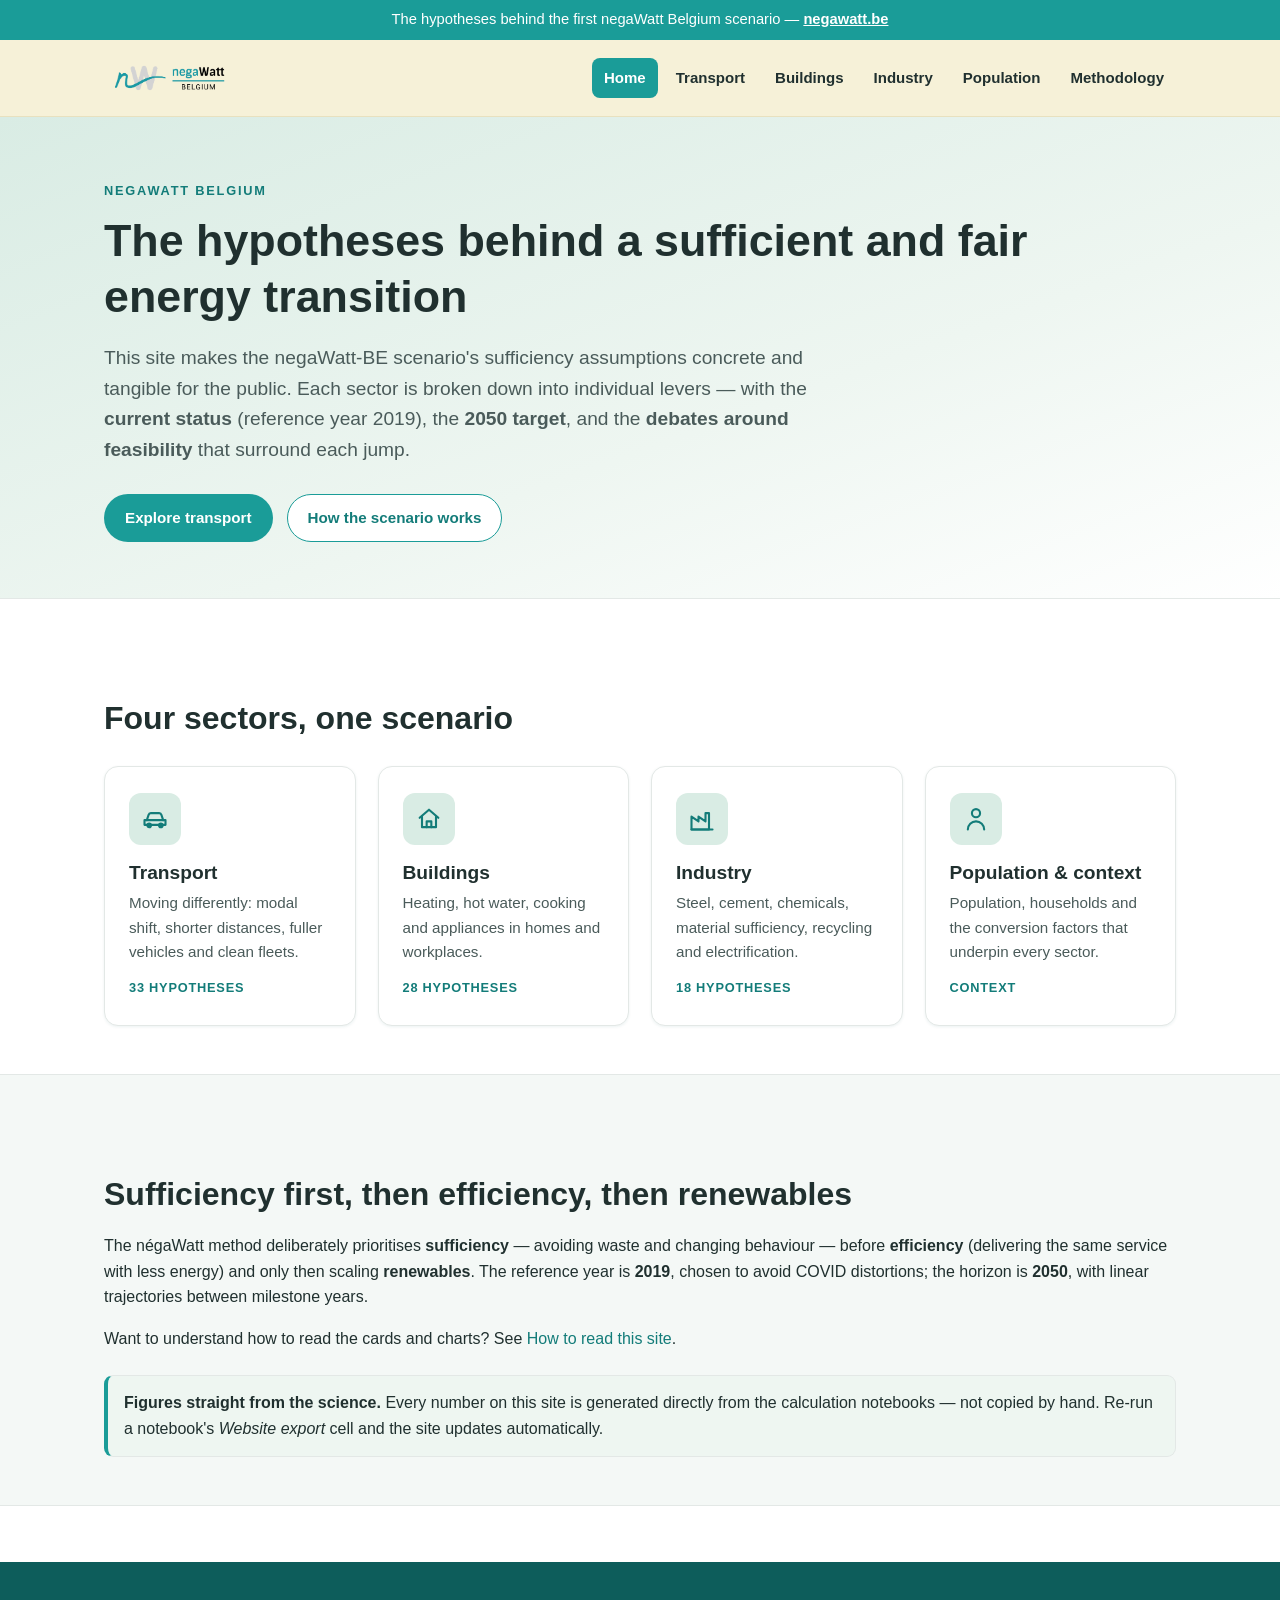
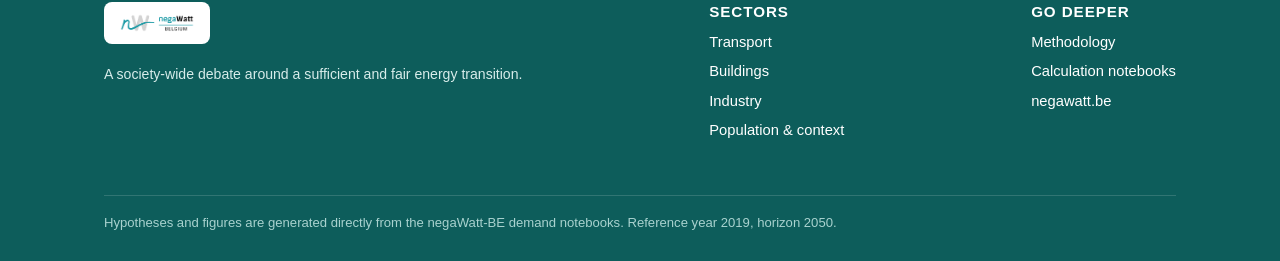
<file: website/index.html>
<!DOCTYPE html>
<html lang="en">
<head>
  <meta charset="utf-8">
  <meta name="viewport" content="width=device-width, initial-scale=1">
  <title>negaWatt Belgium &mdash; sufficiency hypotheses</title>
  <meta name="description" content="The sufficiency assumptions of the negaWatt Belgium scenario, made concrete and tangible sector by sector: current status, 2050 targets and feasibility debates.">
  <link rel="stylesheet" href="assets/css/styles.css">
</head>
<!-- data-base="" because this page lives at the website root; data-page highlights the nav -->
<body data-base="" data-page="home">

  <main>
    <div class="hero">
      <div class="container">
        <div class="eyebrow">negaWatt Belgium</div>
        <h1>The hypotheses behind a sufficient and fair energy transition</h1>
        <p class="lead">
          This site makes the negaWatt-BE scenario's sufficiency assumptions concrete and
          tangible for the public. Each sector is broken down into individual levers &mdash;
          with the <strong>current status</strong> (reference year 2019), the
          <strong>2050 target</strong>, and the <strong>debates around feasibility</strong>
          that surround each jump.
        </p>
        <div class="hero-actions">
          <a class="btn" href="sectors/transport.html">Explore transport</a>
          <a class="btn secondary" href="about.html">How the scenario works</a>
        </div>
      </div>
    </div>

    <section class="block">
      <div class="container">
        <h2>Four sectors, one scenario</h2>
        <div class="grid cols-4" style="margin-top: 28px;">
          <a class="sector-card" href="sectors/transport.html">
            <div class="sicon"><svg><use href="#i-car"></use></svg></div>
            <h3>Transport</h3>
            <p>Moving differently: modal shift, shorter distances, fuller vehicles and clean fleets.</p>
            <div class="count">33 hypotheses</div>
          </a>
          <a class="sector-card" href="sectors/buildings.html">
            <div class="sicon"><svg><use href="#i-home"></use></svg></div>
            <h3>Buildings</h3>
            <p>Heating, hot water, cooking and appliances in homes and workplaces.</p>
            <div class="count">28 hypotheses</div>
          </a>
          <a class="sector-card" href="sectors/industry.html">
            <div class="sicon"><svg><use href="#i-factory"></use></svg></div>
            <h3>Industry</h3>
            <p>Steel, cement, chemicals, material sufficiency, recycling and electrification.</p>
            <div class="count">18 hypotheses</div>
          </a>
          <a class="sector-card" href="sectors/population.html">
            <div class="sicon"><svg><use href="#i-people"></use></svg></div>
            <h3>Population &amp; context</h3>
            <p>Population, households and the conversion factors that underpin every sector.</p>
            <div class="count">Context</div>
          </a>
        </div>
      </div>
    </section>

    <section class="block alt">
      <div class="container">
        <h2>Sufficiency first, then efficiency, then renewables</h2>
        <p>
          The négaWatt method deliberately prioritises <strong>sufficiency</strong> &mdash;
          avoiding waste and changing behaviour &mdash; before <strong>efficiency</strong>
          (delivering the same service with less energy) and only then scaling
          <strong>renewables</strong>. The reference year is <strong>2019</strong>, chosen to
          avoid COVID distortions; the horizon is <strong>2050</strong>, with linear
          trajectories between milestone years.
        </p>
        <p style="margin-top: 16px;">
          Want to understand how to read the cards and charts?
          See <a href="about.html">How to read this site</a>.
        </p>
        <div class="note" style="margin-top: 24px;">
          <strong>Figures straight from the science.</strong> Every number on this site is
          generated directly from the calculation notebooks &mdash; not copied by hand.
          Re-run a notebook's <em>Website export</em> cell and the site updates automatically.
        </div>
      </div>
    </section>
  </main>

  <script src="assets/js/nav.js"></script>
</body>
</html>
</file>
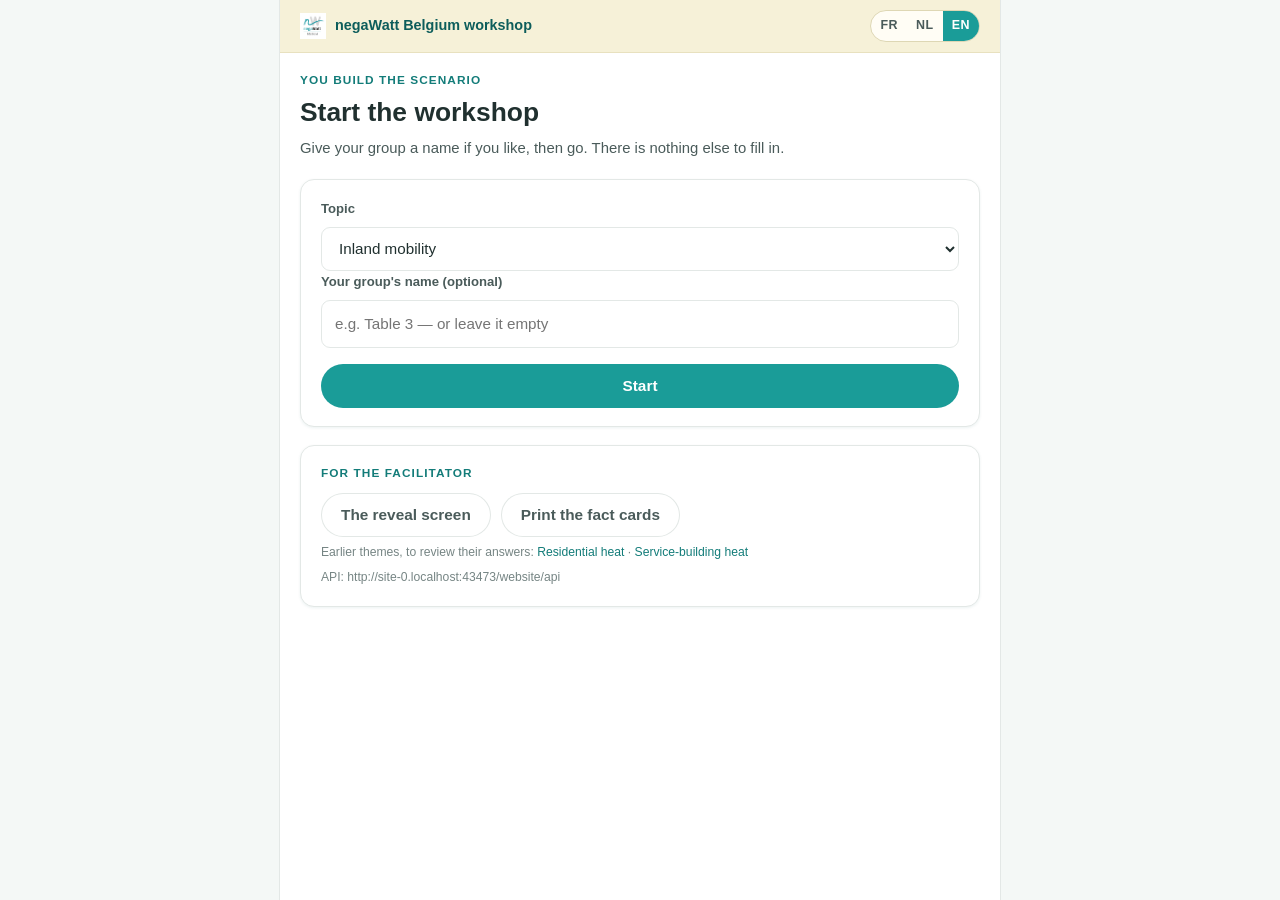
<file: website/workshop/index.html>
<!-- negaWatt Belgium — workshop entry point: pick a topic and start. -->
<meta charset="utf-8">
<meta name="viewport" content="width=device-width, initial-scale=1, viewport-fit=cover">
<meta name="robots" content="noindex, nofollow">
<title>Atelier négaWatt — négaWatt Belgium workshop</title>
<link rel="stylesheet" href="../assets/css/styles.css">
<link rel="stylesheet" href="../assets/css/workshop.css">

<body class="ws-body">
<div class="ws-shell">

  <div class="ws-topbar">
    <span class="ws-topbar__brand">
      <img src="../assets/img/nW_BE_logo_square.png" alt="négaWatt Belgium">
      <span data-ui="app.title"></span>
    </span>
    <span class="ws-topbar__spacer"></span>
    <div class="ws-lang" id="lang-switch" role="group"></div>
  </div>

  <main class="ws-main">

    <div>
      <p class="ws-eyebrow" data-ui="app.tagline"></p>
      <h1 class="ws-question" data-ui="start.title"></h1>
      <p class="ws-subtitle" data-ui="start.lead"></p>
    </div>

    <div class="ws-panel">
      <!-- hidden when the content bundle carries a single topic: nothing to pick -->
      <div class="ws-field ws-hidden" id="topic-field">
        <label for="topic" data-ui="start.topicLabel"></label>
        <select class="ws-input" id="topic"></select>
      </div>
      <div class="ws-field" id="name-field">
        <label for="name" data-ui="start.groupLabel"></label>
        <input class="ws-input" id="name" maxlength="80" autocomplete="off">
      </div>
      <p class="ws-note ws-note--warn ws-hidden" id="error" style="margin-top:14px"></p>
      <button class="ws-btn" id="btn-start" style="margin-top:16px;width:100%"
              data-ui="start.go"></button>
    </div>

    <!-- For whoever runs the room. Not a participant destination, but there is no
         separate console any more, so the two links live here. -->
    <div class="ws-panel">
      <p class="ws-eyebrow" data-ui="start.facilitator"></p>
      <div style="display:flex;gap:10px;flex-wrap:wrap;margin-top:10px">
        <a class="ws-btn ws-btn--ghost" id="link-reveal" style="text-align:center;
           line-height:44px;text-decoration:none" data-ui="start.openReveal"></a>
        <a class="ws-btn ws-btn--ghost" id="link-cards" style="text-align:center;
           line-height:44px;text-decoration:none" data-ui="start.printCards"></a>
      </div>
      <!-- themes kept out of the current line-up: their reveal still shows the
           sittings that played them (programme.yaml, D69) -->
      <p class="ws-help ws-hidden" id="archived-themes"></p>
      <p class="ws-help" id="api-note"></p>
    </div>

  </main>
</div>

<!-- One file per sector; a topic names its sector in workshop_content.js.
     Add a line here when a new sector gets a workshop topic. -->
<script src="../data/levers_transport.js"></script>
<script src="../data/levers_buildings.js"></script>
<script src="../data/workshop_content.js"></script>
<script src="../assets/js/workshop/i18n.js"></script>
<script src="../assets/js/workshop/api.js"></script>
<script src="../assets/js/workshop/join.js"></script>
</body>
</file>
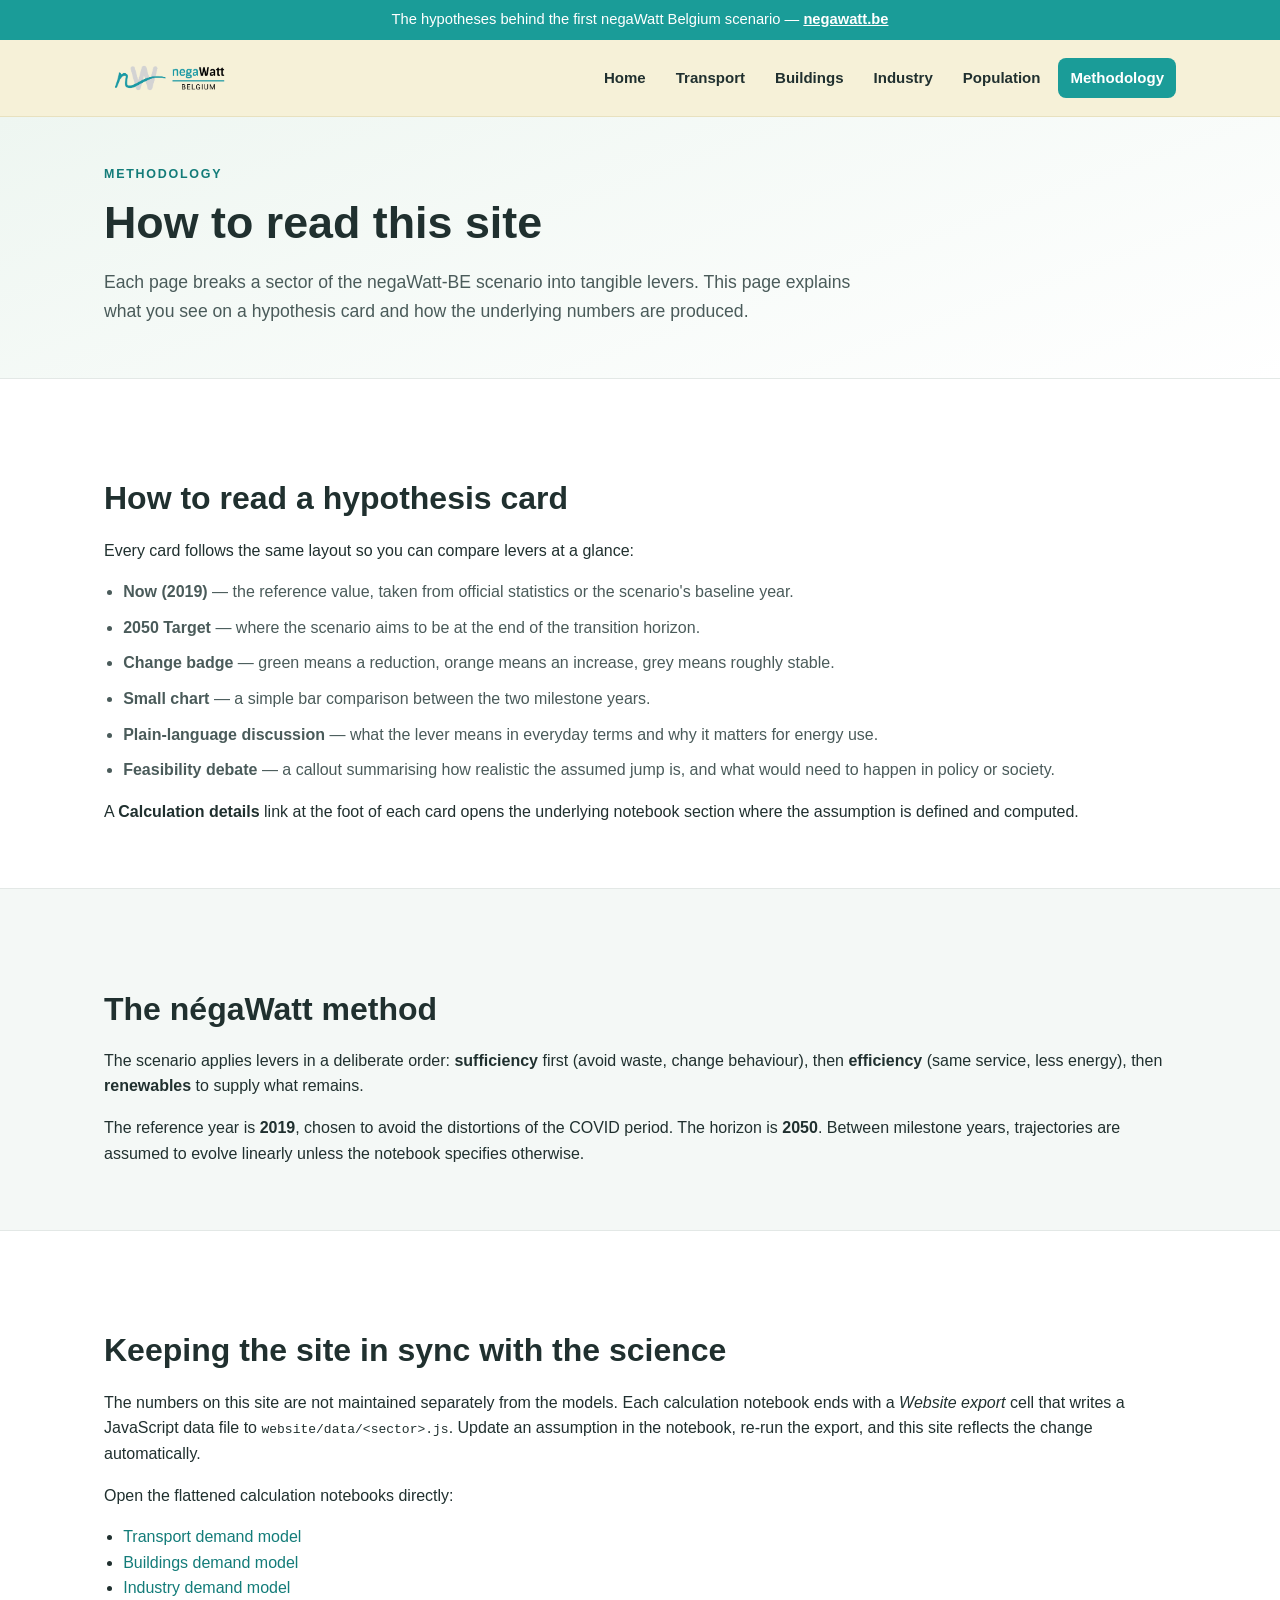
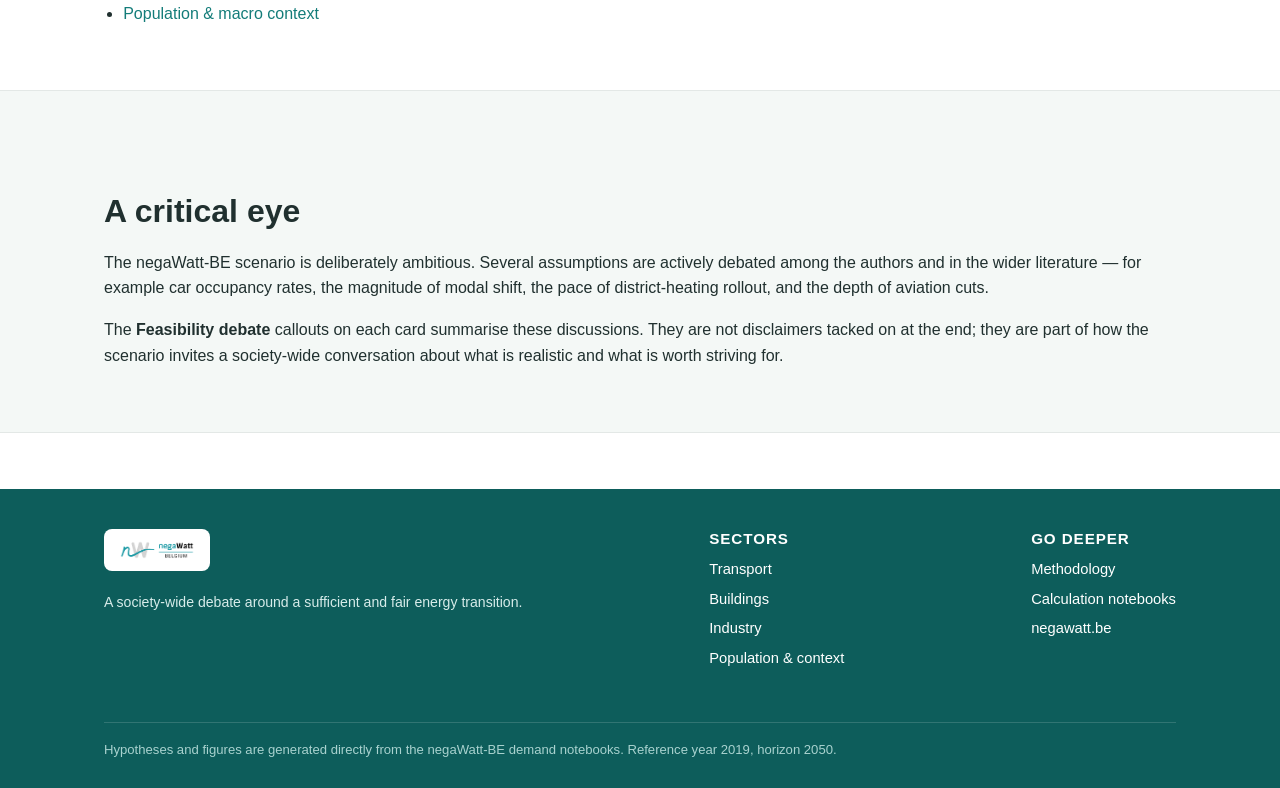
<file: website/about.html>
<!DOCTYPE html>
<html lang="en">
<head>
  <meta charset="utf-8">
  <meta name="viewport" content="width=device-width, initial-scale=1">
  <title>Methodology &mdash; negaWatt Belgium sufficiency hypotheses</title>
  <meta name="description" content="How to read the negaWatt Belgium sufficiency hypothesis cards: values, charts, feasibility debates and the link to the calculation notebooks.">
  <link rel="stylesheet" href="assets/css/styles.css">
</head>
<body data-base="" data-page="about">

  <main>
    <div class="page-head">
      <div class="container">
        <div class="eyebrow">Methodology</div>
        <h1>How to read this site</h1>
        <p class="lead">
          Each page breaks a sector of the negaWatt-BE scenario into tangible levers.
          This page explains what you see on a hypothesis card and how the underlying
          numbers are produced.
        </p>
      </div>
    </div>

    <section class="block">
      <div class="container">
        <h2>How to read a hypothesis card</h2>
        <p>
          Every card follows the same layout so you can compare levers at a glance:
        </p>
        <ul style="margin-top: 16px; padding-left: 1.2rem; color: var(--ink-soft);">
          <li style="margin-bottom: 10px;">
            <strong>Now (2019)</strong> &mdash; the reference value, taken from official
            statistics or the scenario's baseline year.
          </li>
          <li style="margin-bottom: 10px;">
            <strong>2050 Target</strong> &mdash; where the scenario aims to be at the end
            of the transition horizon.
          </li>
          <li style="margin-bottom: 10px;">
            <strong>Change badge</strong> &mdash; green means a reduction, orange means an
            increase, grey means roughly stable.
          </li>
          <li style="margin-bottom: 10px;">
            <strong>Small chart</strong> &mdash; a simple bar comparison between the two
            milestone years.
          </li>
          <li style="margin-bottom: 10px;">
            <strong>Plain-language discussion</strong> &mdash; what the lever means in
            everyday terms and why it matters for energy use.
          </li>
          <li style="margin-bottom: 10px;">
            <strong>Feasibility debate</strong> &mdash; a callout summarising how realistic
            the assumed jump is, and what would need to happen in policy or society.
          </li>
        </ul>
        <p style="margin-top: 16px;">
          A <strong>Calculation details</strong> link at the foot of each card opens the
          underlying notebook section where the assumption is defined and computed.
        </p>
      </div>
    </section>

    <section class="block alt">
      <div class="container">
        <h2>The négaWatt method</h2>
        <p>
          The scenario applies levers in a deliberate order:
          <strong>sufficiency</strong> first (avoid waste, change behaviour),
          then <strong>efficiency</strong> (same service, less energy),
          then <strong>renewables</strong> to supply what remains.
        </p>
        <p style="margin-top: 16px;">
          The reference year is <strong>2019</strong>, chosen to avoid the distortions of
          the COVID period. The horizon is <strong>2050</strong>. Between milestone years,
          trajectories are assumed to evolve linearly unless the notebook specifies otherwise.
        </p>
      </div>
    </section>

    <section class="block">
      <div class="container">
        <h2>Keeping the site in sync with the science</h2>
        <p>
          The numbers on this site are not maintained separately from the models. Each
          calculation notebook ends with a <em>Website export</em> cell that writes a
          JavaScript data file to <code>website/data/&lt;sector&gt;.js</code>. Update an
          assumption in the notebook, re-run the export, and this site reflects the change
          automatically.
        </p>
        <p style="margin-top: 16px;">
          Open the flattened calculation notebooks directly:
        </p>
        <ul style="margin-top: 12px; padding-left: 1.2rem;">
          <li><a href="notebooks/nW_BE_demand_model_transports.html">Transport demand model</a></li>
          <li><a href="notebooks/nW_BE_demand_model_buildings.html">Buildings demand model</a></li>
          <li><a href="notebooks/nW_BE_demand_model_industry.html">Industry demand model</a></li>
          <li><a href="notebooks/nW_BE_demand_model_macro.html">Population &amp; macro context</a></li>
        </ul>
      </div>
    </section>

    <section class="block alt">
      <div class="container">
        <h2>A critical eye</h2>
        <p>
          The negaWatt-BE scenario is deliberately ambitious. Several assumptions are
          actively debated among the authors and in the wider literature &mdash; for example
          car occupancy rates, the magnitude of modal shift, the pace of district-heating
          rollout, and the depth of aviation cuts.
        </p>
        <p style="margin-top: 16px;">
          The <strong>Feasibility debate</strong> callouts on each card summarise these
          discussions. They are not disclaimers tacked on at the end; they are part of how
          the scenario invites a society-wide conversation about what is realistic and what
          is worth striving for.
        </p>
      </div>
    </section>
  </main>

  <script src="assets/js/nav.js"></script>
</body>
</html>
</file>
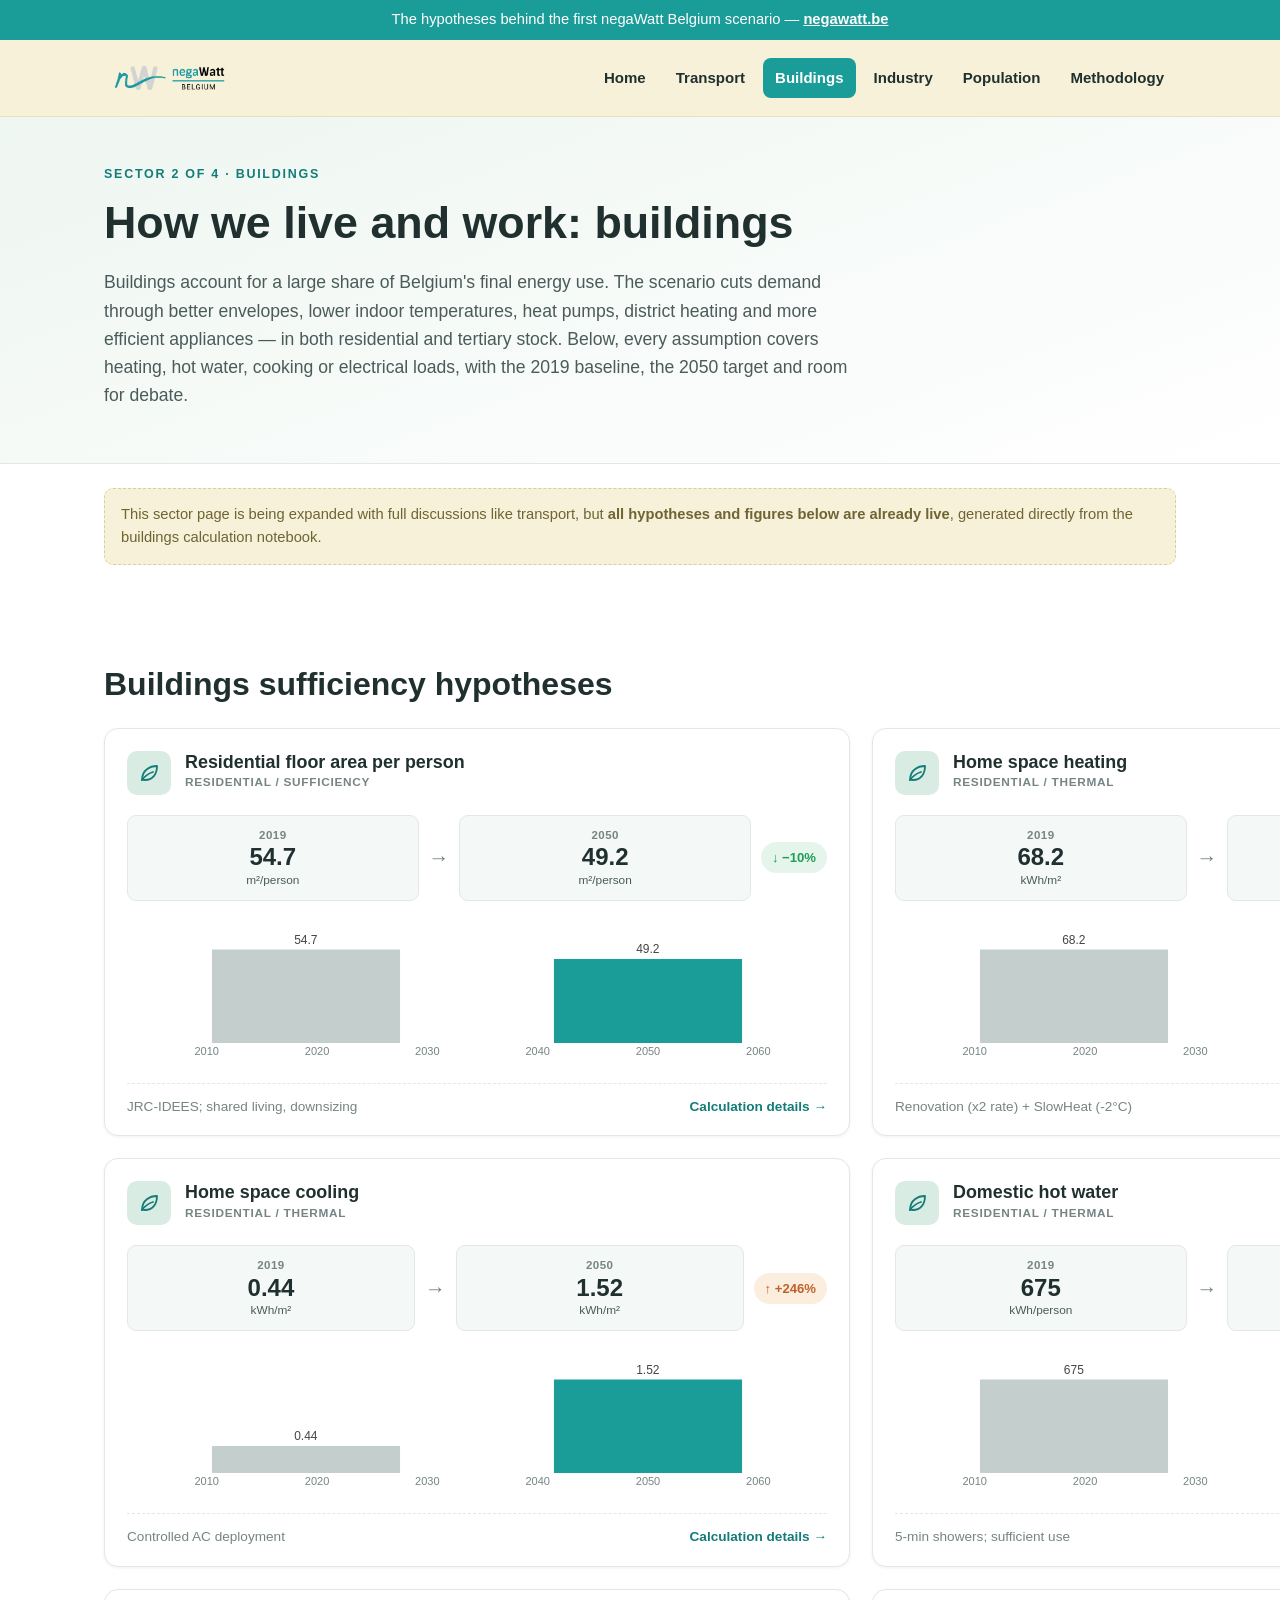
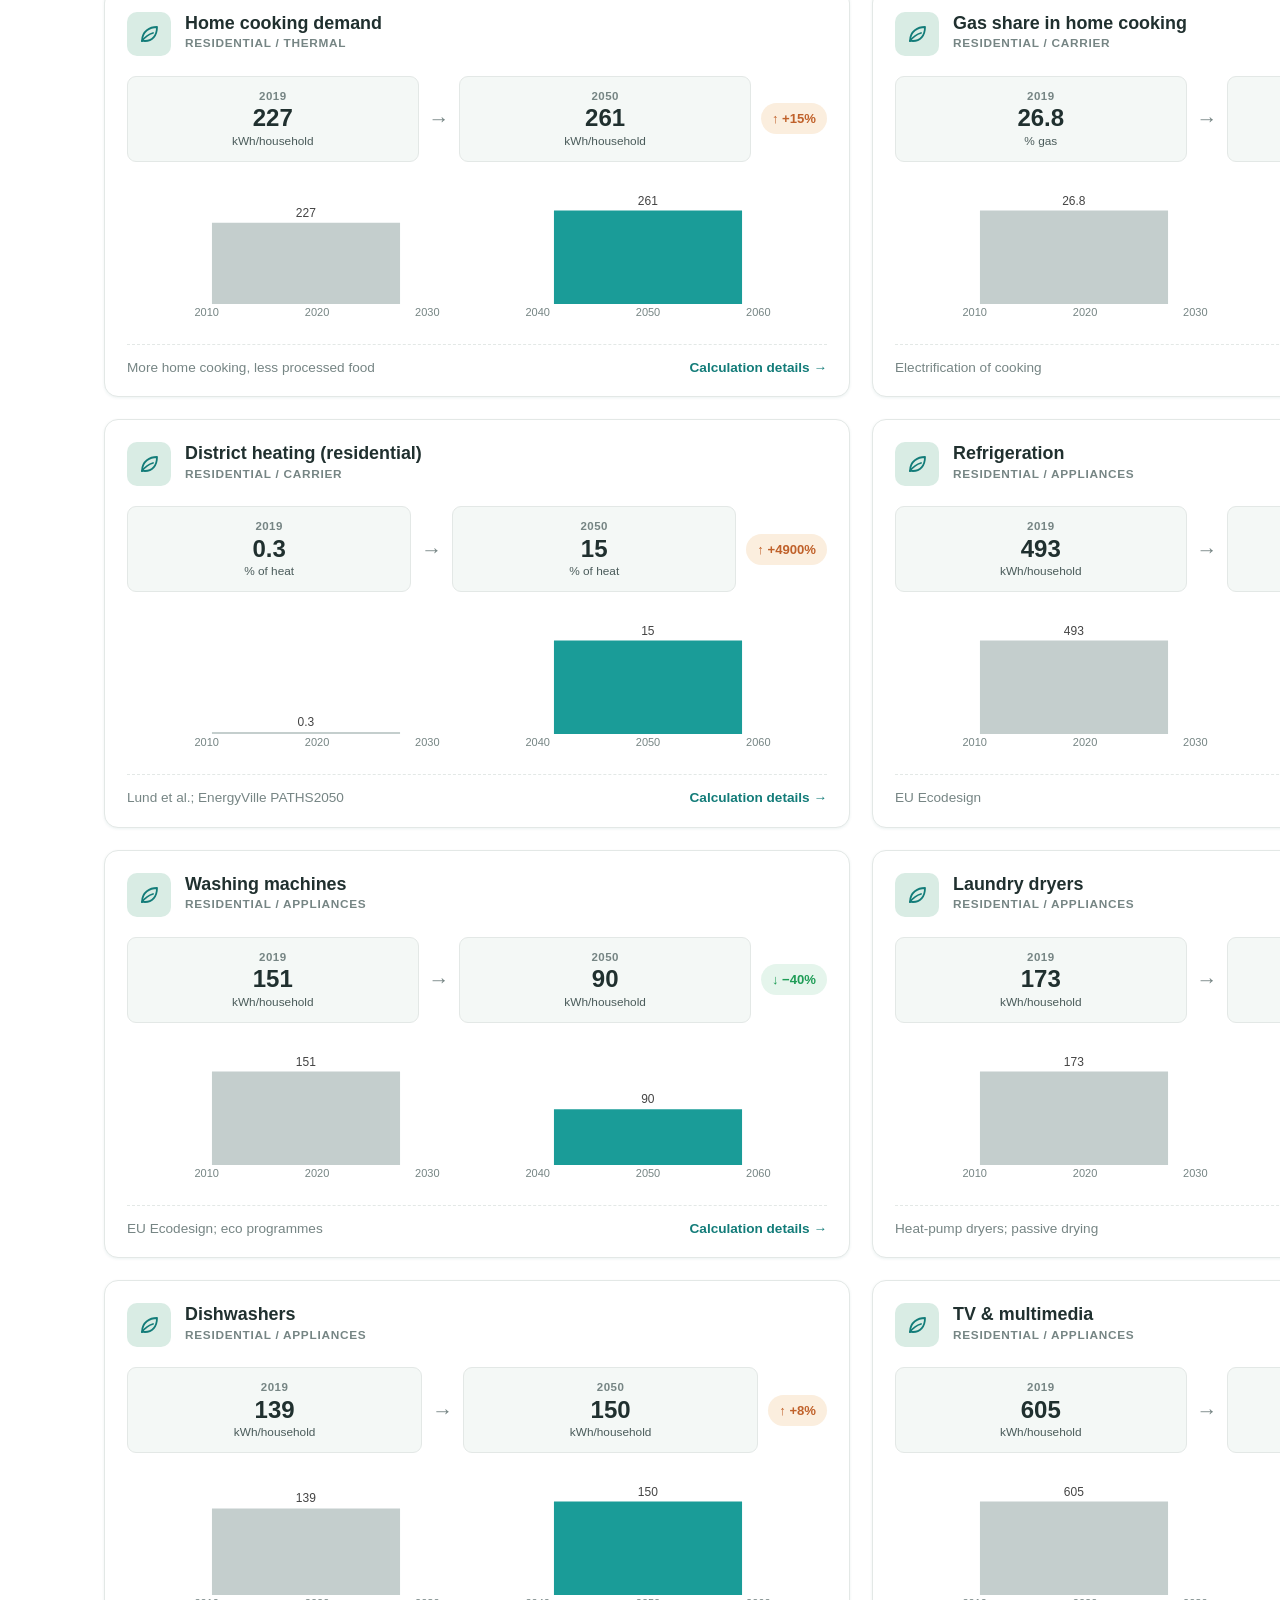
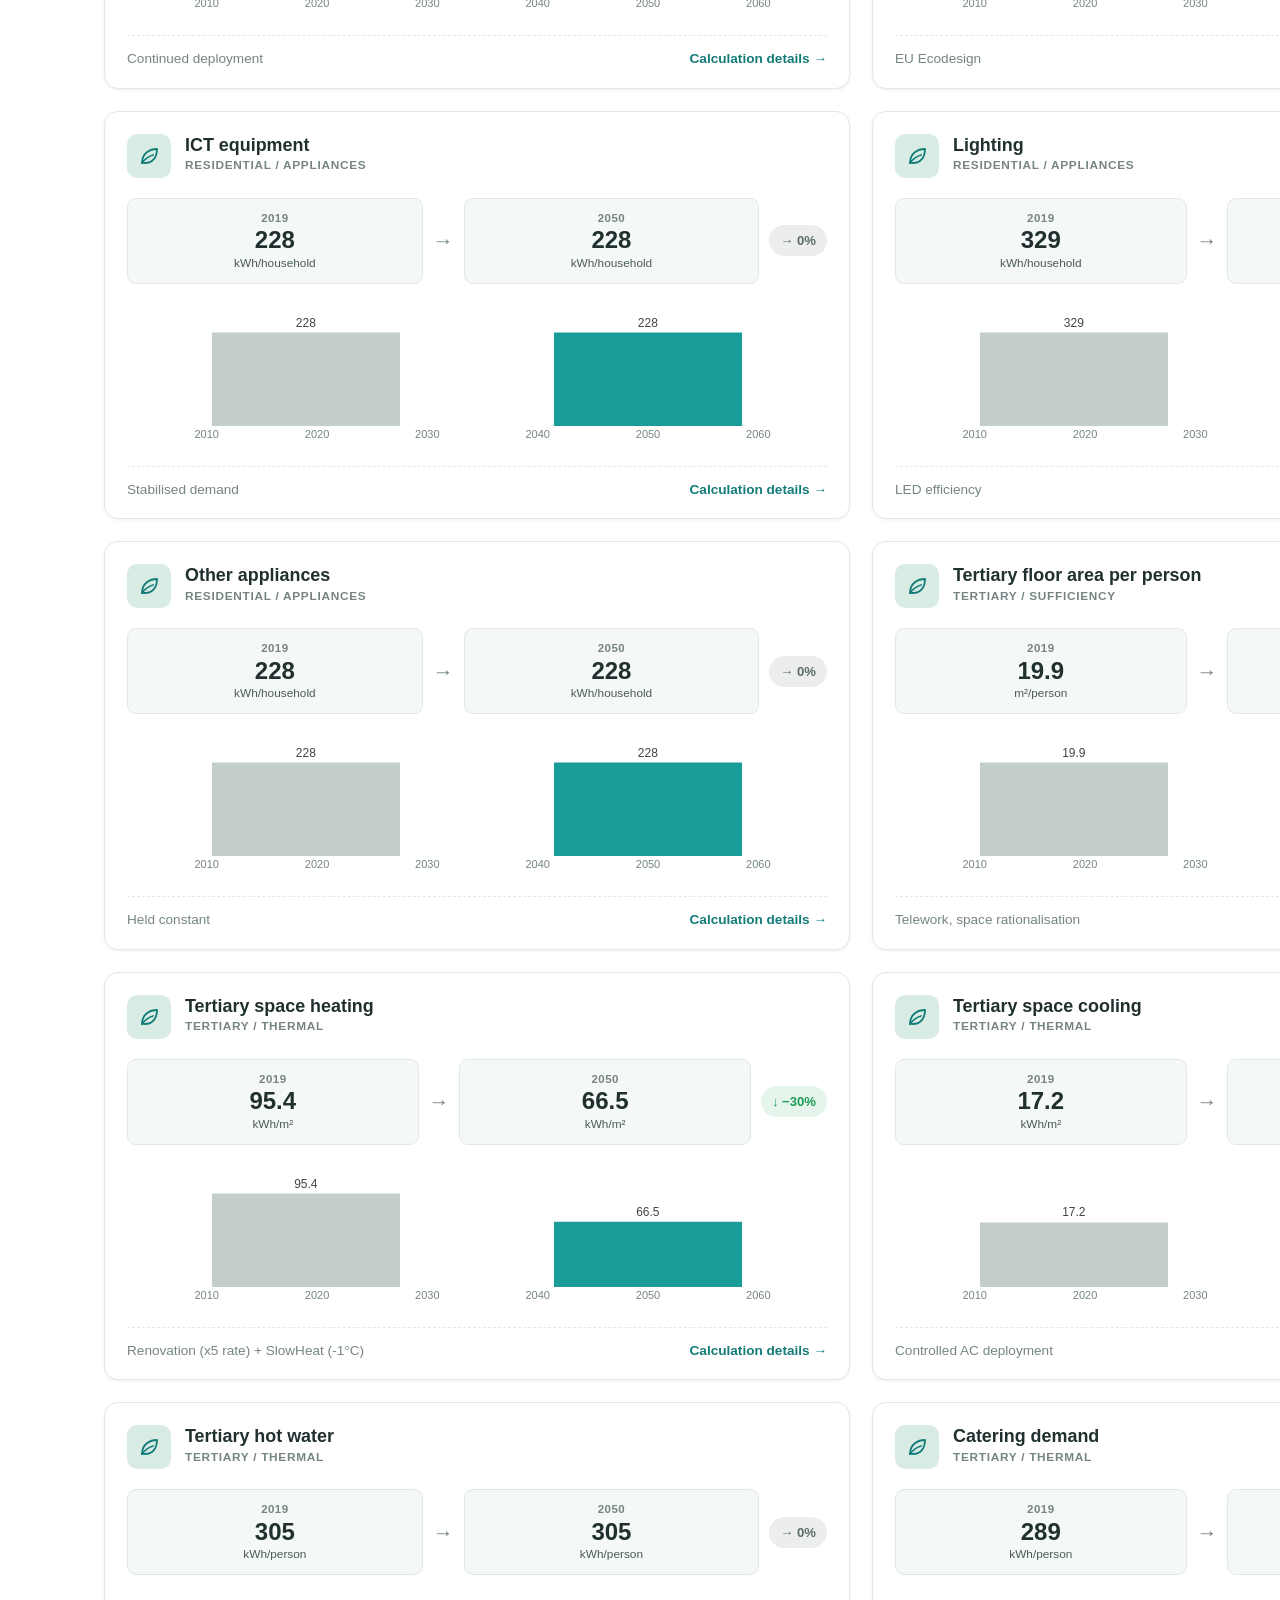
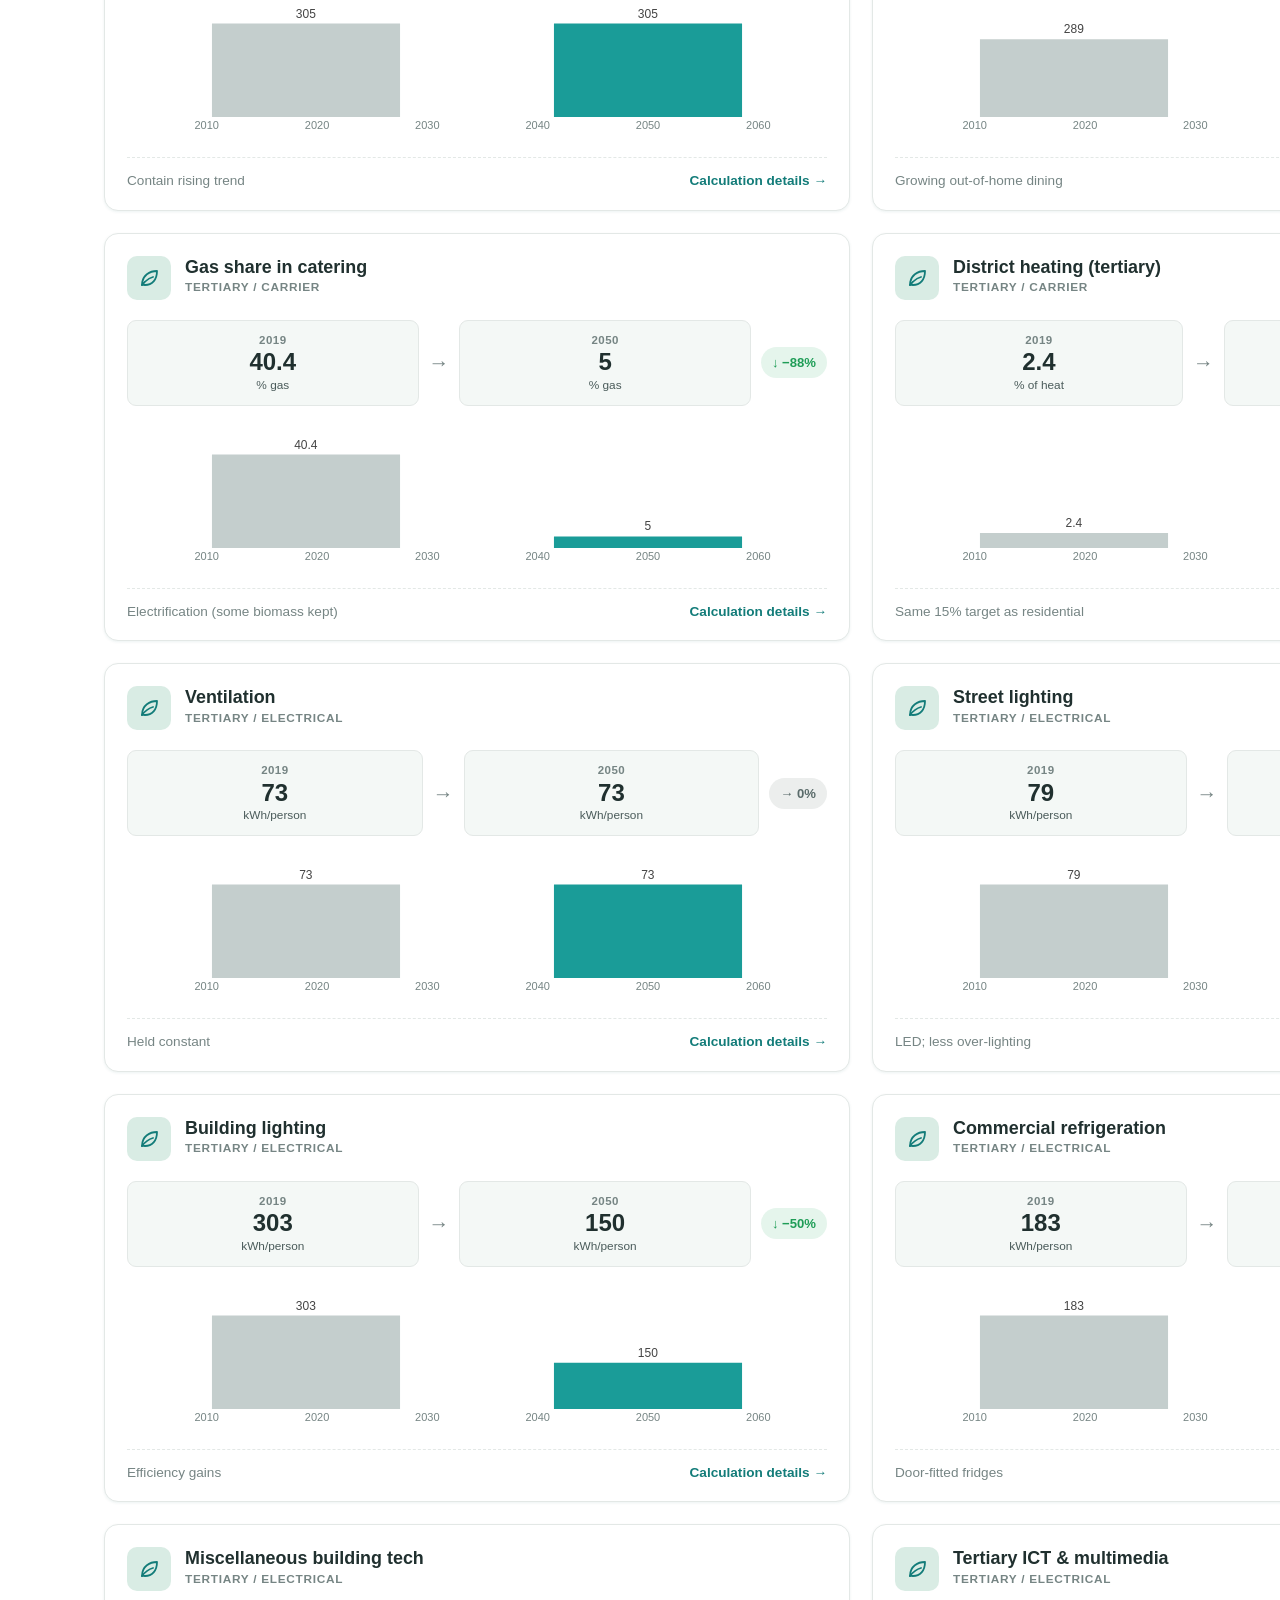
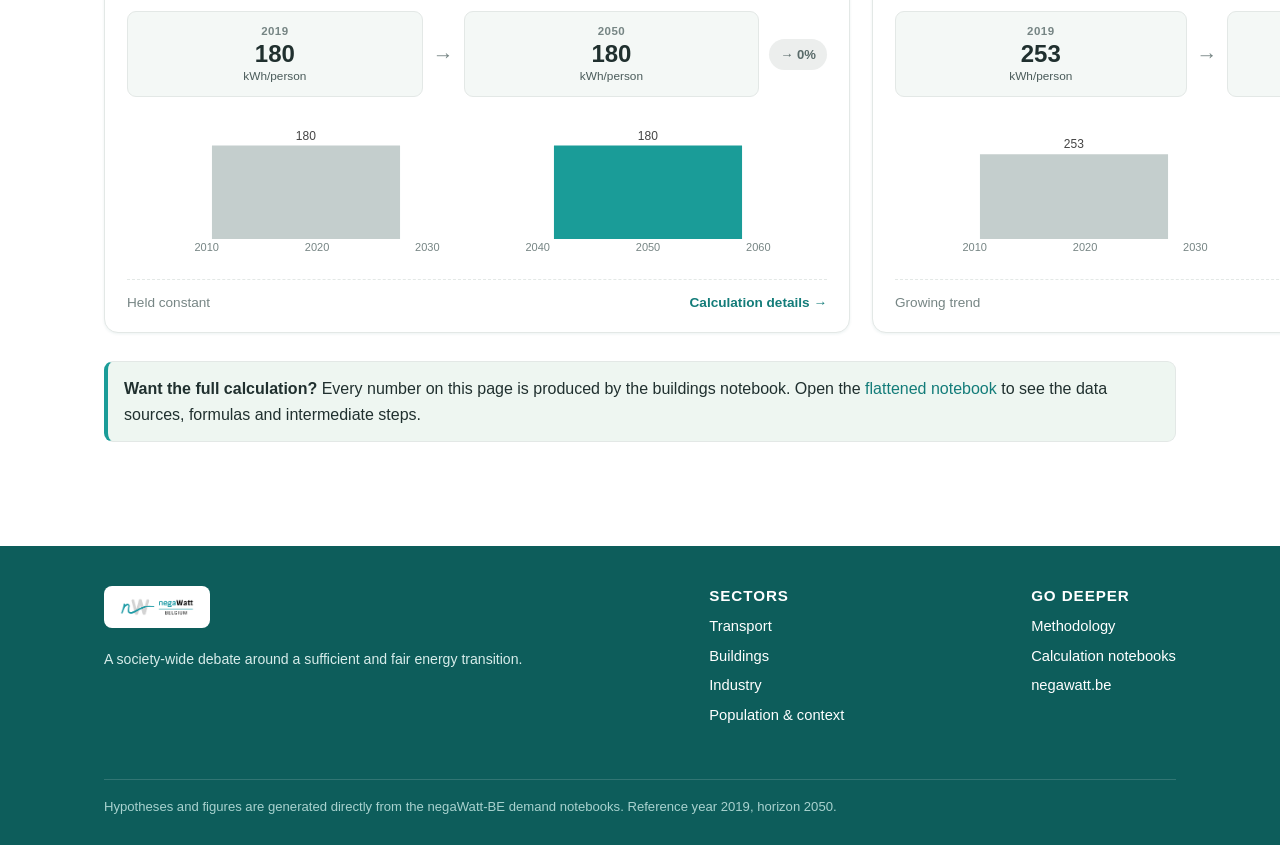
<file: website/sectors/buildings.html>
<!DOCTYPE html>
<html lang="en">
<head>
  <meta charset="utf-8">
  <meta name="viewport" content="width=device-width, initial-scale=1">
  <title>Buildings &mdash; negaWatt Belgium sufficiency hypotheses</title>
  <meta name="description" content="The buildings sufficiency hypotheses of the negaWatt Belgium scenario: heating, hot water, appliances and district heating from 2019 to 2050.">
  <link rel="stylesheet" href="../assets/css/styles.css">
</head>
<body data-base="../" data-page="buildings">

  <main>
    <div class="page-head">
      <div class="container">
        <div class="eyebrow">Sector 2 of 4 &middot; Buildings</div>
        <h1>How we live and work: buildings</h1>
        <p class="lead">
          Buildings account for a large share of Belgium's final energy use. The scenario
          cuts demand through better envelopes, lower indoor temperatures, heat pumps,
          district heating and more efficient appliances &mdash; in both residential and
          tertiary stock. Below, every assumption covers heating, hot water, cooking or
          electrical loads, with the 2019 baseline, the 2050 target and room for debate.
        </p>
      </div>
    </div>

    <div class="container" style="padding-top: 24px;">
      <div class="stub-banner">
        This sector page is being expanded with full discussions like transport, but
        <strong>all hypotheses and figures below are already live</strong>, generated
        directly from the buildings calculation notebook.
      </div>
    </div>

    <section class="block">
      <div class="container">
        <h2>Buildings sufficiency hypotheses</h2>
        <div data-hyp-list="buildings" style="margin-top: 24px;"></div>
        <div class="note" style="margin-top: 28px;">
          <strong>Want the full calculation?</strong> Every number on this page is produced
          by the buildings notebook. Open the
          <a href="../notebooks/nW_BE_demand_model_buildings.html">flattened notebook</a>
          to see the data sources, formulas and intermediate steps.
        </div>
      </div>
    </section>
  </main>

  <script src="../data/buildings.js"></script>
  <script src="../assets/js/plotly.min.js"></script>
  <script src="../assets/js/render.js"></script>
  <script src="../assets/js/nav.js"></script>
</body>
</html>
</file>
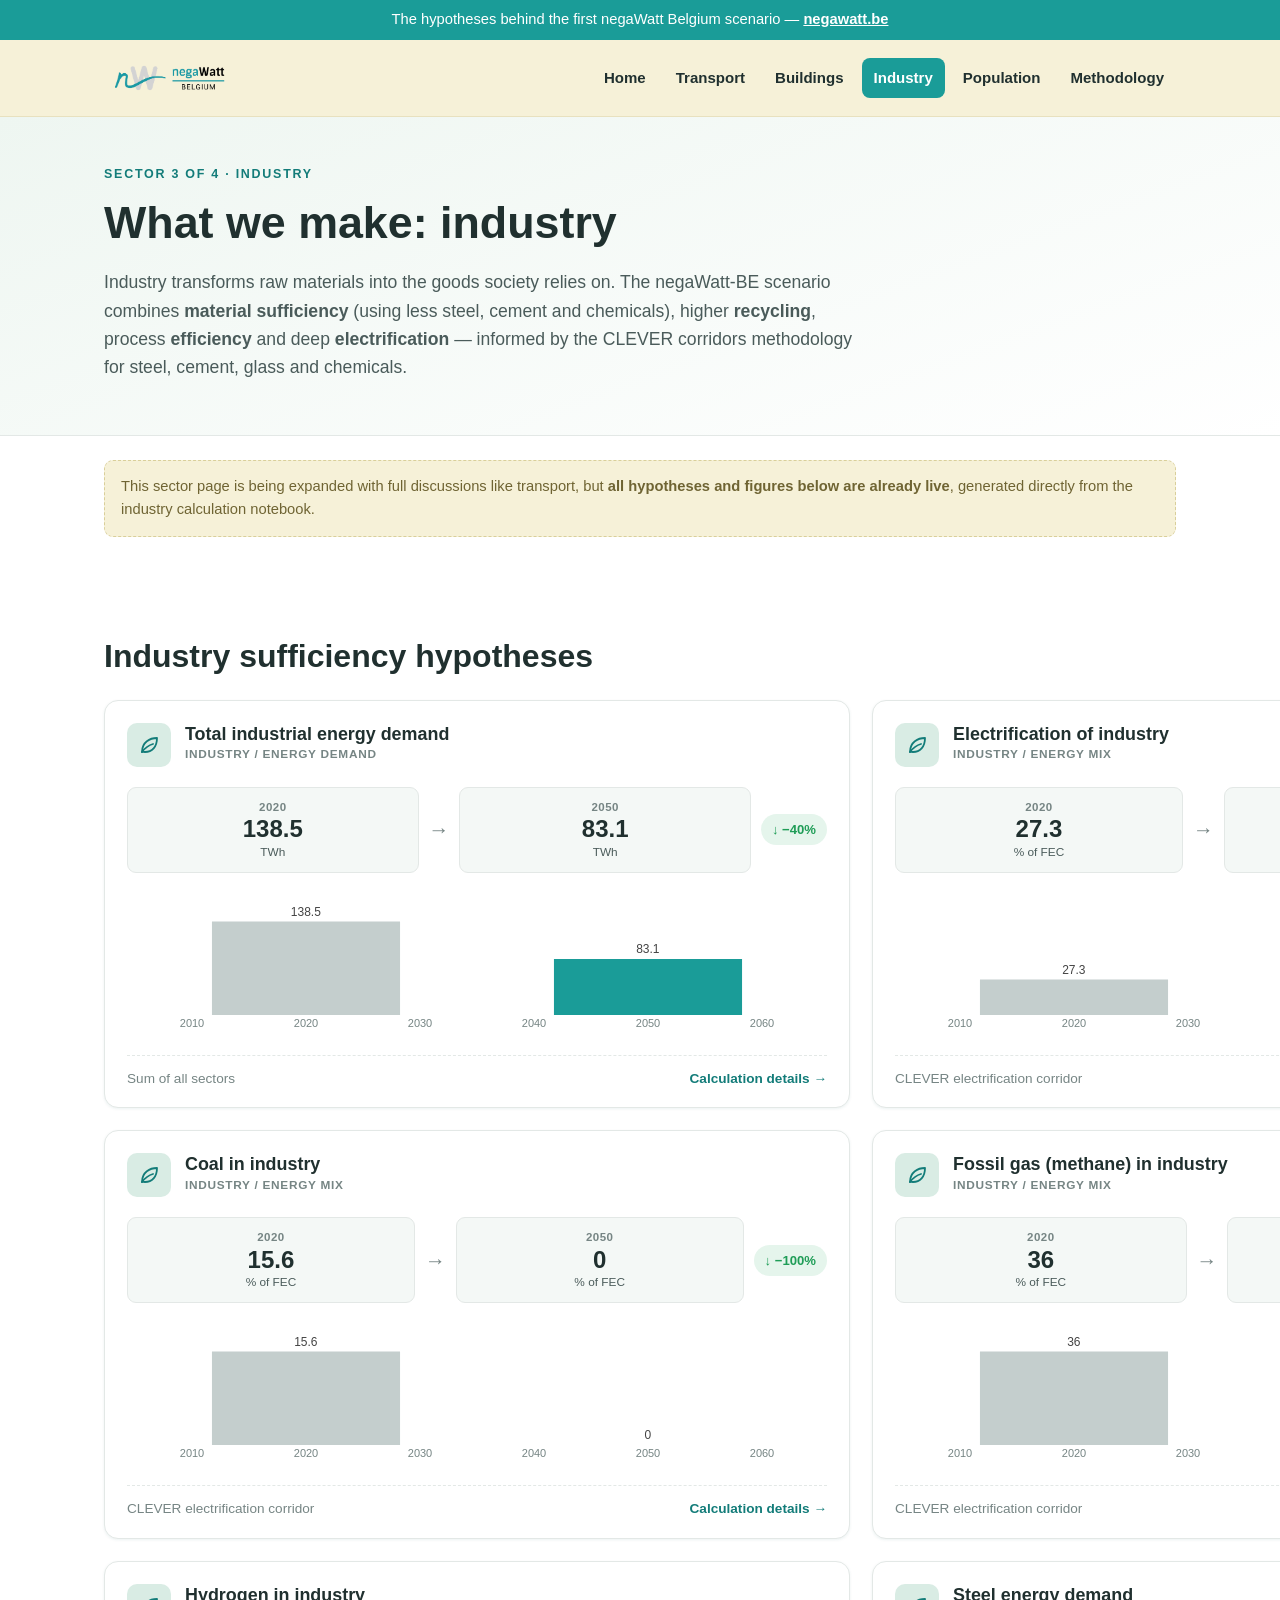
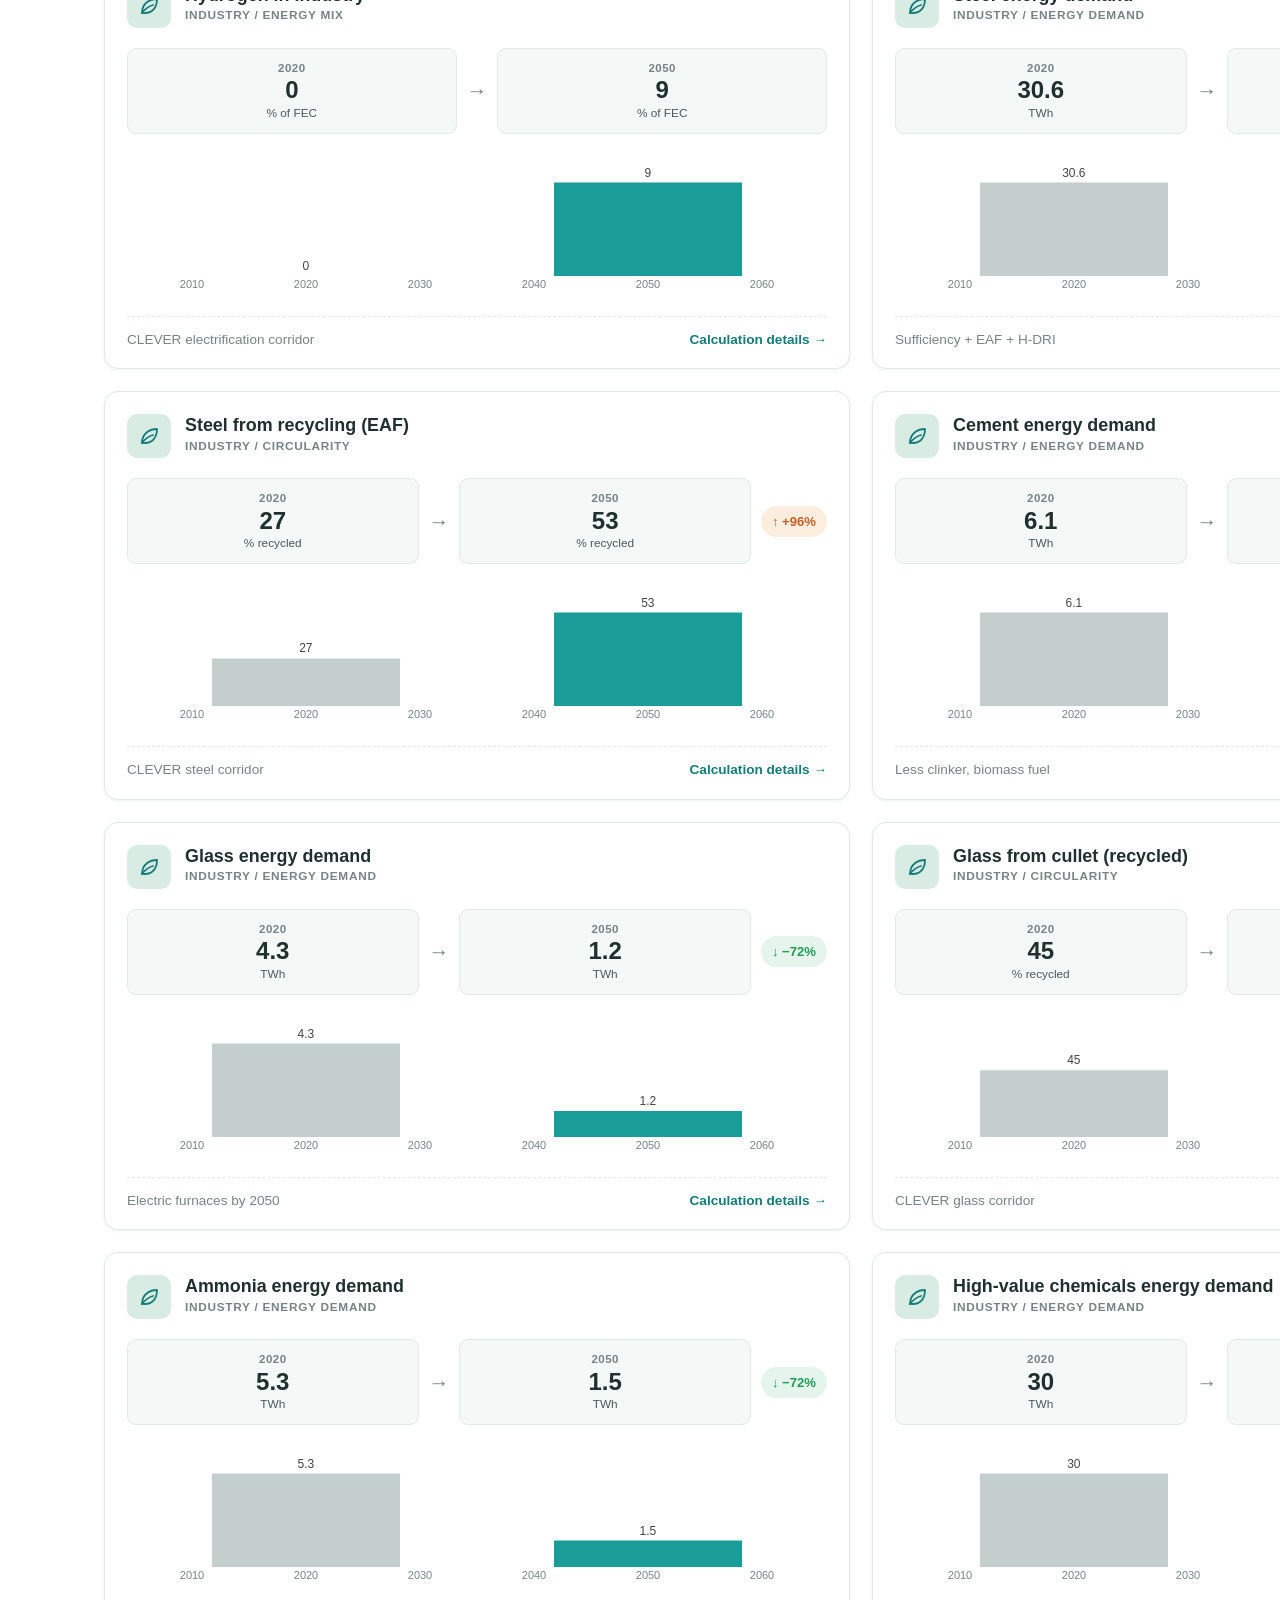
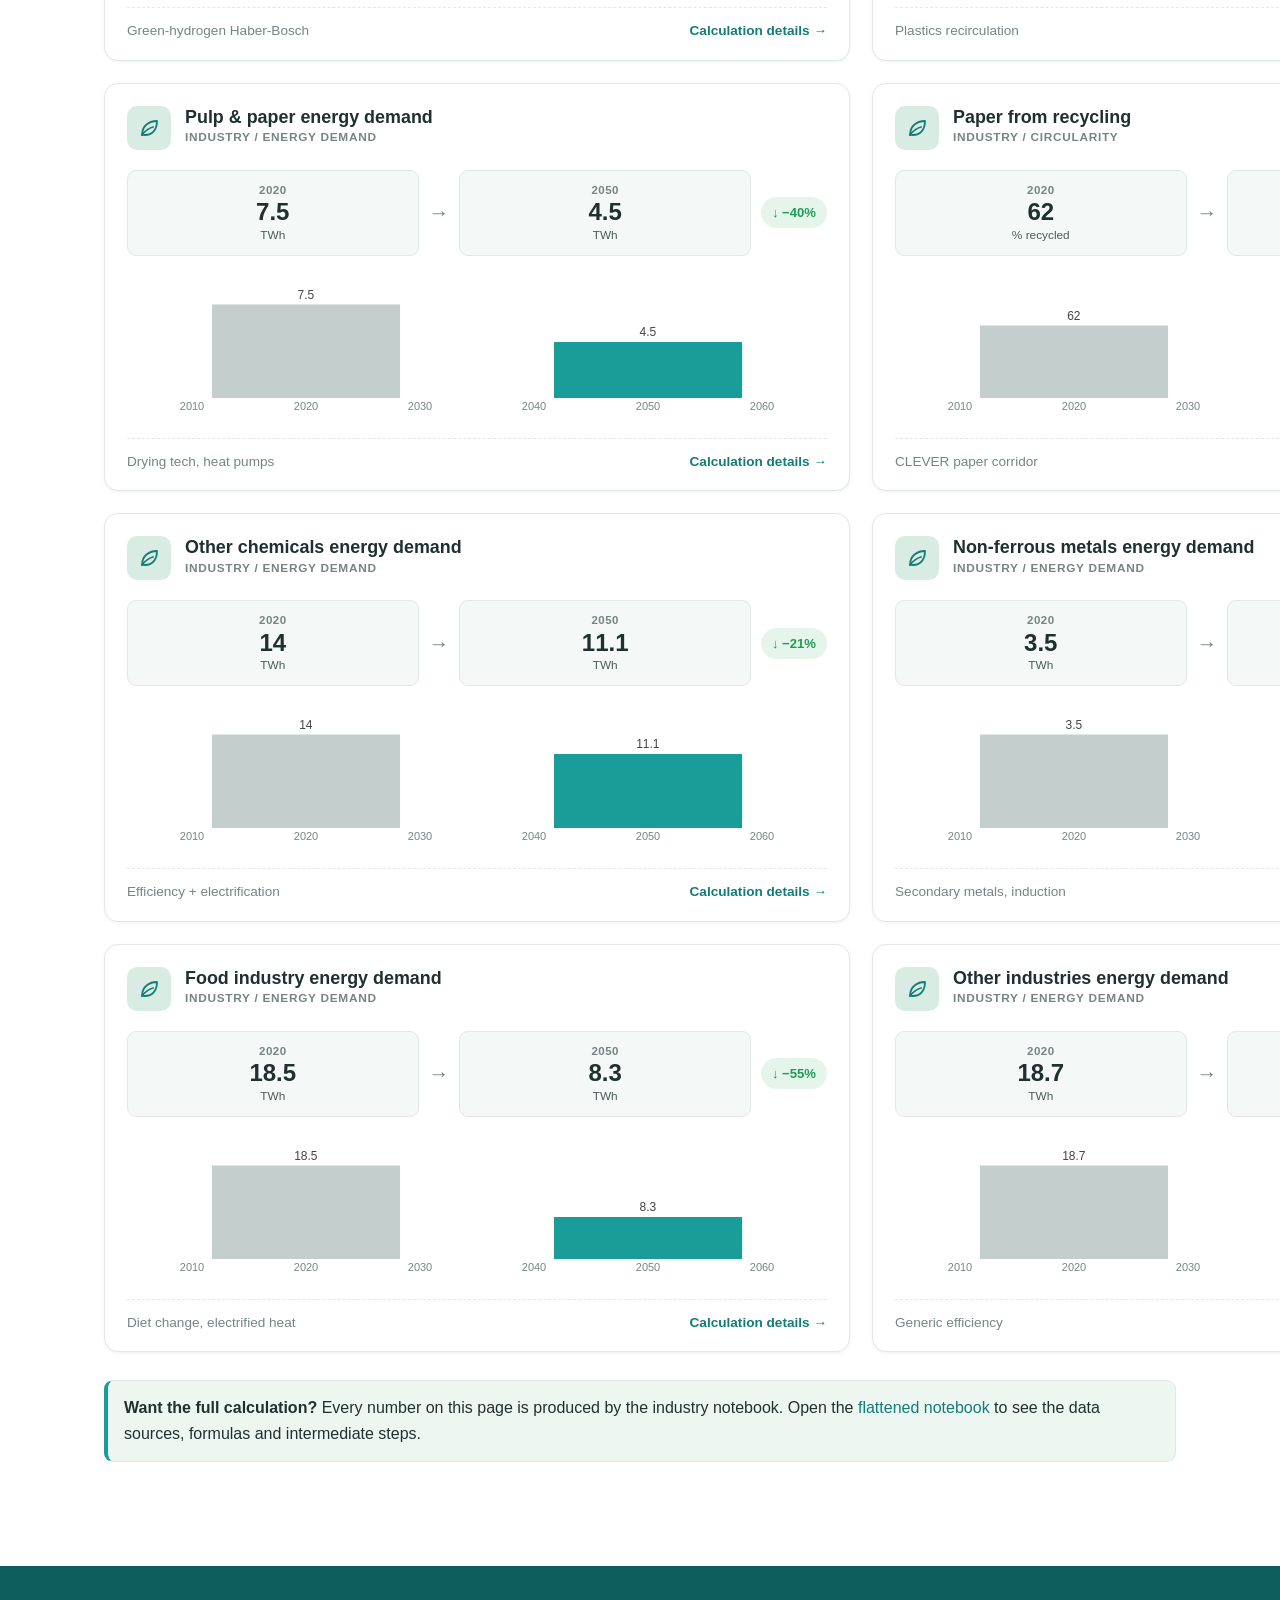
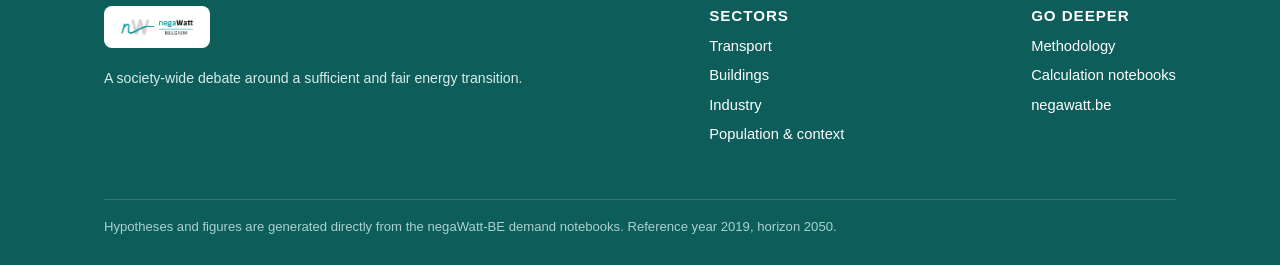
<file: website/sectors/industry.html>
<!DOCTYPE html>
<html lang="en">
<head>
  <meta charset="utf-8">
  <meta name="viewport" content="width=device-width, initial-scale=1">
  <title>Industry &mdash; negaWatt Belgium sufficiency hypotheses</title>
  <meta name="description" content="The industry sufficiency hypotheses of the negaWatt Belgium scenario: steel, cement, chemicals, material sufficiency, recycling and electrification.">
  <link rel="stylesheet" href="../assets/css/styles.css">
</head>
<body data-base="../" data-page="industry">

  <main>
    <div class="page-head">
      <div class="container">
        <div class="eyebrow">Sector 3 of 4 &middot; Industry</div>
        <h1>What we make: industry</h1>
        <p class="lead">
          Industry transforms raw materials into the goods society relies on. The
          negaWatt-BE scenario combines <strong>material sufficiency</strong> (using less
          steel, cement and chemicals), higher <strong>recycling</strong>, process
          <strong>efficiency</strong> and deep <strong>electrification</strong> &mdash;
          informed by the CLEVER corridors methodology for steel, cement, glass and
          chemicals.
        </p>
      </div>
    </div>

    <div class="container" style="padding-top: 24px;">
      <div class="stub-banner">
        This sector page is being expanded with full discussions like transport, but
        <strong>all hypotheses and figures below are already live</strong>, generated
        directly from the industry calculation notebook.
      </div>
    </div>

    <section class="block">
      <div class="container">
        <h2>Industry sufficiency hypotheses</h2>
        <div data-hyp-list="industry" style="margin-top: 24px;"></div>
        <div class="note" style="margin-top: 28px;">
          <strong>Want the full calculation?</strong> Every number on this page is produced
          by the industry notebook. Open the
          <a href="../notebooks/nW_BE_demand_model_industry.html">flattened notebook</a>
          to see the data sources, formulas and intermediate steps.
        </div>
      </div>
    </section>
  </main>

  <script src="../data/industry.js"></script>
  <script src="../assets/js/plotly.min.js"></script>
  <script src="../assets/js/render.js"></script>
  <script src="../assets/js/nav.js"></script>
</body>
</html>
</file>
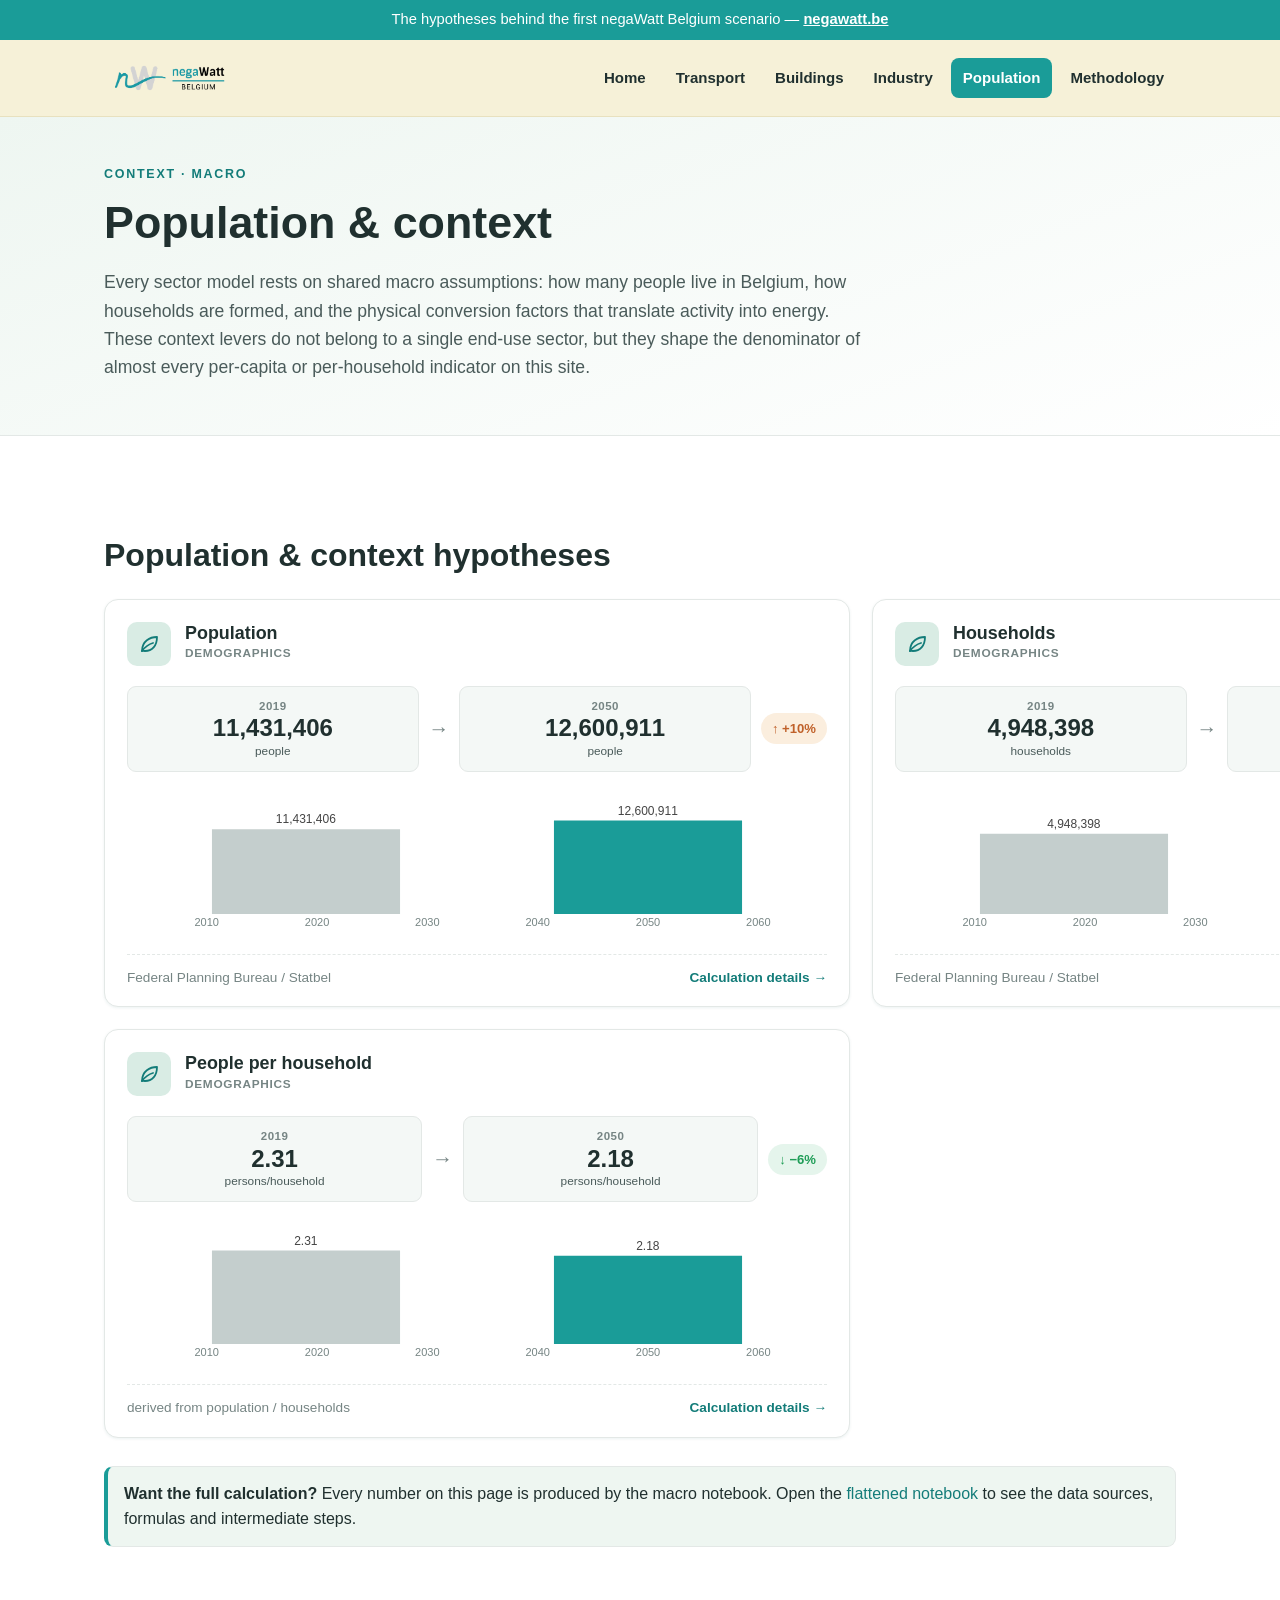
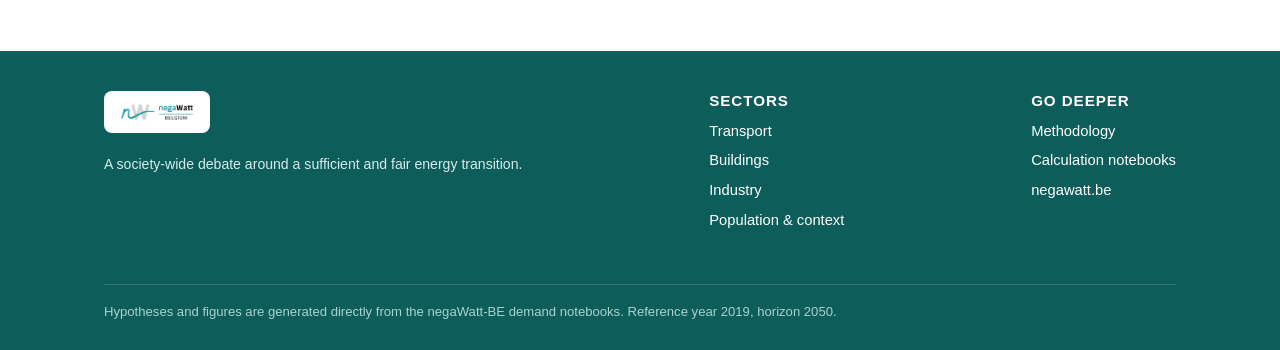
<file: website/sectors/population.html>
<!DOCTYPE html>
<html lang="en">
<head>
  <meta charset="utf-8">
  <meta name="viewport" content="width=device-width, initial-scale=1">
  <title>Population &amp; context &mdash; negaWatt Belgium sufficiency hypotheses</title>
  <meta name="description" content="Population, households and physical conversion factors that underpin the negaWatt Belgium scenario across all sectors.">
  <link rel="stylesheet" href="../assets/css/styles.css">
</head>
<body data-base="../" data-page="population">

  <main>
    <div class="page-head">
      <div class="container">
        <div class="eyebrow">Context &middot; Macro</div>
        <h1>Population &amp; context</h1>
        <p class="lead">
          Every sector model rests on shared macro assumptions: how many people live in
          Belgium, how households are formed, and the physical conversion factors that
          translate activity into energy. These context levers do not belong to a single
          end-use sector, but they shape the denominator of almost every per-capita or
          per-household indicator on this site.
        </p>
      </div>
    </div>

    <section class="block">
      <div class="container">
        <h2>Population &amp; context hypotheses</h2>
        <div data-hyp-list="macro" style="margin-top: 24px;"></div>
        <div class="note" style="margin-top: 28px;">
          <strong>Want the full calculation?</strong> Every number on this page is produced
          by the macro notebook. Open the
          <a href="../notebooks/nW_BE_demand_model_macro.html">flattened notebook</a>
          to see the data sources, formulas and intermediate steps.
        </div>
      </div>
    </section>
  </main>

  <script src="../data/macro.js"></script>
  <script src="../assets/js/plotly.min.js"></script>
  <script src="../assets/js/render.js"></script>
  <script src="../assets/js/nav.js"></script>
</body>
</html>
</file>
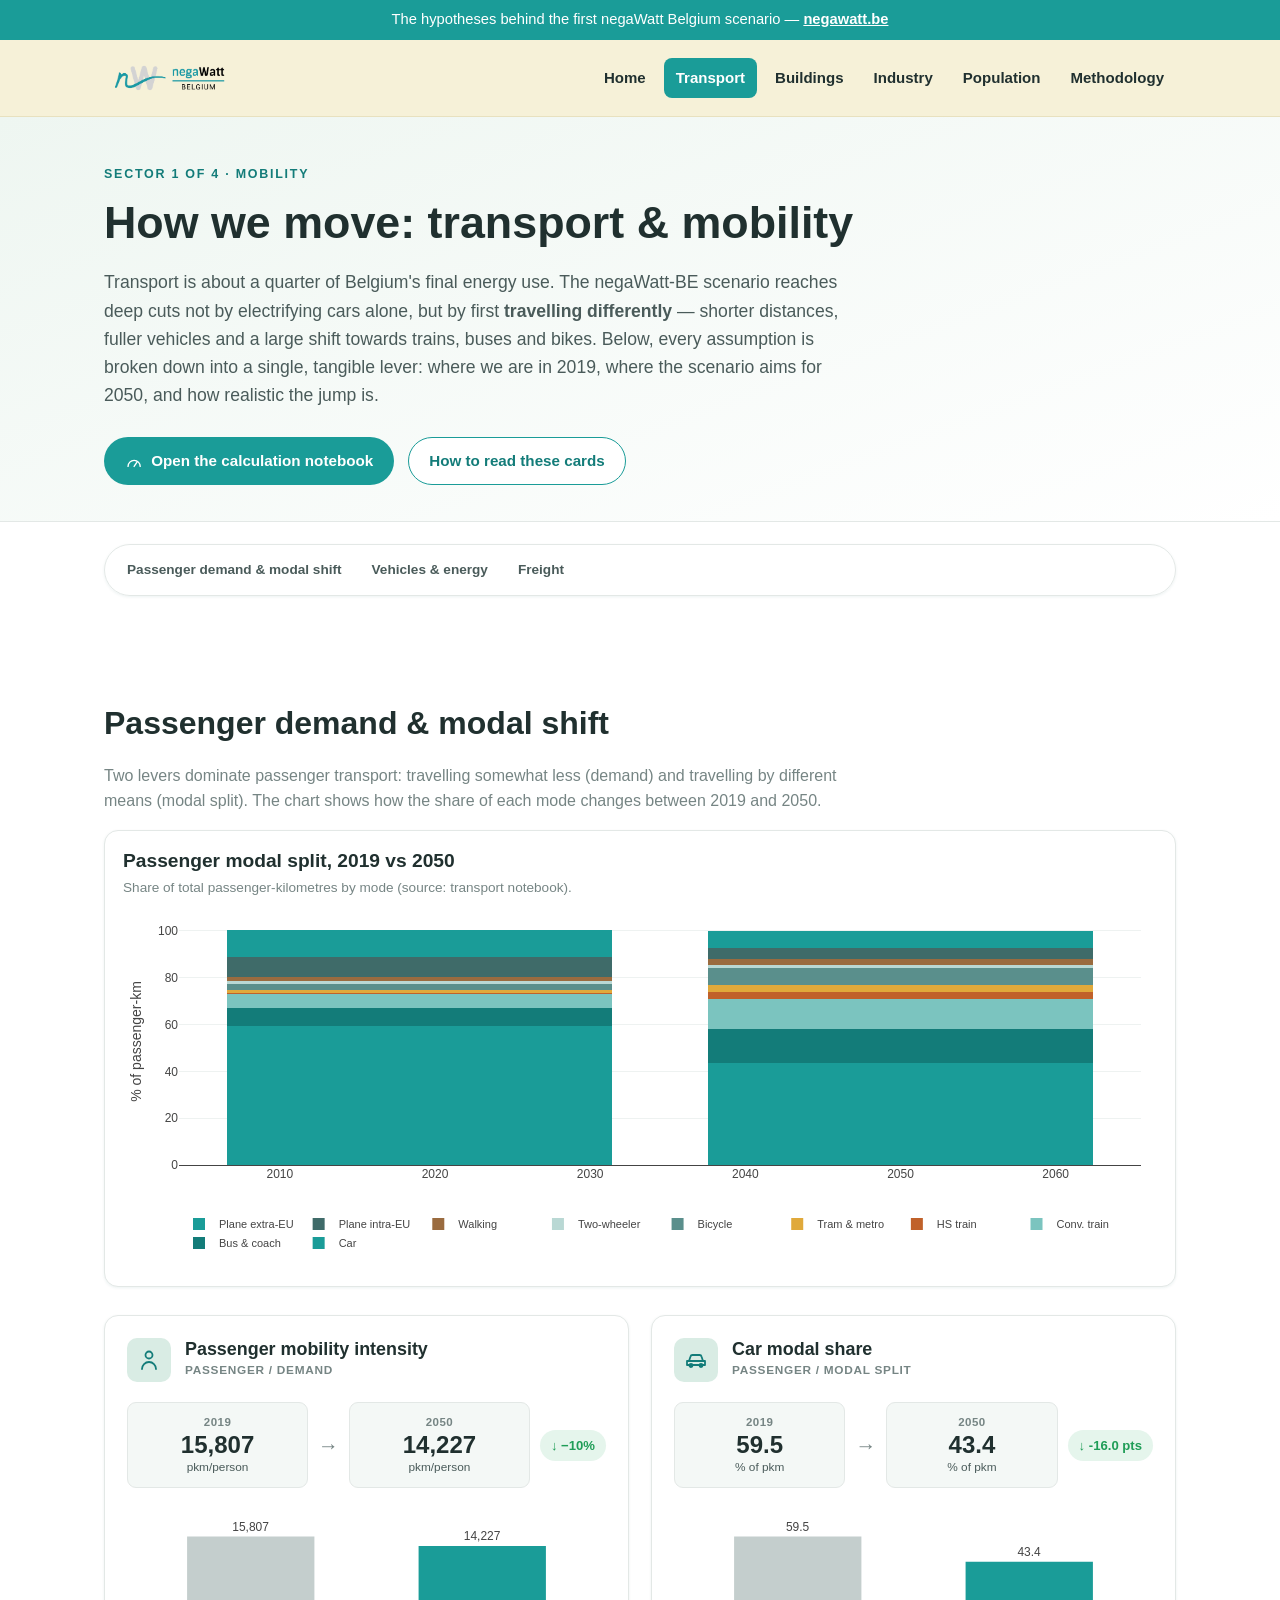
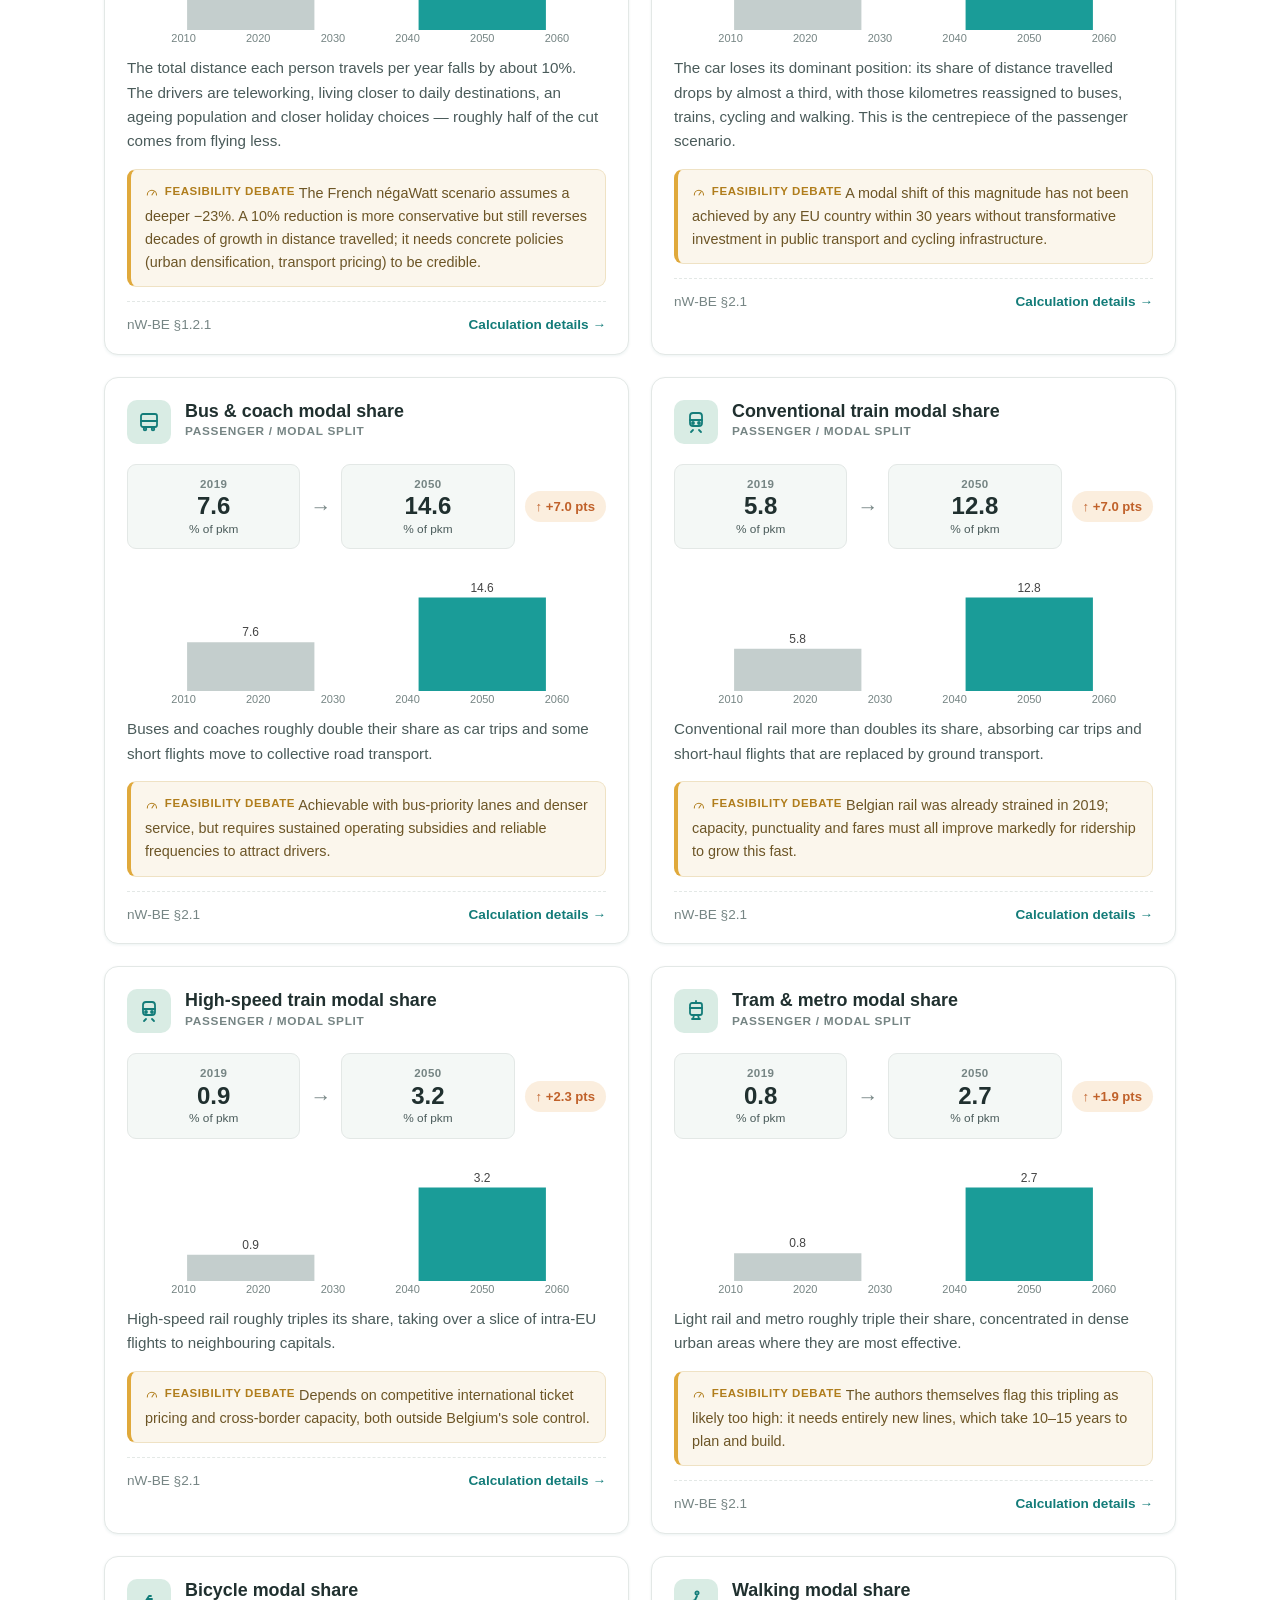
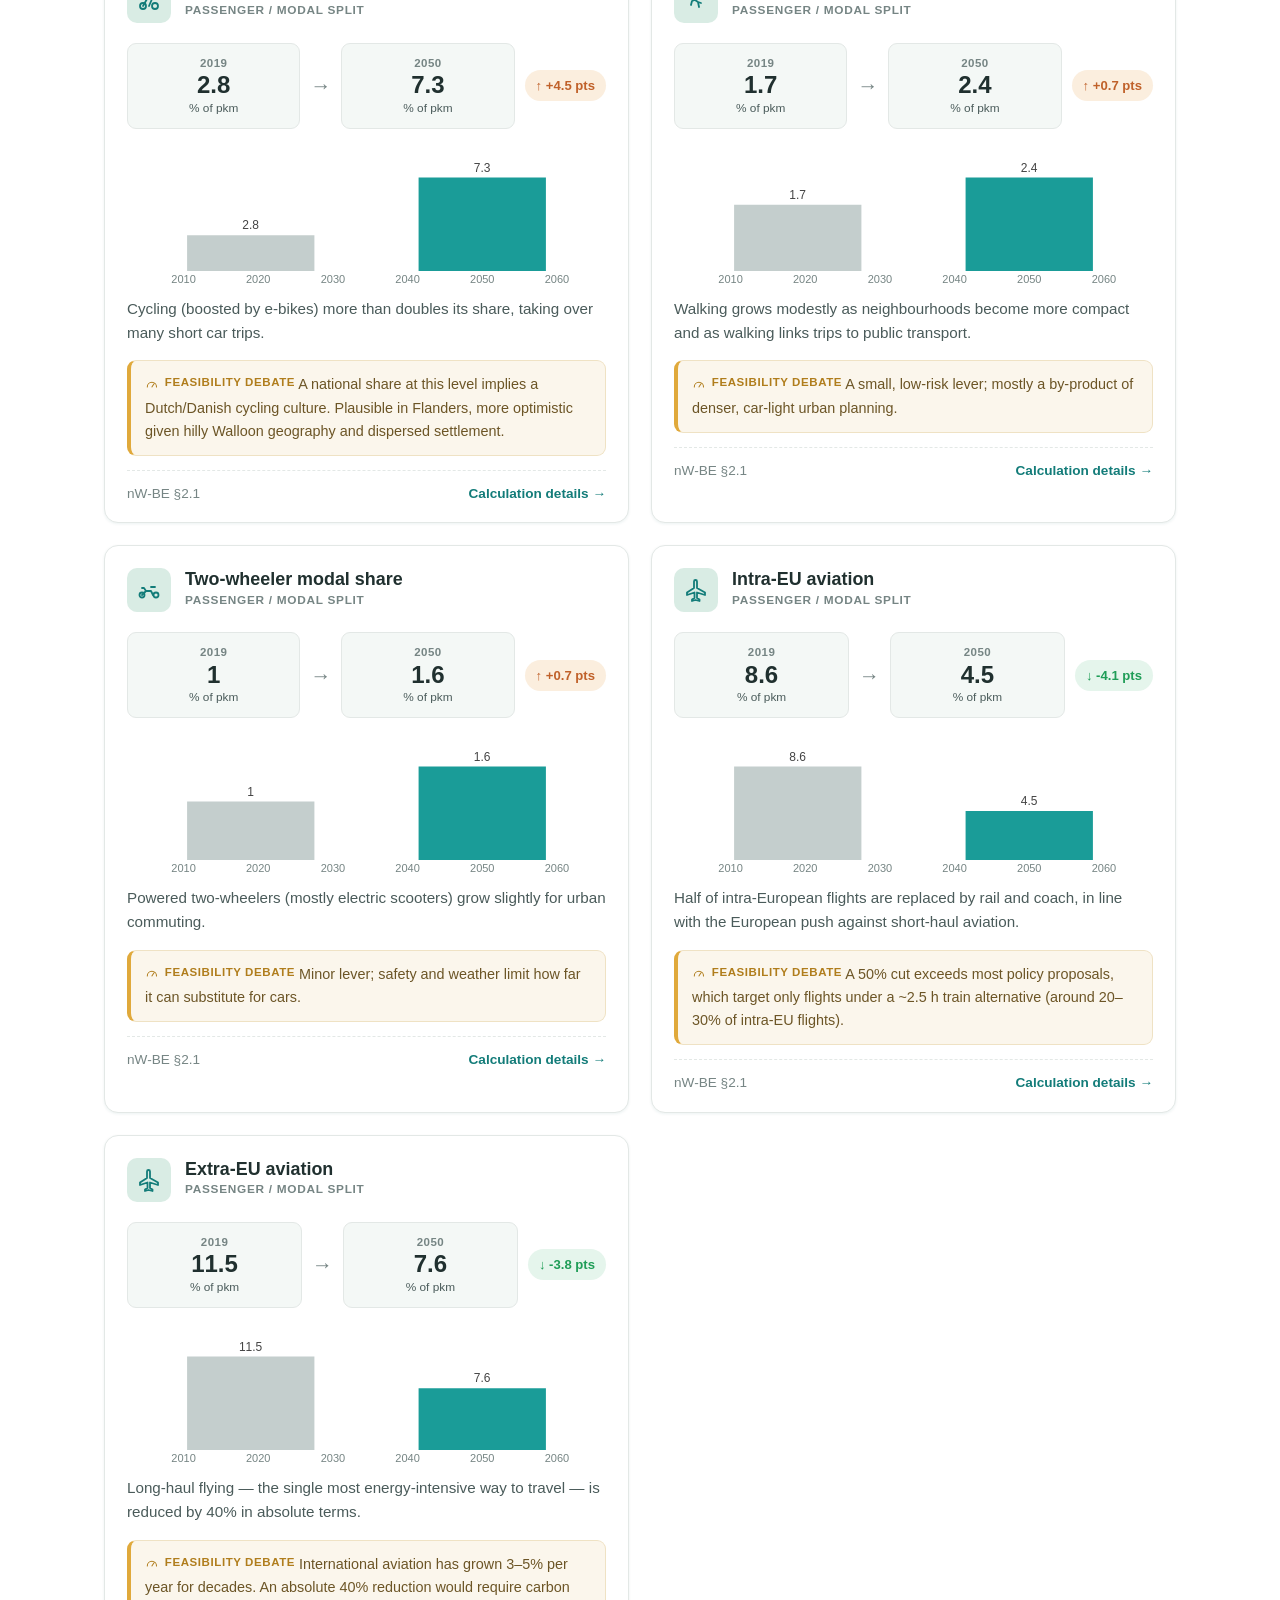
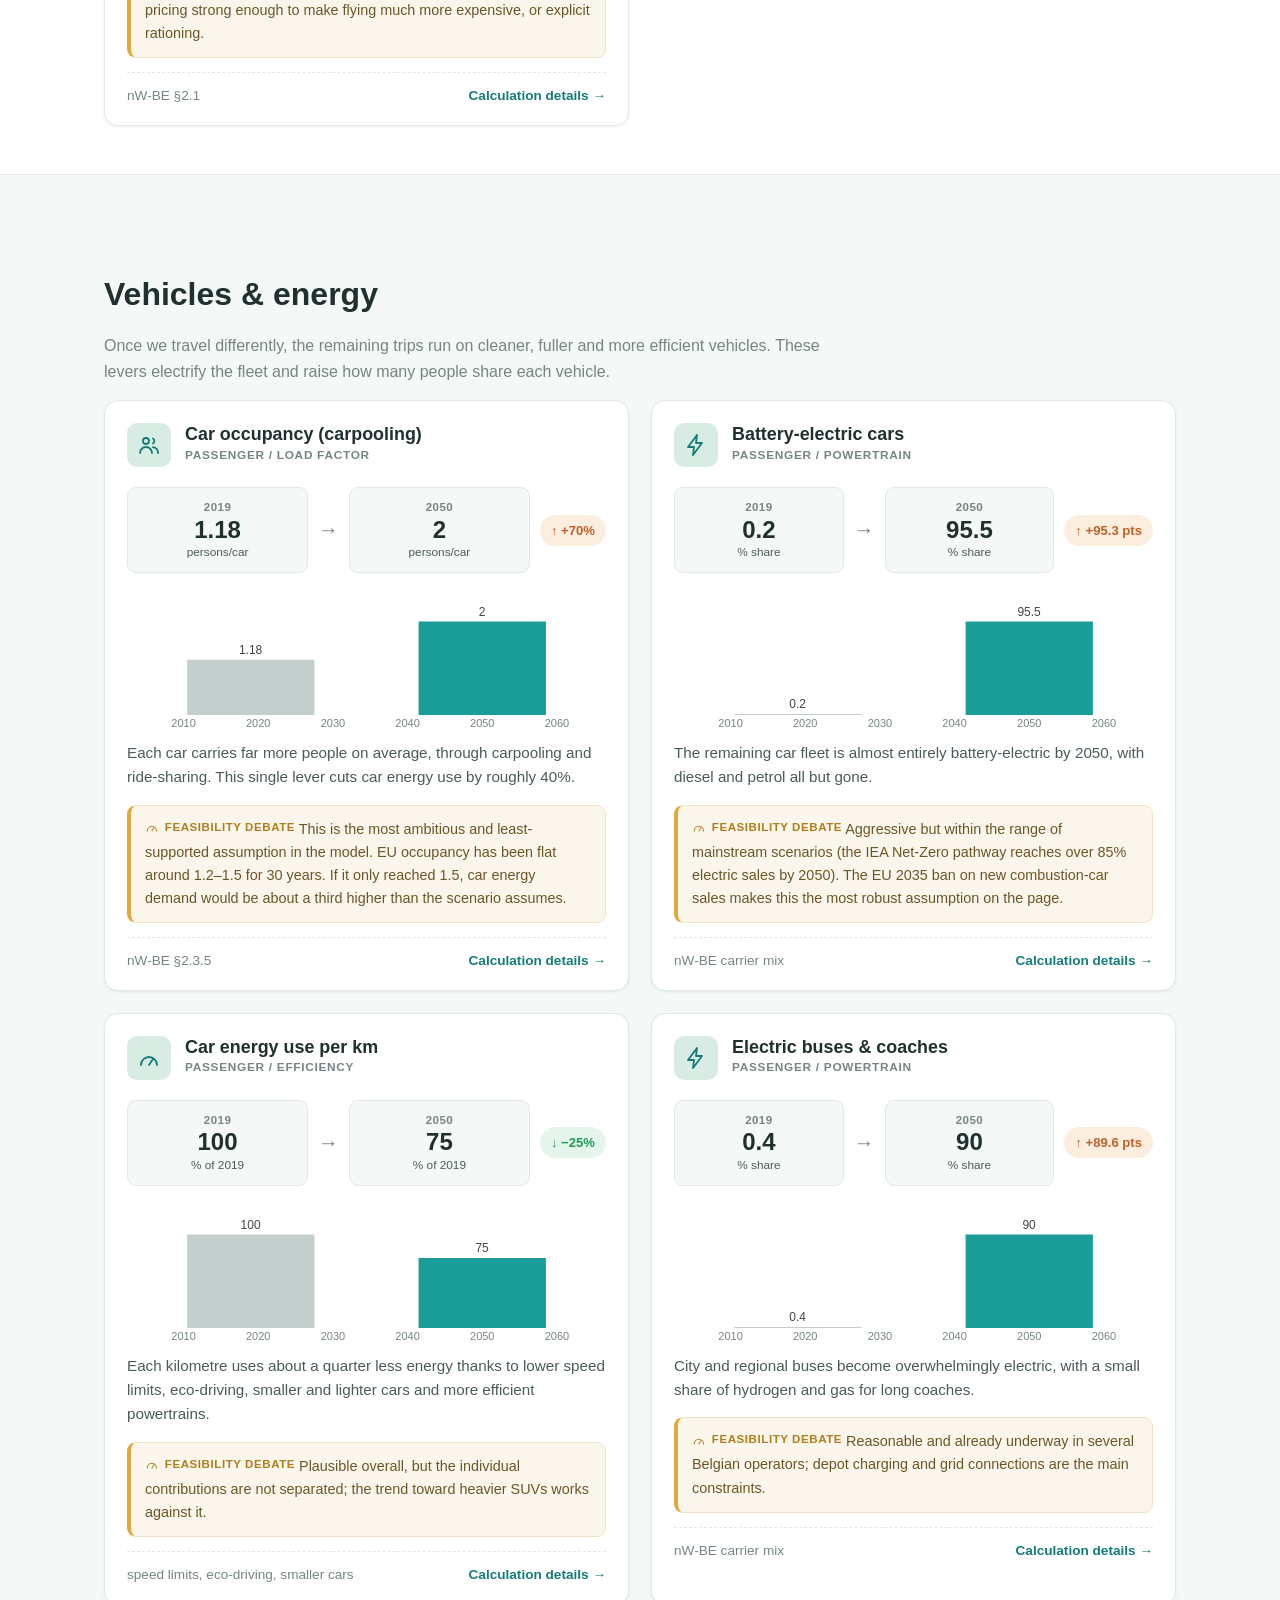
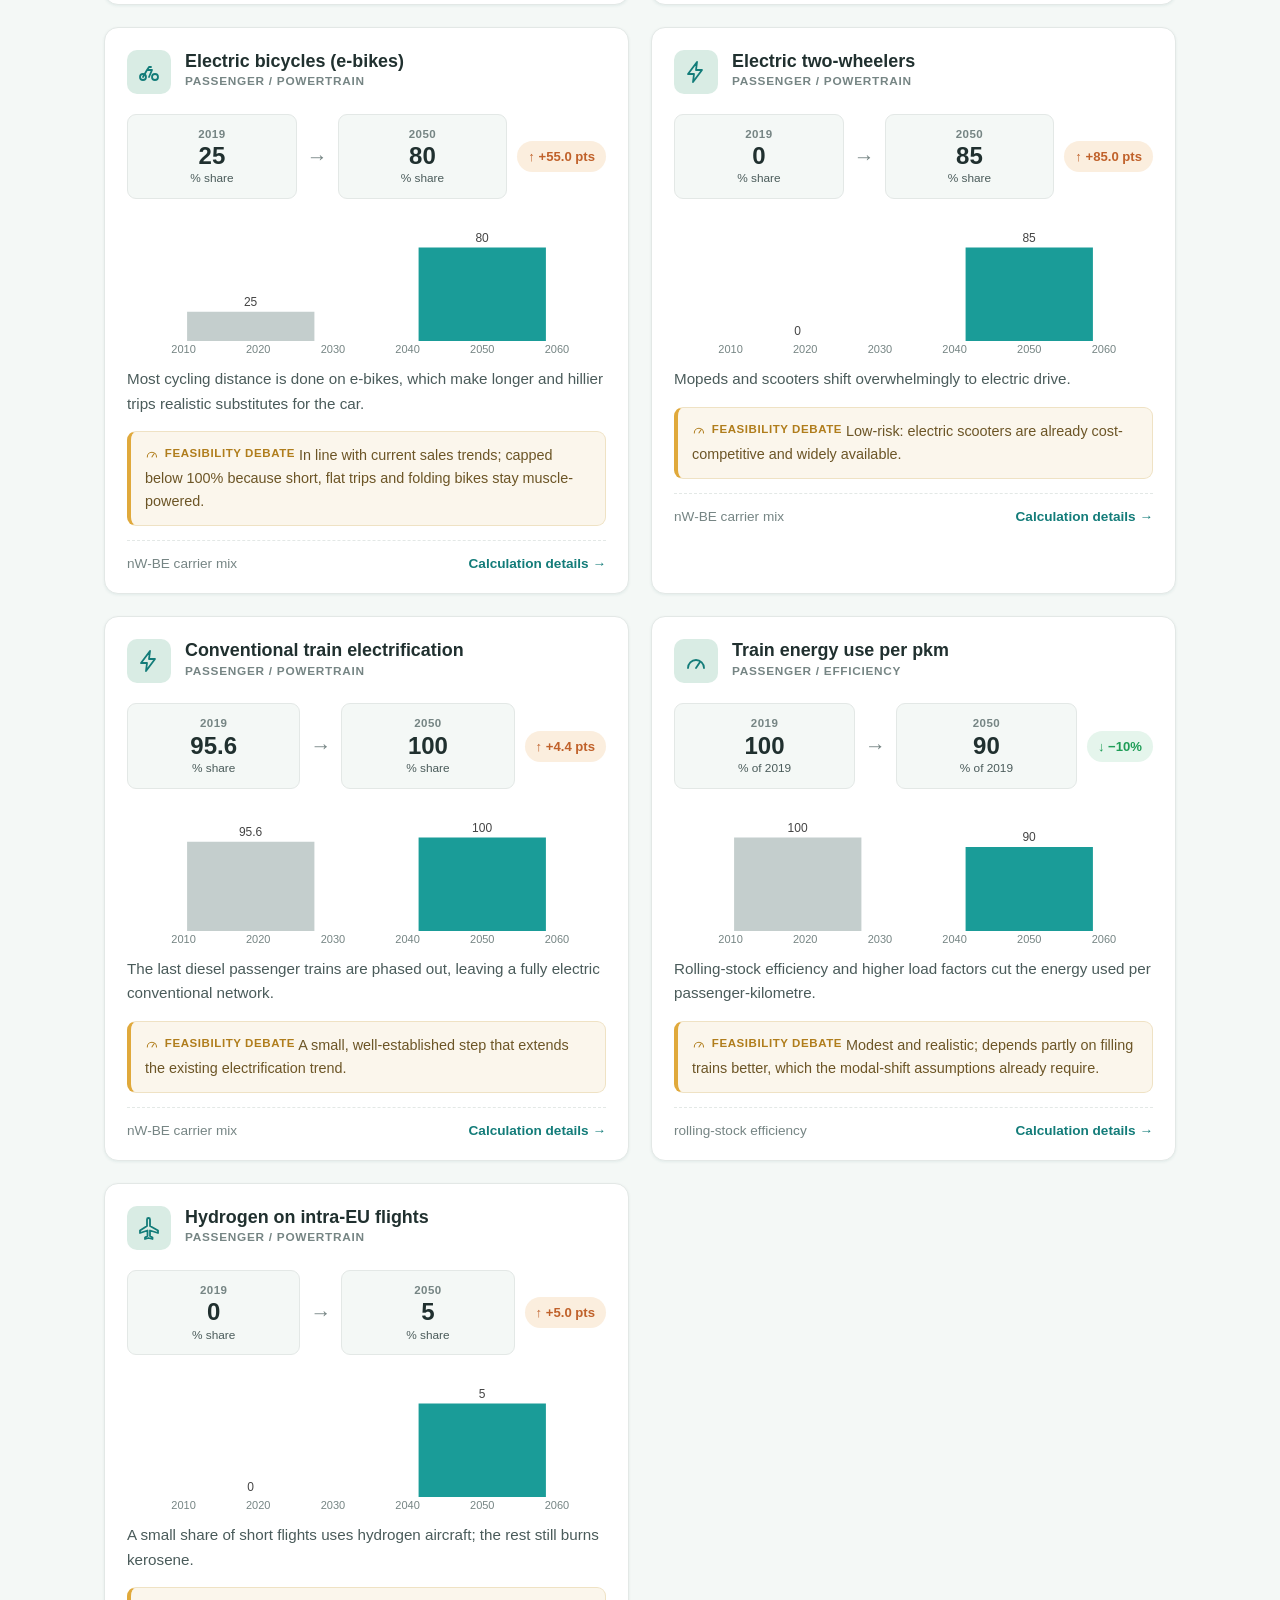
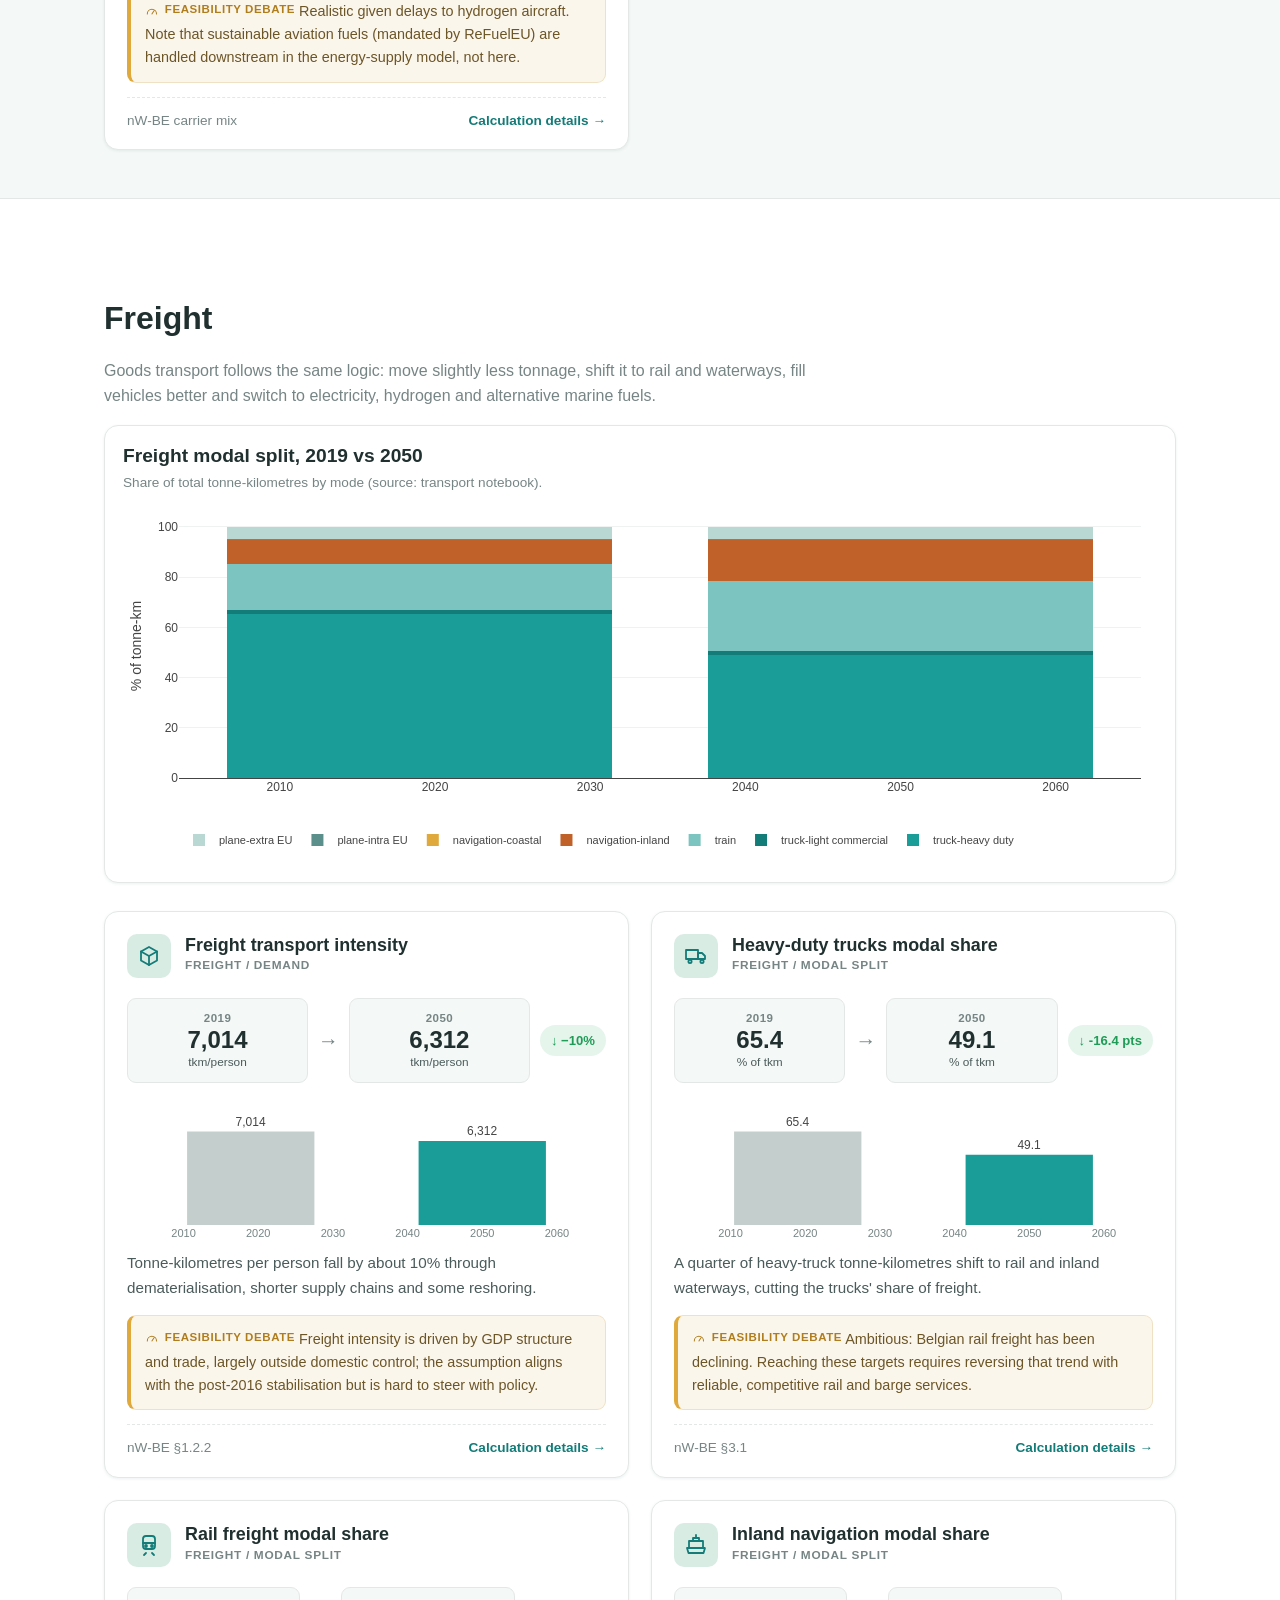
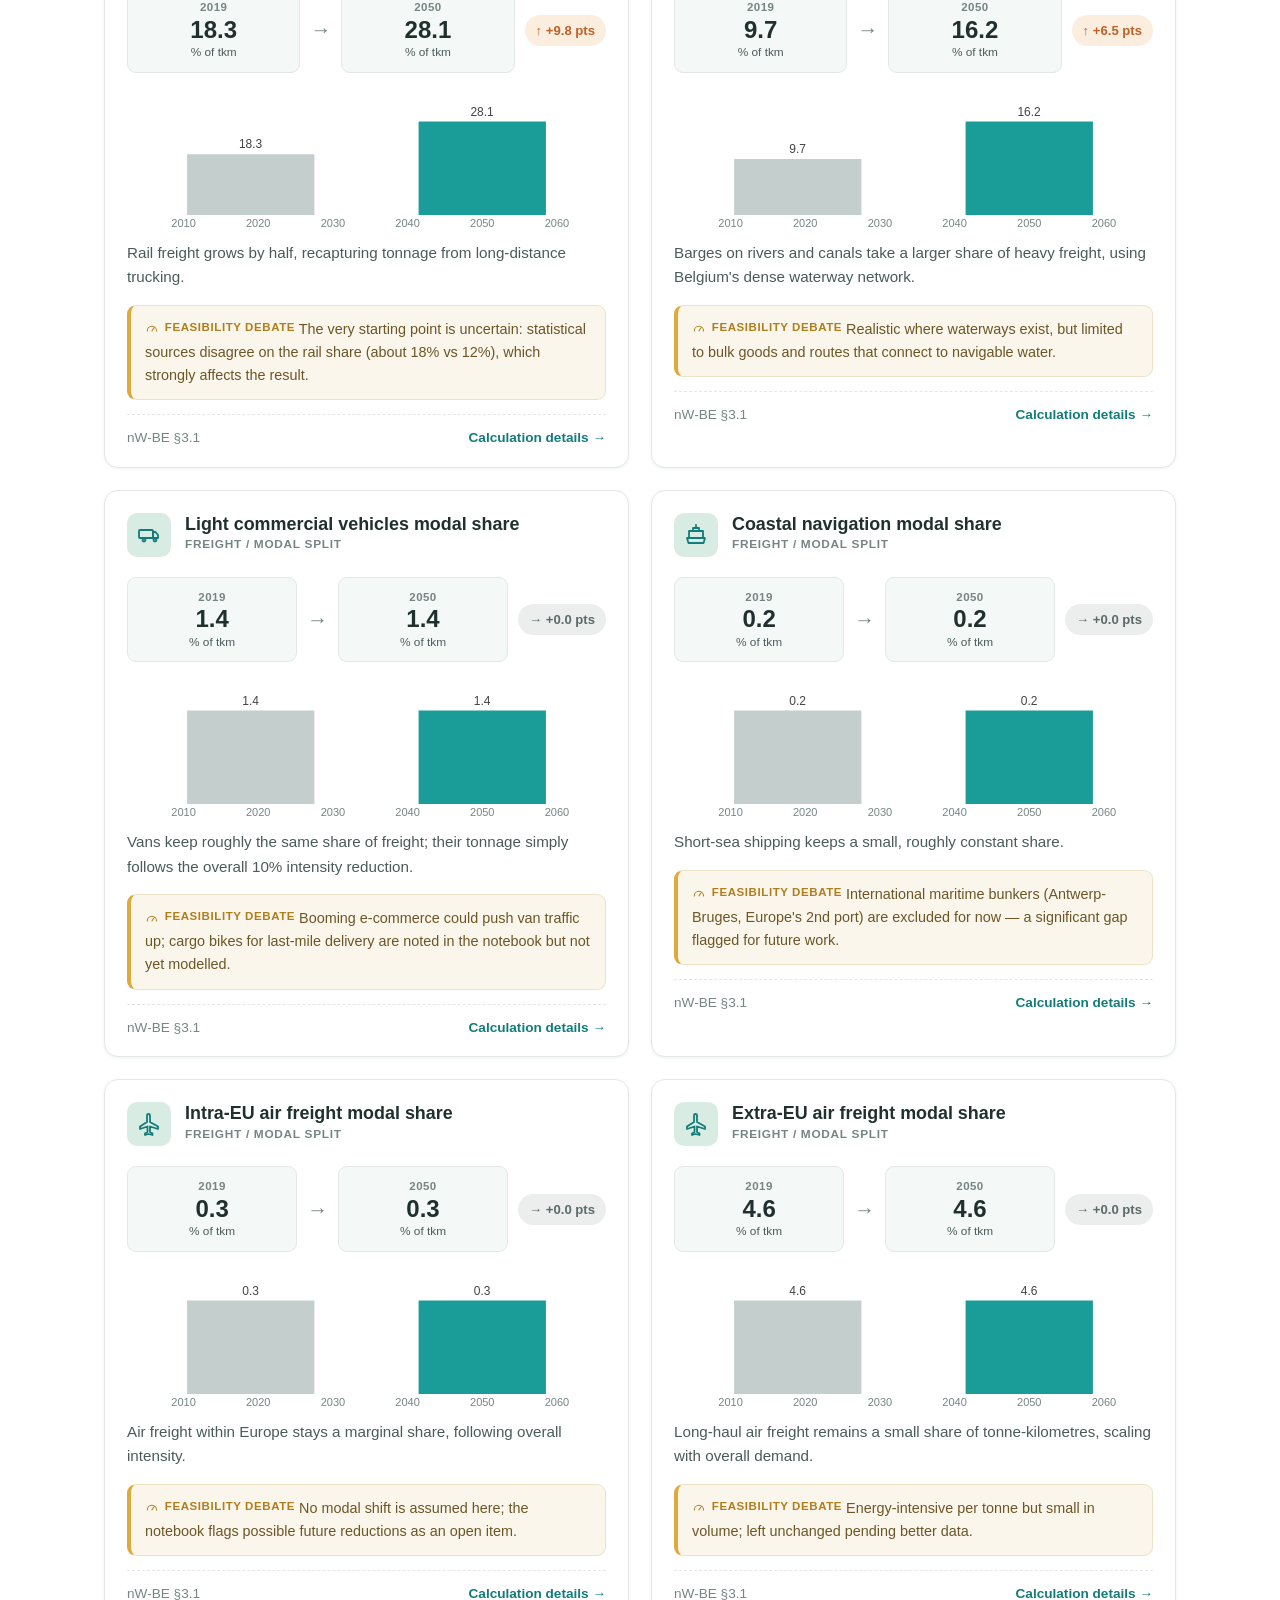
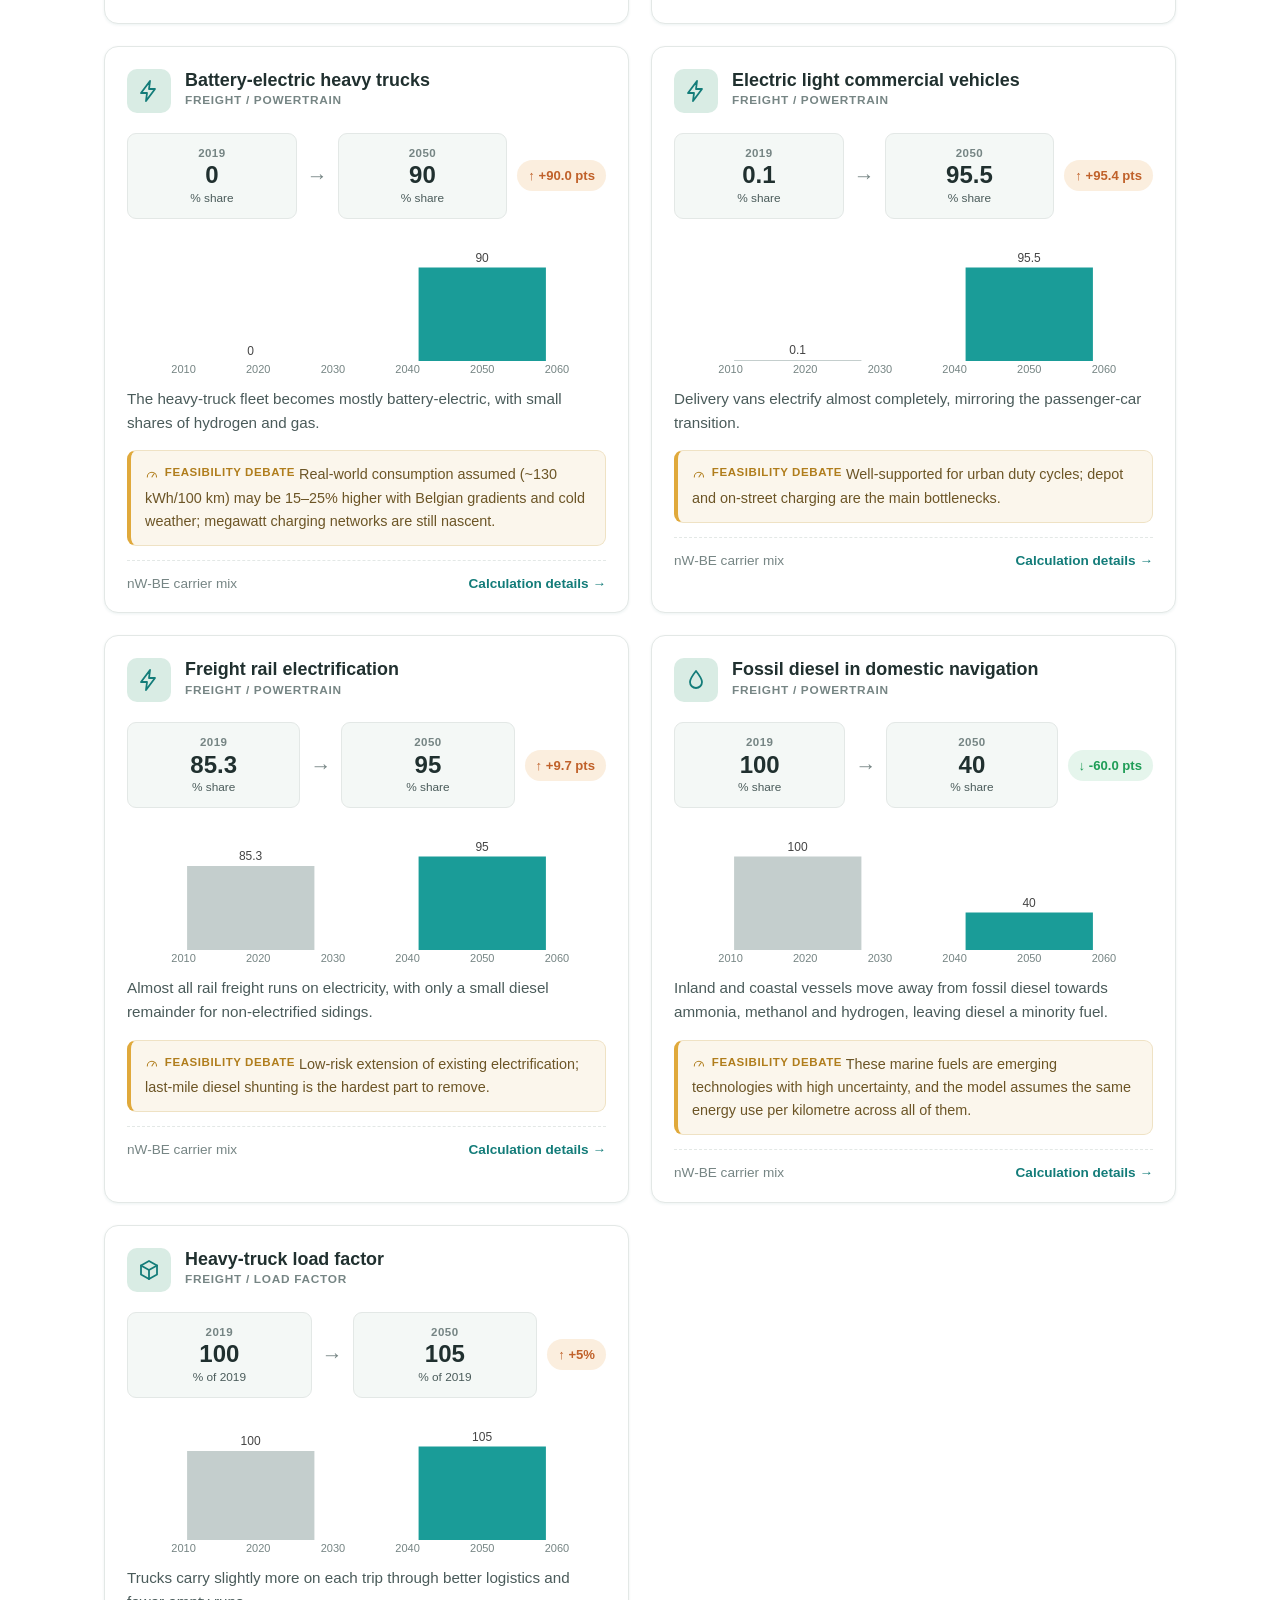
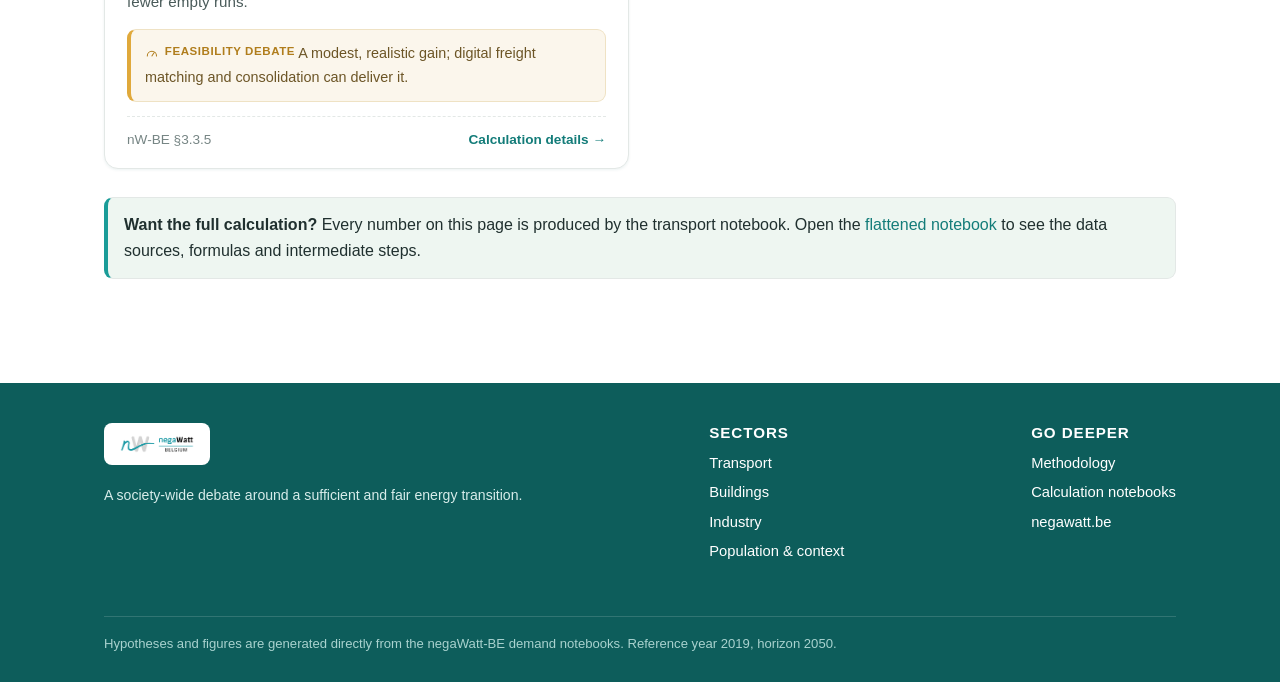
<file: website/sectors/transport.html>
<!DOCTYPE html>
<html lang="en">
<head>
  <meta charset="utf-8">
  <meta name="viewport" content="width=device-width, initial-scale=1">
  <title>Transport &mdash; negaWatt Belgium sufficiency hypotheses</title>
  <meta name="description" content="The mobility and freight sufficiency hypotheses of the negaWatt Belgium scenario: current status, 2050 target and the debates around their feasibility.">
  <link rel="stylesheet" href="../assets/css/styles.css">
</head>
<!-- data-base="../" because this page lives in sectors/ ; data-page highlights the nav -->
<body data-base="../" data-page="transport">

  <main>
    <!-- ===================== Page header ===================== -->
    <div class="page-head">
      <div class="container">
        <div class="eyebrow">Sector 1 of 4 &middot; Mobility</div>
        <h1>How we move: transport &amp; mobility</h1>
        <p class="lead">
          Transport is about a quarter of Belgium's final energy use. The negaWatt-BE
          scenario reaches deep cuts not by electrifying cars alone, but by first
          <strong>travelling differently</strong> &mdash; shorter distances, fuller vehicles and a
          large shift towards trains, buses and bikes. Below, every assumption is
          broken down into a single, tangible lever: where we are in 2019, where the
          scenario aims for 2050, and how realistic the jump is.
        </p>
        <div class="hero-actions">
          <a class="btn" href="../notebooks/nW_BE_demand_model_transports.html">
            <svg class="ico"><use href="#i-gauge"></use></svg> Open the calculation notebook
          </a>
          <a class="btn secondary" href="../about.html">How to read these cards</a>
        </div>
      </div>
    </div>

    <div class="container">
      <nav class="subnav" aria-label="On this page">
        <a href="#passenger-demand">Passenger demand &amp; modal shift</a>
        <a href="#passenger-vehicles">Vehicles &amp; energy</a>
        <a href="#freight">Freight</a>
      </nav>
    </div>

    <!-- ============================================================= -->
    <!-- SECTION A — Passenger demand & modal shift                    -->
    <!-- ============================================================= -->
    <section class="block" id="passenger-demand">
      <div class="container">
        <div class="section-intro">
          <h2>Passenger demand &amp; modal shift</h2>
          <p class="muted">
            Two levers dominate passenger transport: travelling somewhat less
            (demand) and travelling by different means (modal split). The chart shows
            how the share of each mode changes between 2019 and 2050.
          </p>
        </div>

        <div class="figure" style="margin: 14px 0 28px;">
          <h3>Passenger modal split, 2019 vs 2050</h3>
          <p class="fig-note">Share of total passenger-kilometres by mode (source: transport notebook).</p>
          <div class="plot" data-plot="transport.modalShare"></div>
        </div>

        <div class="hyp-grid">

          <article class="hyp-card" id="pm-intensity" data-hyp="transport.pm-intensity">
            <div class="hyp-card__head">
              <div class="hyp-card__icon"><svg><use href="#i-people"></use></svg></div>
              <div class="hyp-card__title"><h3>Passenger mobility intensity</h3>
                <div class="hyp-card__cat" data-field="category"></div></div>
            </div>
            <div data-role="values"></div>
            <div class="hyp-chart" data-role="chart"></div>
            <div class="hyp-card__body">
              <p>The total distance each person travels per year falls by about 10%.
              The drivers are teleworking, living closer to daily destinations, an
              ageing population and closer holiday choices &mdash; roughly half of the cut
              comes from flying less.</p>
              <div class="debate">
                <span class="label"><svg class="ico"><use href="#i-gauge"></use></svg> Feasibility debate</span>
                The French négaWatt scenario assumes a deeper &minus;23%. A 10% reduction is
                more conservative but still reverses decades of growth in distance travelled;
                it needs concrete policies (urban densification, transport pricing) to be credible.
              </div>
            </div>
            <div class="hyp-card__foot">
              <span class="ref" data-field="reference"></span>
              <a data-role="deeplink" href="../notebooks/nW_BE_demand_model_transports.html">Calculation details &rarr;</a>
            </div>
          </article>

          <article class="hyp-card" id="mod-car" data-hyp="transport.mod-car">
            <div class="hyp-card__head">
              <div class="hyp-card__icon"><svg><use href="#i-car"></use></svg></div>
              <div class="hyp-card__title"><h3>Car modal share</h3>
                <div class="hyp-card__cat" data-field="category"></div></div>
            </div>
            <div data-role="values"></div>
            <div class="hyp-chart" data-role="chart"></div>
            <div class="hyp-card__body">
              <p>The car loses its dominant position: its share of distance travelled drops
              by almost a third, with those kilometres reassigned to buses, trains, cycling
              and walking. This is the centrepiece of the passenger scenario.</p>
              <div class="debate">
                <span class="label"><svg class="ico"><use href="#i-gauge"></use></svg> Feasibility debate</span>
                A modal shift of this magnitude has not been achieved by any EU country within
                30 years without transformative investment in public transport and cycling
                infrastructure.
              </div>
            </div>
            <div class="hyp-card__foot">
              <span class="ref" data-field="reference"></span>
              <a data-role="deeplink" href="../notebooks/nW_BE_demand_model_transports.html">Calculation details &rarr;</a>
            </div>
          </article>

          <article class="hyp-card" id="mod-bus" data-hyp="transport.mod-bus">
            <div class="hyp-card__head">
              <div class="hyp-card__icon"><svg><use href="#i-bus"></use></svg></div>
              <div class="hyp-card__title"><h3>Bus &amp; coach modal share</h3>
                <div class="hyp-card__cat" data-field="category"></div></div>
            </div>
            <div data-role="values"></div>
            <div class="hyp-chart" data-role="chart"></div>
            <div class="hyp-card__body">
              <p>Buses and coaches roughly double their share as car trips and some
              short flights move to collective road transport.</p>
              <div class="debate">
                <span class="label"><svg class="ico"><use href="#i-gauge"></use></svg> Feasibility debate</span>
                Achievable with bus-priority lanes and denser service, but requires
                sustained operating subsidies and reliable frequencies to attract drivers.
              </div>
            </div>
            <div class="hyp-card__foot">
              <span class="ref" data-field="reference"></span>
              <a data-role="deeplink" href="../notebooks/nW_BE_demand_model_transports.html">Calculation details &rarr;</a>
            </div>
          </article>

          <article class="hyp-card" id="mod-train-conv" data-hyp="transport.mod-train-conv">
            <div class="hyp-card__head">
              <div class="hyp-card__icon"><svg><use href="#i-train"></use></svg></div>
              <div class="hyp-card__title"><h3>Conventional train modal share</h3>
                <div class="hyp-card__cat" data-field="category"></div></div>
            </div>
            <div data-role="values"></div>
            <div class="hyp-chart" data-role="chart"></div>
            <div class="hyp-card__body">
              <p>Conventional rail more than doubles its share, absorbing car trips and
              short-haul flights that are replaced by ground transport.</p>
              <div class="debate">
                <span class="label"><svg class="ico"><use href="#i-gauge"></use></svg> Feasibility debate</span>
                Belgian rail was already strained in 2019; capacity, punctuality and fares
                must all improve markedly for ridership to grow this fast.
              </div>
            </div>
            <div class="hyp-card__foot">
              <span class="ref" data-field="reference"></span>
              <a data-role="deeplink" href="../notebooks/nW_BE_demand_model_transports.html">Calculation details &rarr;</a>
            </div>
          </article>

          <article class="hyp-card" id="mod-train-hs" data-hyp="transport.mod-train-hs">
            <div class="hyp-card__head">
              <div class="hyp-card__icon"><svg><use href="#i-train"></use></svg></div>
              <div class="hyp-card__title"><h3>High-speed train modal share</h3>
                <div class="hyp-card__cat" data-field="category"></div></div>
            </div>
            <div data-role="values"></div>
            <div class="hyp-chart" data-role="chart"></div>
            <div class="hyp-card__body">
              <p>High-speed rail roughly triples its share, taking over a slice of
              intra-EU flights to neighbouring capitals.</p>
              <div class="debate">
                <span class="label"><svg class="ico"><use href="#i-gauge"></use></svg> Feasibility debate</span>
                Depends on competitive international ticket pricing and cross-border
                capacity, both outside Belgium's sole control.
              </div>
            </div>
            <div class="hyp-card__foot">
              <span class="ref" data-field="reference"></span>
              <a data-role="deeplink" href="../notebooks/nW_BE_demand_model_transports.html">Calculation details &rarr;</a>
            </div>
          </article>

          <article class="hyp-card" id="mod-tram" data-hyp="transport.mod-tram">
            <div class="hyp-card__head">
              <div class="hyp-card__icon"><svg><use href="#i-tram"></use></svg></div>
              <div class="hyp-card__title"><h3>Tram &amp; metro modal share</h3>
                <div class="hyp-card__cat" data-field="category"></div></div>
            </div>
            <div data-role="values"></div>
            <div class="hyp-chart" data-role="chart"></div>
            <div class="hyp-card__body">
              <p>Light rail and metro roughly triple their share, concentrated in dense
              urban areas where they are most effective.</p>
              <div class="debate">
                <span class="label"><svg class="ico"><use href="#i-gauge"></use></svg> Feasibility debate</span>
                The authors themselves flag this tripling as likely too high: it needs
                entirely new lines, which take 10&ndash;15 years to plan and build.
              </div>
            </div>
            <div class="hyp-card__foot">
              <span class="ref" data-field="reference"></span>
              <a data-role="deeplink" href="../notebooks/nW_BE_demand_model_transports.html">Calculation details &rarr;</a>
            </div>
          </article>

          <article class="hyp-card" id="mod-bicycle" data-hyp="transport.mod-bicycle">
            <div class="hyp-card__head">
              <div class="hyp-card__icon"><svg><use href="#i-bike"></use></svg></div>
              <div class="hyp-card__title"><h3>Bicycle modal share</h3>
                <div class="hyp-card__cat" data-field="category"></div></div>
            </div>
            <div data-role="values"></div>
            <div class="hyp-chart" data-role="chart"></div>
            <div class="hyp-card__body">
              <p>Cycling (boosted by e-bikes) more than doubles its share, taking over
              many short car trips.</p>
              <div class="debate">
                <span class="label"><svg class="ico"><use href="#i-gauge"></use></svg> Feasibility debate</span>
                A national share at this level implies a Dutch/Danish cycling culture.
                Plausible in Flanders, more optimistic given hilly Walloon geography and
                dispersed settlement.
              </div>
            </div>
            <div class="hyp-card__foot">
              <span class="ref" data-field="reference"></span>
              <a data-role="deeplink" href="../notebooks/nW_BE_demand_model_transports.html">Calculation details &rarr;</a>
            </div>
          </article>

          <article class="hyp-card" id="mod-pedestrian" data-hyp="transport.mod-pedestrian">
            <div class="hyp-card__head">
              <div class="hyp-card__icon"><svg><use href="#i-walk"></use></svg></div>
              <div class="hyp-card__title"><h3>Walking modal share</h3>
                <div class="hyp-card__cat" data-field="category"></div></div>
            </div>
            <div data-role="values"></div>
            <div class="hyp-chart" data-role="chart"></div>
            <div class="hyp-card__body">
              <p>Walking grows modestly as neighbourhoods become more compact and as
              walking links trips to public transport.</p>
              <div class="debate">
                <span class="label"><svg class="ico"><use href="#i-gauge"></use></svg> Feasibility debate</span>
                A small, low-risk lever; mostly a by-product of denser, car-light urban planning.
              </div>
            </div>
            <div class="hyp-card__foot">
              <span class="ref" data-field="reference"></span>
              <a data-role="deeplink" href="../notebooks/nW_BE_demand_model_transports.html">Calculation details &rarr;</a>
            </div>
          </article>

          <article class="hyp-card" id="mod-twowheeler" data-hyp="transport.mod-twowheeler">
            <div class="hyp-card__head">
              <div class="hyp-card__icon"><svg><use href="#i-moto"></use></svg></div>
              <div class="hyp-card__title"><h3>Two-wheeler modal share</h3>
                <div class="hyp-card__cat" data-field="category"></div></div>
            </div>
            <div data-role="values"></div>
            <div class="hyp-chart" data-role="chart"></div>
            <div class="hyp-card__body">
              <p>Powered two-wheelers (mostly electric scooters) grow slightly for urban
              commuting.</p>
              <div class="debate">
                <span class="label"><svg class="ico"><use href="#i-gauge"></use></svg> Feasibility debate</span>
                Minor lever; safety and weather limit how far it can substitute for cars.
              </div>
            </div>
            <div class="hyp-card__foot">
              <span class="ref" data-field="reference"></span>
              <a data-role="deeplink" href="../notebooks/nW_BE_demand_model_transports.html">Calculation details &rarr;</a>
            </div>
          </article>

          <article class="hyp-card" id="mod-plane-intra" data-hyp="transport.mod-plane-intra">
            <div class="hyp-card__head">
              <div class="hyp-card__icon"><svg><use href="#i-plane"></use></svg></div>
              <div class="hyp-card__title"><h3>Intra-EU aviation</h3>
                <div class="hyp-card__cat" data-field="category"></div></div>
            </div>
            <div data-role="values"></div>
            <div class="hyp-chart" data-role="chart"></div>
            <div class="hyp-card__body">
              <p>Half of intra-European flights are replaced by rail and coach, in line
              with the European push against short-haul aviation.</p>
              <div class="debate">
                <span class="label"><svg class="ico"><use href="#i-gauge"></use></svg> Feasibility debate</span>
                A 50% cut exceeds most policy proposals, which target only flights under a
                ~2.5 h train alternative (around 20&ndash;30% of intra-EU flights).
              </div>
            </div>
            <div class="hyp-card__foot">
              <span class="ref" data-field="reference"></span>
              <a data-role="deeplink" href="../notebooks/nW_BE_demand_model_transports.html">Calculation details &rarr;</a>
            </div>
          </article>

          <article class="hyp-card" id="mod-plane-extra" data-hyp="transport.mod-plane-extra">
            <div class="hyp-card__head">
              <div class="hyp-card__icon"><svg><use href="#i-plane"></use></svg></div>
              <div class="hyp-card__title"><h3>Extra-EU aviation</h3>
                <div class="hyp-card__cat" data-field="category"></div></div>
            </div>
            <div data-role="values"></div>
            <div class="hyp-chart" data-role="chart"></div>
            <div class="hyp-card__body">
              <p>Long-haul flying &mdash; the single most energy-intensive way to travel &mdash;
              is reduced by 40% in absolute terms.</p>
              <div class="debate">
                <span class="label"><svg class="ico"><use href="#i-gauge"></use></svg> Feasibility debate</span>
                International aviation has grown 3&ndash;5% per year for decades. An absolute
                40% reduction would require carbon pricing strong enough to make flying
                much more expensive, or explicit rationing.
              </div>
            </div>
            <div class="hyp-card__foot">
              <span class="ref" data-field="reference"></span>
              <a data-role="deeplink" href="../notebooks/nW_BE_demand_model_transports.html">Calculation details &rarr;</a>
            </div>
          </article>

        </div><!-- /hyp-grid -->
      </div>
    </section>

    <!-- ============================================================= -->
    <!-- SECTION B — Vehicles & energy                                 -->
    <!-- ============================================================= -->
    <section class="block alt" id="passenger-vehicles">
      <div class="container">
        <div class="section-intro">
          <h2>Vehicles &amp; energy</h2>
          <p class="muted">
            Once we travel differently, the remaining trips run on cleaner, fuller and
            more efficient vehicles. These levers electrify the fleet and raise how many
            people share each vehicle.
          </p>
        </div>

        <div class="hyp-grid">

          <article class="hyp-card" id="car-occupancy" data-hyp="transport.car-occupancy">
            <div class="hyp-card__head">
              <div class="hyp-card__icon"><svg><use href="#i-users"></use></svg></div>
              <div class="hyp-card__title"><h3>Car occupancy (carpooling)</h3>
                <div class="hyp-card__cat" data-field="category"></div></div>
            </div>
            <div data-role="values"></div>
            <div class="hyp-chart" data-role="chart"></div>
            <div class="hyp-card__body">
              <p>Each car carries far more people on average, through carpooling and
              ride-sharing. This single lever cuts car energy use by roughly 40%.</p>
              <div class="debate">
                <span class="label"><svg class="ico"><use href="#i-gauge"></use></svg> Feasibility debate</span>
                This is the most ambitious and least-supported assumption in the model.
                EU occupancy has been flat around 1.2&ndash;1.5 for 30 years. If it only reached
                1.5, car energy demand would be about a third higher than the scenario assumes.
              </div>
            </div>
            <div class="hyp-card__foot">
              <span class="ref" data-field="reference"></span>
              <a data-role="deeplink" href="../notebooks/nW_BE_demand_model_transports.html">Calculation details &rarr;</a>
            </div>
          </article>

          <article class="hyp-card" id="car-bev" data-hyp="transport.car-bev">
            <div class="hyp-card__head">
              <div class="hyp-card__icon"><svg><use href="#i-bolt"></use></svg></div>
              <div class="hyp-card__title"><h3>Battery-electric cars</h3>
                <div class="hyp-card__cat" data-field="category"></div></div>
            </div>
            <div data-role="values"></div>
            <div class="hyp-chart" data-role="chart"></div>
            <div class="hyp-card__body">
              <p>The remaining car fleet is almost entirely battery-electric by 2050,
              with diesel and petrol all but gone.</p>
              <div class="debate">
                <span class="label"><svg class="ico"><use href="#i-gauge"></use></svg> Feasibility debate</span>
                Aggressive but within the range of mainstream scenarios (the IEA Net-Zero
                pathway reaches over 85% electric sales by 2050). The EU 2035 ban on new
                combustion-car sales makes this the most robust assumption on the page.
              </div>
            </div>
            <div class="hyp-card__foot">
              <span class="ref" data-field="reference"></span>
              <a data-role="deeplink" href="../notebooks/nW_BE_demand_model_transports.html">Calculation details &rarr;</a>
            </div>
          </article>

          <article class="hyp-card" id="car-energy" data-hyp="transport.car-energy">
            <div class="hyp-card__head">
              <div class="hyp-card__icon"><svg><use href="#i-gauge"></use></svg></div>
              <div class="hyp-card__title"><h3>Car energy use per km</h3>
                <div class="hyp-card__cat" data-field="category"></div></div>
            </div>
            <div data-role="values"></div>
            <div class="hyp-chart" data-role="chart"></div>
            <div class="hyp-card__body">
              <p>Each kilometre uses about a quarter less energy thanks to lower speed
              limits, eco-driving, smaller and lighter cars and more efficient powertrains.</p>
              <div class="debate">
                <span class="label"><svg class="ico"><use href="#i-gauge"></use></svg> Feasibility debate</span>
                Plausible overall, but the individual contributions are not separated; the
                trend toward heavier SUVs works against it.
              </div>
            </div>
            <div class="hyp-card__foot">
              <span class="ref" data-field="reference"></span>
              <a data-role="deeplink" href="../notebooks/nW_BE_demand_model_transports.html">Calculation details &rarr;</a>
            </div>
          </article>

          <article class="hyp-card" id="bus-bev" data-hyp="transport.bus-bev">
            <div class="hyp-card__head">
              <div class="hyp-card__icon"><svg><use href="#i-bolt"></use></svg></div>
              <div class="hyp-card__title"><h3>Electric buses &amp; coaches</h3>
                <div class="hyp-card__cat" data-field="category"></div></div>
            </div>
            <div data-role="values"></div>
            <div class="hyp-chart" data-role="chart"></div>
            <div class="hyp-card__body">
              <p>City and regional buses become overwhelmingly electric, with a small
              share of hydrogen and gas for long coaches.</p>
              <div class="debate">
                <span class="label"><svg class="ico"><use href="#i-gauge"></use></svg> Feasibility debate</span>
                Reasonable and already underway in several Belgian operators; depot charging
                and grid connections are the main constraints.
              </div>
            </div>
            <div class="hyp-card__foot">
              <span class="ref" data-field="reference"></span>
              <a data-role="deeplink" href="../notebooks/nW_BE_demand_model_transports.html">Calculation details &rarr;</a>
            </div>
          </article>

          <article class="hyp-card" id="bike-electric" data-hyp="transport.bike-electric">
            <div class="hyp-card__head">
              <div class="hyp-card__icon"><svg><use href="#i-bike"></use></svg></div>
              <div class="hyp-card__title"><h3>Electric bicycles (e-bikes)</h3>
                <div class="hyp-card__cat" data-field="category"></div></div>
            </div>
            <div data-role="values"></div>
            <div class="hyp-chart" data-role="chart"></div>
            <div class="hyp-card__body">
              <p>Most cycling distance is done on e-bikes, which make longer and hillier
              trips realistic substitutes for the car.</p>
              <div class="debate">
                <span class="label"><svg class="ico"><use href="#i-gauge"></use></svg> Feasibility debate</span>
                In line with current sales trends; capped below 100% because short, flat
                trips and folding bikes stay muscle-powered.
              </div>
            </div>
            <div class="hyp-card__foot">
              <span class="ref" data-field="reference"></span>
              <a data-role="deeplink" href="../notebooks/nW_BE_demand_model_transports.html">Calculation details &rarr;</a>
            </div>
          </article>

          <article class="hyp-card" id="moto-electric" data-hyp="transport.moto-electric">
            <div class="hyp-card__head">
              <div class="hyp-card__icon"><svg><use href="#i-bolt"></use></svg></div>
              <div class="hyp-card__title"><h3>Electric two-wheelers</h3>
                <div class="hyp-card__cat" data-field="category"></div></div>
            </div>
            <div data-role="values"></div>
            <div class="hyp-chart" data-role="chart"></div>
            <div class="hyp-card__body">
              <p>Mopeds and scooters shift overwhelmingly to electric drive.</p>
              <div class="debate">
                <span class="label"><svg class="ico"><use href="#i-gauge"></use></svg> Feasibility debate</span>
                Low-risk: electric scooters are already cost-competitive and widely available.
              </div>
            </div>
            <div class="hyp-card__foot">
              <span class="ref" data-field="reference"></span>
              <a data-role="deeplink" href="../notebooks/nW_BE_demand_model_transports.html">Calculation details &rarr;</a>
            </div>
          </article>

          <article class="hyp-card" id="train-cnv-electric" data-hyp="transport.train-cnv-electric">
            <div class="hyp-card__head">
              <div class="hyp-card__icon"><svg><use href="#i-bolt"></use></svg></div>
              <div class="hyp-card__title"><h3>Conventional train electrification</h3>
                <div class="hyp-card__cat" data-field="category"></div></div>
            </div>
            <div data-role="values"></div>
            <div class="hyp-chart" data-role="chart"></div>
            <div class="hyp-card__body">
              <p>The last diesel passenger trains are phased out, leaving a fully
              electric conventional network.</p>
              <div class="debate">
                <span class="label"><svg class="ico"><use href="#i-gauge"></use></svg> Feasibility debate</span>
                A small, well-established step that extends the existing electrification trend.
              </div>
            </div>
            <div class="hyp-card__foot">
              <span class="ref" data-field="reference"></span>
              <a data-role="deeplink" href="../notebooks/nW_BE_demand_model_transports.html">Calculation details &rarr;</a>
            </div>
          </article>

          <article class="hyp-card" id="train-efficiency" data-hyp="transport.train-efficiency">
            <div class="hyp-card__head">
              <div class="hyp-card__icon"><svg><use href="#i-gauge"></use></svg></div>
              <div class="hyp-card__title"><h3>Train energy use per pkm</h3>
                <div class="hyp-card__cat" data-field="category"></div></div>
            </div>
            <div data-role="values"></div>
            <div class="hyp-chart" data-role="chart"></div>
            <div class="hyp-card__body">
              <p>Rolling-stock efficiency and higher load factors cut the energy used per
              passenger-kilometre.</p>
              <div class="debate">
                <span class="label"><svg class="ico"><use href="#i-gauge"></use></svg> Feasibility debate</span>
                Modest and realistic; depends partly on filling trains better, which the
                modal-shift assumptions already require.
              </div>
            </div>
            <div class="hyp-card__foot">
              <span class="ref" data-field="reference"></span>
              <a data-role="deeplink" href="../notebooks/nW_BE_demand_model_transports.html">Calculation details &rarr;</a>
            </div>
          </article>

          <article class="hyp-card" id="avi-intra-h2" data-hyp="transport.avi-intra-h2">
            <div class="hyp-card__head">
              <div class="hyp-card__icon"><svg><use href="#i-plane"></use></svg></div>
              <div class="hyp-card__title"><h3>Hydrogen on intra-EU flights</h3>
                <div class="hyp-card__cat" data-field="category"></div></div>
            </div>
            <div data-role="values"></div>
            <div class="hyp-chart" data-role="chart"></div>
            <div class="hyp-card__body">
              <p>A small share of short flights uses hydrogen aircraft; the rest still
              burns kerosene.</p>
              <div class="debate">
                <span class="label"><svg class="ico"><use href="#i-gauge"></use></svg> Feasibility debate</span>
                Realistic given delays to hydrogen aircraft. Note that sustainable aviation
                fuels (mandated by ReFuelEU) are handled downstream in the energy-supply model,
                not here.
              </div>
            </div>
            <div class="hyp-card__foot">
              <span class="ref" data-field="reference"></span>
              <a data-role="deeplink" href="../notebooks/nW_BE_demand_model_transports.html">Calculation details &rarr;</a>
            </div>
          </article>

        </div><!-- /hyp-grid -->
      </div>
    </section>

    <!-- ============================================================= -->
    <!-- SECTION C — Freight                                           -->
    <!-- ============================================================= -->
    <section class="block" id="freight">
      <div class="container">
        <div class="section-intro">
          <h2>Freight</h2>
          <p class="muted">
            Goods transport follows the same logic: move slightly less tonnage, shift it
            to rail and waterways, fill vehicles better and switch to electricity,
            hydrogen and alternative marine fuels.
          </p>
        </div>

        <div class="figure" style="margin: 14px 0 28px;">
          <h3>Freight modal split, 2019 vs 2050</h3>
          <p class="fig-note">Share of total tonne-kilometres by mode (source: transport notebook).</p>
          <div class="plot" data-plot="transport.freightModalShare"></div>
        </div>

        <div class="hyp-grid">

          <article class="hyp-card" id="ft-intensity" data-hyp="transport.ft-intensity">
            <div class="hyp-card__head">
              <div class="hyp-card__icon"><svg><use href="#i-cube"></use></svg></div>
              <div class="hyp-card__title"><h3>Freight transport intensity</h3>
                <div class="hyp-card__cat" data-field="category"></div></div>
            </div>
            <div data-role="values"></div>
            <div class="hyp-chart" data-role="chart"></div>
            <div class="hyp-card__body">
              <p>Tonne-kilometres per person fall by about 10% through dematerialisation,
              shorter supply chains and some reshoring.</p>
              <div class="debate">
                <span class="label"><svg class="ico"><use href="#i-gauge"></use></svg> Feasibility debate</span>
                Freight intensity is driven by GDP structure and trade, largely outside
                domestic control; the assumption aligns with the post-2016 stabilisation
                but is hard to steer with policy.
              </div>
            </div>
            <div class="hyp-card__foot">
              <span class="ref" data-field="reference"></span>
              <a data-role="deeplink" href="../notebooks/nW_BE_demand_model_transports.html">Calculation details &rarr;</a>
            </div>
          </article>

          <article class="hyp-card" id="ft-truck-hvy" data-hyp="transport.ft-truck-hvy">
            <div class="hyp-card__head">
              <div class="hyp-card__icon"><svg><use href="#i-truck"></use></svg></div>
              <div class="hyp-card__title"><h3>Heavy-duty trucks modal share</h3>
                <div class="hyp-card__cat" data-field="category"></div></div>
            </div>
            <div data-role="values"></div>
            <div class="hyp-chart" data-role="chart"></div>
            <div class="hyp-card__body">
              <p>A quarter of heavy-truck tonne-kilometres shift to rail and inland
              waterways, cutting the trucks' share of freight.</p>
              <div class="debate">
                <span class="label"><svg class="ico"><use href="#i-gauge"></use></svg> Feasibility debate</span>
                Ambitious: Belgian rail freight has been declining. Reaching these targets
                requires reversing that trend with reliable, competitive rail and barge services.
              </div>
            </div>
            <div class="hyp-card__foot">
              <span class="ref" data-field="reference"></span>
              <a data-role="deeplink" href="../notebooks/nW_BE_demand_model_transports.html">Calculation details &rarr;</a>
            </div>
          </article>

          <article class="hyp-card" id="ft-train" data-hyp="transport.ft-train">
            <div class="hyp-card__head">
              <div class="hyp-card__icon"><svg><use href="#i-train"></use></svg></div>
              <div class="hyp-card__title"><h3>Rail freight modal share</h3>
                <div class="hyp-card__cat" data-field="category"></div></div>
            </div>
            <div data-role="values"></div>
            <div class="hyp-chart" data-role="chart"></div>
            <div class="hyp-card__body">
              <p>Rail freight grows by half, recapturing tonnage from long-distance trucking.</p>
              <div class="debate">
                <span class="label"><svg class="ico"><use href="#i-gauge"></use></svg> Feasibility debate</span>
                The very starting point is uncertain: statistical sources disagree on the
                rail share (about 18% vs 12%), which strongly affects the result.
              </div>
            </div>
            <div class="hyp-card__foot">
              <span class="ref" data-field="reference"></span>
              <a data-role="deeplink" href="../notebooks/nW_BE_demand_model_transports.html">Calculation details &rarr;</a>
            </div>
          </article>

          <article class="hyp-card" id="ft-nav-inland" data-hyp="transport.ft-nav-inland">
            <div class="hyp-card__head">
              <div class="hyp-card__icon"><svg><use href="#i-ship"></use></svg></div>
              <div class="hyp-card__title"><h3>Inland navigation modal share</h3>
                <div class="hyp-card__cat" data-field="category"></div></div>
            </div>
            <div data-role="values"></div>
            <div class="hyp-chart" data-role="chart"></div>
            <div class="hyp-card__body">
              <p>Barges on rivers and canals take a larger share of heavy freight, using
              Belgium's dense waterway network.</p>
              <div class="debate">
                <span class="label"><svg class="ico"><use href="#i-gauge"></use></svg> Feasibility debate</span>
                Realistic where waterways exist, but limited to bulk goods and routes that
                connect to navigable water.
              </div>
            </div>
            <div class="hyp-card__foot">
              <span class="ref" data-field="reference"></span>
              <a data-role="deeplink" href="../notebooks/nW_BE_demand_model_transports.html">Calculation details &rarr;</a>
            </div>
          </article>

          <article class="hyp-card" id="ft-truck-lgt" data-hyp="transport.ft-truck-lgt">
            <div class="hyp-card__head">
              <div class="hyp-card__icon"><svg><use href="#i-van"></use></svg></div>
              <div class="hyp-card__title"><h3>Light commercial vehicles modal share</h3>
                <div class="hyp-card__cat" data-field="category"></div></div>
            </div>
            <div data-role="values"></div>
            <div class="hyp-chart" data-role="chart"></div>
            <div class="hyp-card__body">
              <p>Vans keep roughly the same share of freight; their tonnage simply
              follows the overall 10% intensity reduction.</p>
              <div class="debate">
                <span class="label"><svg class="ico"><use href="#i-gauge"></use></svg> Feasibility debate</span>
                Booming e-commerce could push van traffic up; cargo bikes for last-mile
                delivery are noted in the notebook but not yet modelled.
              </div>
            </div>
            <div class="hyp-card__foot">
              <span class="ref" data-field="reference"></span>
              <a data-role="deeplink" href="../notebooks/nW_BE_demand_model_transports.html">Calculation details &rarr;</a>
            </div>
          </article>

          <article class="hyp-card" id="ft-nav-coastal" data-hyp="transport.ft-nav-coastal">
            <div class="hyp-card__head">
              <div class="hyp-card__icon"><svg><use href="#i-ship"></use></svg></div>
              <div class="hyp-card__title"><h3>Coastal navigation modal share</h3>
                <div class="hyp-card__cat" data-field="category"></div></div>
            </div>
            <div data-role="values"></div>
            <div class="hyp-chart" data-role="chart"></div>
            <div class="hyp-card__body">
              <p>Short-sea shipping keeps a small, roughly constant share.</p>
              <div class="debate">
                <span class="label"><svg class="ico"><use href="#i-gauge"></use></svg> Feasibility debate</span>
                International maritime bunkers (Antwerp-Bruges, Europe's 2nd port) are
                excluded for now &mdash; a significant gap flagged for future work.
              </div>
            </div>
            <div class="hyp-card__foot">
              <span class="ref" data-field="reference"></span>
              <a data-role="deeplink" href="../notebooks/nW_BE_demand_model_transports.html">Calculation details &rarr;</a>
            </div>
          </article>

          <article class="hyp-card" id="ft-plane-intra" data-hyp="transport.ft-plane-intra">
            <div class="hyp-card__head">
              <div class="hyp-card__icon"><svg><use href="#i-plane"></use></svg></div>
              <div class="hyp-card__title"><h3>Intra-EU air freight modal share</h3>
                <div class="hyp-card__cat" data-field="category"></div></div>
            </div>
            <div data-role="values"></div>
            <div class="hyp-chart" data-role="chart"></div>
            <div class="hyp-card__body">
              <p>Air freight within Europe stays a marginal share, following overall
              intensity.</p>
              <div class="debate">
                <span class="label"><svg class="ico"><use href="#i-gauge"></use></svg> Feasibility debate</span>
                No modal shift is assumed here; the notebook flags possible future reductions
                as an open item.
              </div>
            </div>
            <div class="hyp-card__foot">
              <span class="ref" data-field="reference"></span>
              <a data-role="deeplink" href="../notebooks/nW_BE_demand_model_transports.html">Calculation details &rarr;</a>
            </div>
          </article>

          <article class="hyp-card" id="ft-plane-extra" data-hyp="transport.ft-plane-extra">
            <div class="hyp-card__head">
              <div class="hyp-card__icon"><svg><use href="#i-plane"></use></svg></div>
              <div class="hyp-card__title"><h3>Extra-EU air freight modal share</h3>
                <div class="hyp-card__cat" data-field="category"></div></div>
            </div>
            <div data-role="values"></div>
            <div class="hyp-chart" data-role="chart"></div>
            <div class="hyp-card__body">
              <p>Long-haul air freight remains a small share of tonne-kilometres, scaling
              with overall demand.</p>
              <div class="debate">
                <span class="label"><svg class="ico"><use href="#i-gauge"></use></svg> Feasibility debate</span>
                Energy-intensive per tonne but small in volume; left unchanged pending
                better data.
              </div>
            </div>
            <div class="hyp-card__foot">
              <span class="ref" data-field="reference"></span>
              <a data-role="deeplink" href="../notebooks/nW_BE_demand_model_transports.html">Calculation details &rarr;</a>
            </div>
          </article>

          <article class="hyp-card" id="ft-truck-hvy-bev" data-hyp="transport.ft-truck-hvy-bev">
            <div class="hyp-card__head">
              <div class="hyp-card__icon"><svg><use href="#i-bolt"></use></svg></div>
              <div class="hyp-card__title"><h3>Battery-electric heavy trucks</h3>
                <div class="hyp-card__cat" data-field="category"></div></div>
            </div>
            <div data-role="values"></div>
            <div class="hyp-chart" data-role="chart"></div>
            <div class="hyp-card__body">
              <p>The heavy-truck fleet becomes mostly battery-electric, with small shares
              of hydrogen and gas.</p>
              <div class="debate">
                <span class="label"><svg class="ico"><use href="#i-gauge"></use></svg> Feasibility debate</span>
                Real-world consumption assumed (~130 kWh/100 km) may be 15&ndash;25% higher with
                Belgian gradients and cold weather; megawatt charging networks are still nascent.
              </div>
            </div>
            <div class="hyp-card__foot">
              <span class="ref" data-field="reference"></span>
              <a data-role="deeplink" href="../notebooks/nW_BE_demand_model_transports.html">Calculation details &rarr;</a>
            </div>
          </article>

          <article class="hyp-card" id="ft-truck-lgt-bev" data-hyp="transport.ft-truck-lgt-bev">
            <div class="hyp-card__head">
              <div class="hyp-card__icon"><svg><use href="#i-bolt"></use></svg></div>
              <div class="hyp-card__title"><h3>Electric light commercial vehicles</h3>
                <div class="hyp-card__cat" data-field="category"></div></div>
            </div>
            <div data-role="values"></div>
            <div class="hyp-chart" data-role="chart"></div>
            <div class="hyp-card__body">
              <p>Delivery vans electrify almost completely, mirroring the passenger-car
              transition.</p>
              <div class="debate">
                <span class="label"><svg class="ico"><use href="#i-gauge"></use></svg> Feasibility debate</span>
                Well-supported for urban duty cycles; depot and on-street charging are the
                main bottlenecks.
              </div>
            </div>
            <div class="hyp-card__foot">
              <span class="ref" data-field="reference"></span>
              <a data-role="deeplink" href="../notebooks/nW_BE_demand_model_transports.html">Calculation details &rarr;</a>
            </div>
          </article>

          <article class="hyp-card" id="ft-train-electric" data-hyp="transport.ft-train-electric">
            <div class="hyp-card__head">
              <div class="hyp-card__icon"><svg><use href="#i-bolt"></use></svg></div>
              <div class="hyp-card__title"><h3>Freight rail electrification</h3>
                <div class="hyp-card__cat" data-field="category"></div></div>
            </div>
            <div data-role="values"></div>
            <div class="hyp-chart" data-role="chart"></div>
            <div class="hyp-card__body">
              <p>Almost all rail freight runs on electricity, with only a small diesel
              remainder for non-electrified sidings.</p>
              <div class="debate">
                <span class="label"><svg class="ico"><use href="#i-gauge"></use></svg> Feasibility debate</span>
                Low-risk extension of existing electrification; last-mile diesel shunting is
                the hardest part to remove.
              </div>
            </div>
            <div class="hyp-card__foot">
              <span class="ref" data-field="reference"></span>
              <a data-role="deeplink" href="../notebooks/nW_BE_demand_model_transports.html">Calculation details &rarr;</a>
            </div>
          </article>

          <article class="hyp-card" id="ft-nav-fossil" data-hyp="transport.ft-nav-fossil">
            <div class="hyp-card__head">
              <div class="hyp-card__icon"><svg><use href="#i-drop"></use></svg></div>
              <div class="hyp-card__title"><h3>Fossil diesel in domestic navigation</h3>
                <div class="hyp-card__cat" data-field="category"></div></div>
            </div>
            <div data-role="values"></div>
            <div class="hyp-chart" data-role="chart"></div>
            <div class="hyp-card__body">
              <p>Inland and coastal vessels move away from fossil diesel towards ammonia,
              methanol and hydrogen, leaving diesel a minority fuel.</p>
              <div class="debate">
                <span class="label"><svg class="ico"><use href="#i-gauge"></use></svg> Feasibility debate</span>
                These marine fuels are emerging technologies with high uncertainty, and the
                model assumes the same energy use per kilometre across all of them.
              </div>
            </div>
            <div class="hyp-card__foot">
              <span class="ref" data-field="reference"></span>
              <a data-role="deeplink" href="../notebooks/nW_BE_demand_model_transports.html">Calculation details &rarr;</a>
            </div>
          </article>

          <article class="hyp-card" id="ft-truck-payload" data-hyp="transport.ft-truck-payload">
            <div class="hyp-card__head">
              <div class="hyp-card__icon"><svg><use href="#i-cube"></use></svg></div>
              <div class="hyp-card__title"><h3>Heavy-truck load factor</h3>
                <div class="hyp-card__cat" data-field="category"></div></div>
            </div>
            <div data-role="values"></div>
            <div class="hyp-chart" data-role="chart"></div>
            <div class="hyp-card__body">
              <p>Trucks carry slightly more on each trip through better logistics and
              fewer empty runs.</p>
              <div class="debate">
                <span class="label"><svg class="ico"><use href="#i-gauge"></use></svg> Feasibility debate</span>
                A modest, realistic gain; digital freight matching and consolidation can
                deliver it.
              </div>
            </div>
            <div class="hyp-card__foot">
              <span class="ref" data-field="reference"></span>
              <a data-role="deeplink" href="../notebooks/nW_BE_demand_model_transports.html">Calculation details &rarr;</a>
            </div>
          </article>

        </div><!-- /hyp-grid -->

        <div class="note" style="margin-top: 28px;">
          <strong>Want the full calculation?</strong> Every number on this page is produced
          by the transport notebook. Open the
          <a href="../notebooks/nW_BE_demand_model_transports.html">flattened notebook</a>
          to see the data sources, formulas and intermediate steps.
        </div>
      </div>
    </section>
  </main>

  <!-- Data first (defines window.NW_DATA.transport), then Plotly, then renderer -->
  <script src="../data/transport.js"></script>
  <script src="../assets/js/plotly.min.js"></script>
  <script src="../assets/js/render.js"></script>
  <script src="../assets/js/nav.js"></script>
</body>
</html>
</file>
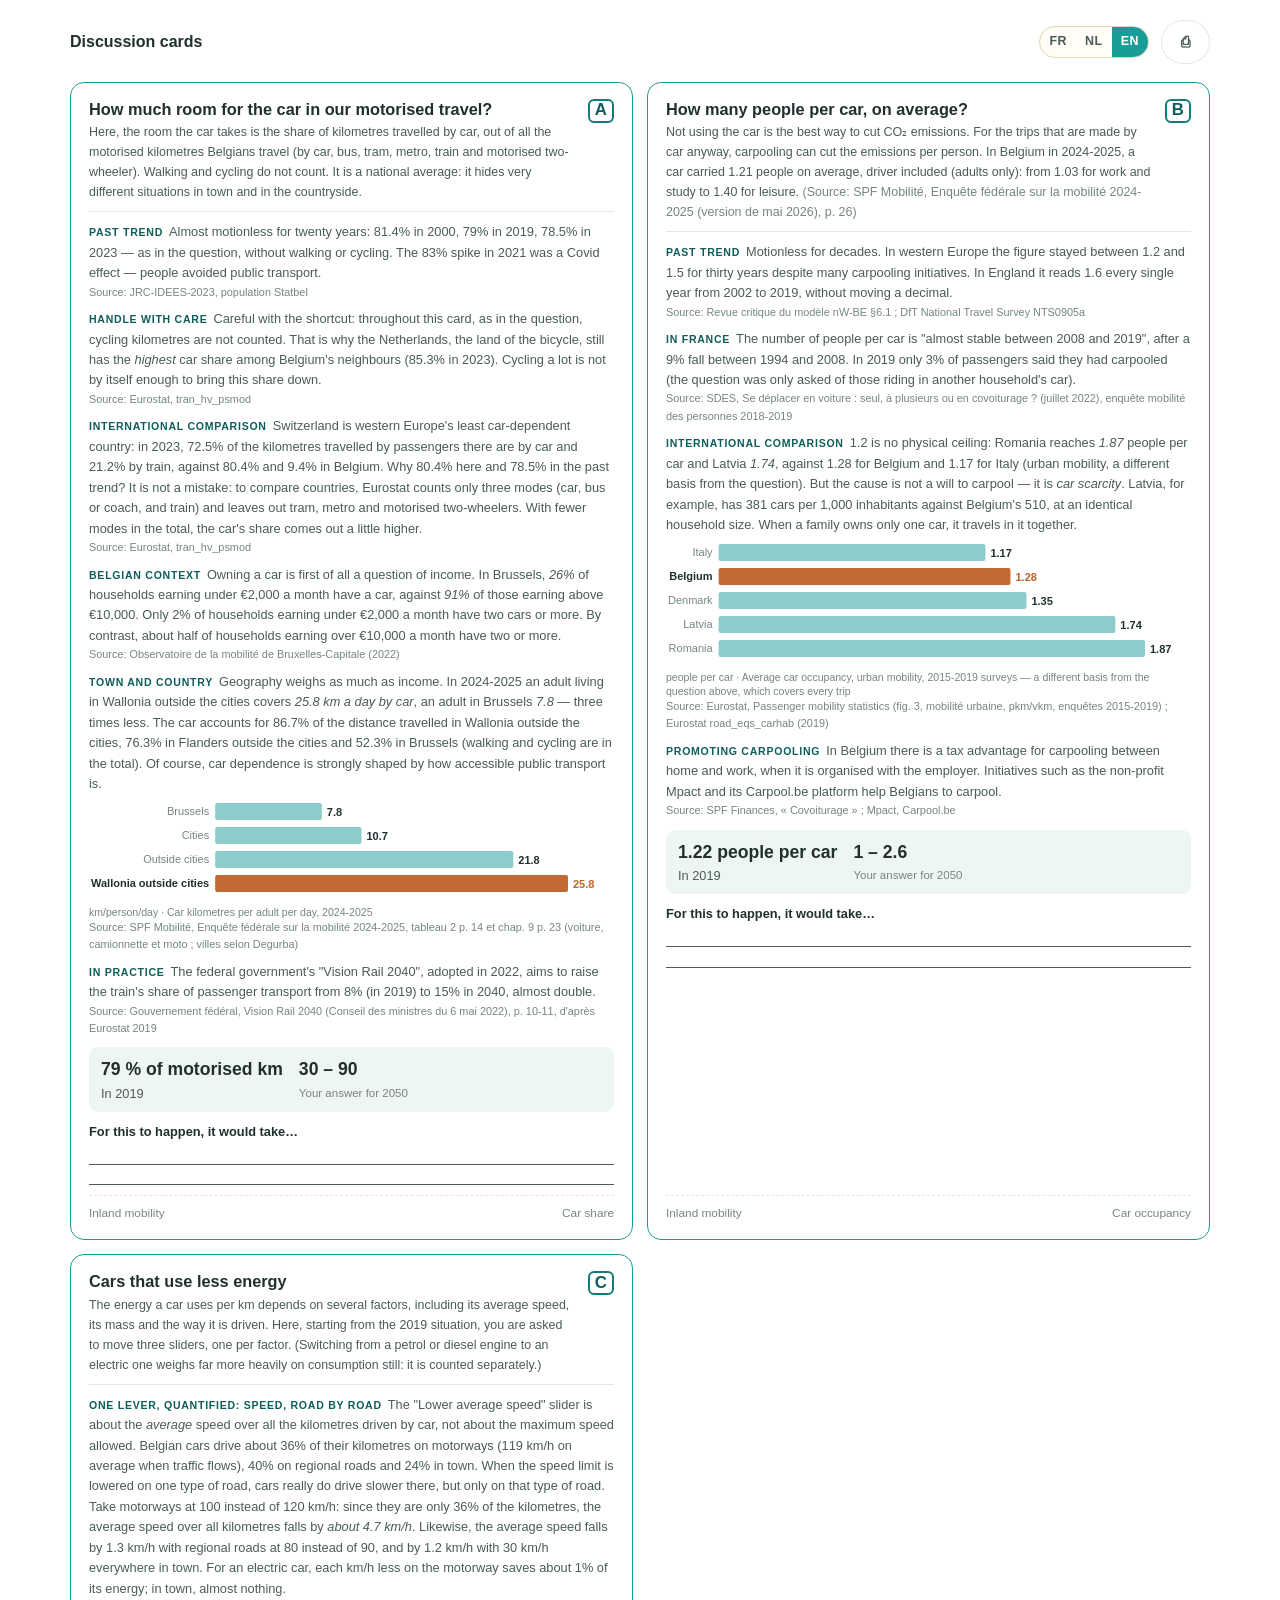
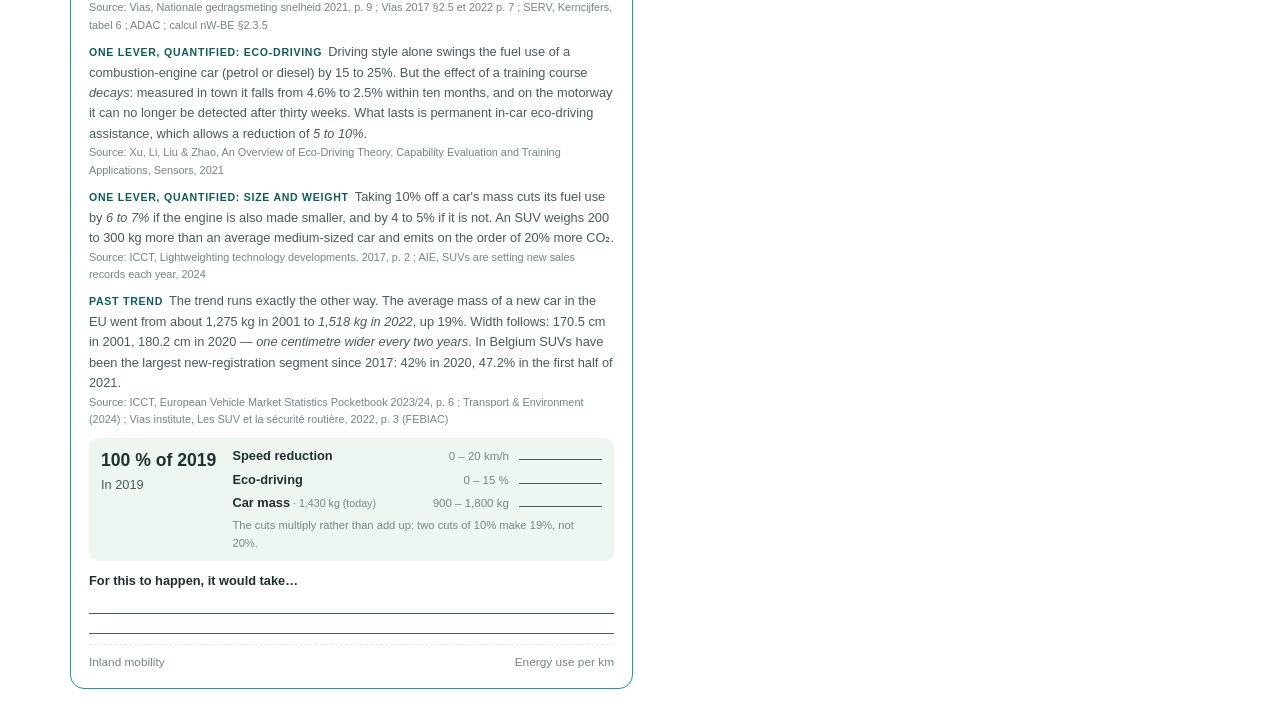
<file: website/workshop/cards.html>
<!-- negaWatt Belgium — printable discussion cards, one A5 card per lever.
     Print to A4 portrait: two cards per page. -->
<meta charset="utf-8">
<meta name="viewport" content="width=device-width, initial-scale=1">
<meta name="robots" content="noindex, nofollow">
<title>Fiches de discussion — négaWatt Belgium workshop</title>
<link rel="stylesheet" href="../assets/css/styles.css">
<link rel="stylesheet" href="../assets/css/workshop.css">

<body>
<div class="ws-cards">
  <div class="ws-cards__toolbar">
    <strong data-ui="cards.title"></strong>
    <span class="ws-topbar__spacer" style="flex:1"></span>
    <div class="ws-lang" id="lang-switch" role="group"></div>
    <button class="ws-btn ws-btn--ghost" id="btn-print" style="flex:0 0 auto">⎙</button>
  </div>
  <div class="ws-cards__grid" id="cards"></div>
</div>

<!-- One file per sector; a topic names its sector in workshop_content.js.
     Add a line here when a new sector gets a workshop topic. -->
<script src="../data/levers_transport.js"></script>
<script src="../data/levers_buildings.js"></script>
<script src="../data/history_transport.js"></script>
<script src="../data/history_buildings.js"></script>
<script src="../data/workshop_content.js"></script>
<script src="../assets/js/workshop/i18n.js"></script>
<script src="../assets/js/workshop/spark.js"></script>
<script src="../assets/js/workshop/cards.js"></script>
</body>
</file>
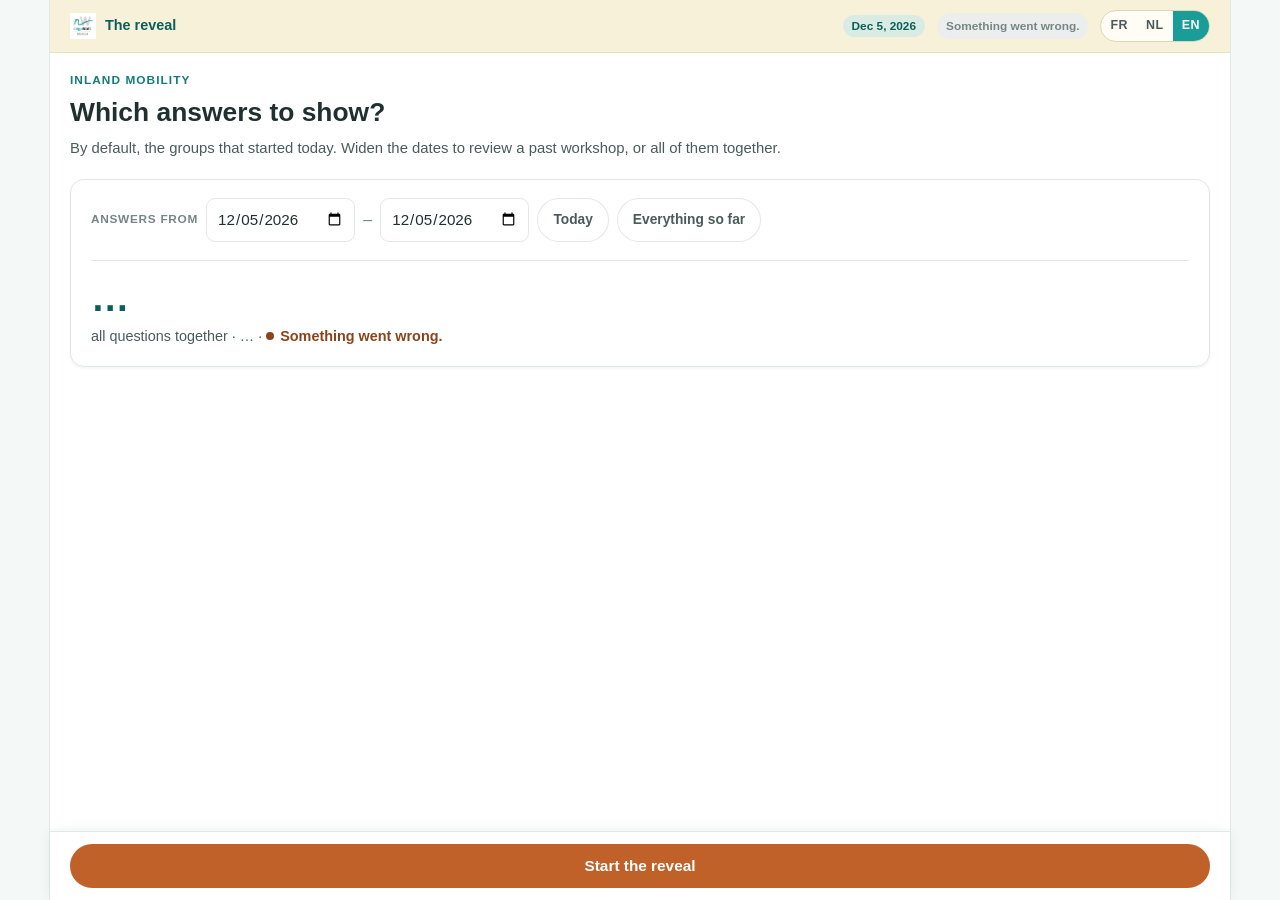
<file: website/workshop/reveal.html>
<!-- negaWatt Belgium — workshop reveal screen (the projector).
     The first page picks which answers to show — a date filter, today by
     default, everything if you widen it — and counts them live. The questions
     follow, one lever at a time: group answers live, then the negaWatt value
     with its written justification. The overview recalls the filter. -->
<meta charset="utf-8">
<meta name="viewport" content="width=device-width, initial-scale=1">
<meta name="robots" content="noindex, nofollow">
<title>Mise en commun — négaWatt Belgium workshop</title>
<link rel="stylesheet" href="../assets/css/styles.css">
<link rel="stylesheet" href="../assets/css/workshop.css">

<body class="ws-body">
<div class="ws-shell ws-wide">

  <div class="ws-topbar">
    <span class="ws-topbar__brand">
      <img src="../assets/img/nW_BE_logo_square.png" alt="négaWatt Belgium">
      <span data-ui="reveal.title"></span>
    </span>
    <span class="ws-topbar__spacer"></span>
    <!-- the window on screen; a click goes back to the first page, which sets it -->
    <button type="button" class="ws-badge ws-badge--button" id="window-badge"></button>
    <span class="ws-badge ws-badge--quiet" id="live-badge"></span>
    <div class="ws-lang" id="lang-switch" role="group"></div>
  </div>

  <!-- The first page: which answers are on screen, and how many there are. Set
       once here, so the question pages can give the projector to the answers. -->
  <main class="ws-main" id="screen-setup">
    <div>
      <p class="ws-eyebrow" id="setup-topic"></p>
      <h1 class="ws-question" data-ui="reveal.setup.title"></h1>
      <p class="ws-subtitle" data-ui="reveal.setup.lead"></p>
    </div>

    <div class="ws-panel">
      <div class="ws-filter" id="filter">
        <span class="ws-filter__label" data-ui="reveal.filter.label"></span>
        <span class="ws-filter__range">
          <input class="ws-input ws-filter__date" type="date" id="from">
          <span class="ws-filter__dash">–</span>
          <input class="ws-input ws-filter__date" type="date" id="to">
        </span>
        <button class="ws-btn ws-btn--ghost ws-filter__preset" id="preset-today"
                data-ui="reveal.filter.today"></button>
        <button class="ws-btn ws-btn--ghost ws-filter__preset" id="preset-all"
                data-ui="reveal.filter.all"></button>
      </div>

      <!-- follows the answers as they arrive: the page polls every 3 seconds -->
      <div class="ws-count">
        <p class="ws-count__num" id="count-answers" aria-live="polite"></p>
        <p class="ws-count__meta">
          <span data-ui="reveal.count.scope"></span> ·
          <span id="count-groups"></span> ·
          <span class="ws-live" id="count-live"></span>
        </p>
      </div>
    </div>
  </main>

  <main class="ws-main ws-hidden" id="screen-lever">
    <div class="ws-progress">
      <span class="ws-progress__label" id="progress-label"></span>
      <span class="ws-topbar__spacer"></span>
      <span id="progress-dots" style="display:flex;gap:6px"></span>
    </div>

    <div>
      <p class="ws-eyebrow" id="topic-title"></p>
      <h1 class="ws-question" id="question"></h1>
      <p class="ws-subtitle" id="subtitle"></p>
    </div>

    <div class="ws-chart">
      <div class="ws-dots" id="dots" style="min-height:182px"></div>
      <div class="ws-chart__legend" id="dots-legend"></div>
    </div>

    <div class="ws-stat" id="stats"></div>

    <div class="ws-panel ws-hidden" id="nw-panel">
      <h2 data-ui="reveal.why"></h2>
      <p id="justification"></p>
      <div class="ws-note ws-note--warn" id="debate-box">
        <strong data-ui="reveal.debate"></strong>
        <p id="debate" style="margin:6px 0 0"></p>
      </div>
      <p id="verdict" style="margin-top:12px;font-weight:700"></p>
      <div class="ws-facts__grid" id="reveal-facts" style="margin-top:14px"></div>
    </div>

    <section class="ws-hidden" id="conditions-box">
      <h2 style="font-size:.78rem;text-transform:uppercase;letter-spacing:.08em;color:var(--muted)"
          data-ui="reveal.conditions"></h2>
      <div id="conditions"></div>
    </section>
  </main>

  <main class="ws-main ws-hidden" id="screen-summary">
    <h1 class="ws-question" data-ui="reveal.summary"></h1>
    <!-- the filter of the first page, recalled where the totals are read -->
    <p class="ws-recap">
      <span class="ws-filter__label" data-ui="reveal.recap"></span>
      <span id="recap-text"></span>
      <button type="button" class="ws-linkbtn" id="recap-change"
              data-ui="reveal.filter.change"></button>
    </p>
    <div class="ws-scroll">
      <table class="ws-table" id="summary-table"></table>
    </div>
    <div class="ws-stat" id="awards" style="margin-top:18px"></div>
  </main>

  <main class="ws-main ws-hidden" id="screen-error">
    <div class="ws-note ws-note--warn" id="error-text"></div>
  </main>

  <div class="ws-actions" id="actions">
    <button class="ws-btn ws-btn--ghost" id="btn-prev" data-ui="reveal.prev"></button>
    <button class="ws-btn ws-btn--amber" id="btn-reveal" data-ui="reveal.show"></button>
    <button class="ws-btn ws-btn--ghost" id="btn-next" data-ui="reveal.next"></button>
  </div>
</div>

<!-- One file per sector; a topic names its sector in workshop_content.js.
     Add a line here when a new sector gets a workshop topic. -->
<script src="../data/levers_transport.js"></script>
<script src="../data/levers_buildings.js"></script>
<script src="../data/history_transport.js"></script>
<script src="../data/history_buildings.js"></script>
<script src="../data/workshop_content.js"></script>
<script src="../assets/js/workshop/i18n.js"></script>
<script src="../assets/js/workshop/spark.js"></script>
<script src="../assets/js/workshop/impact.js"></script>
<script src="../assets/js/workshop/api.js"></script>
<script src="../assets/js/workshop/reveal.js"></script>
</body>
</file>
<file: website/assets/css/styles.css>
/* ==========================================================================
   negaWatt Belgium — Sufficiency hypotheses website
   Single stylesheet. Edit CSS variables below to re-theme the whole site.
   ========================================================================== */

:root {
  /* Brand palette (sampled from the negaWatt Belgium website) */
  --nw-teal:        #1a9c98;
  --nw-teal-dark:   #137c79;
  --nw-teal-darker: #0d5d5b;
  --nw-cream:       #f6f1d8;
  --nw-mint:        #d9ece4;
  --nw-mint-soft:   #eef6f1;

  /* Functional colours */
  --ink:        #20302f;
  --ink-soft:   #4a5b5a;
  --muted:      #768584;
  --line:       #e3e8e6;
  --bg:         #ffffff;
  --bg-alt:     #f4f8f6;

  /* Change badges */
  --down:       #1f9d57;   /* a reduction (good for sufficiency) */
  --down-bg:    #e5f5ec;
  --up:         #c0612a;   /* an increase */
  --up-bg:      #fbeede;
  --flat:       #5a6b6a;
  --flat-bg:    #eceeed;

  /* Layout */
  --maxw:       1120px;
  --radius:     14px;
  --radius-sm:  9px;
  --shadow:     0 1px 2px rgba(13, 93, 91, 0.06), 0 8px 24px rgba(13, 93, 91, 0.08);
  --shadow-sm:  0 1px 3px rgba(13, 93, 91, 0.08);

  --font: "Inter", "Segoe UI", -apple-system, BlinkMacSystemFont, Roboto, Helvetica, Arial, sans-serif;
}

/* ------------------------------ Base ------------------------------------- */
* { box-sizing: border-box; }

html { scroll-behavior: smooth; scroll-padding-top: 130px; }

body {
  margin: 0;
  font-family: var(--font);
  color: var(--ink);
  background: var(--bg);
  line-height: 1.6;
  -webkit-font-smoothing: antialiased;
}

h1, h2, h3, h4 { line-height: 1.25; color: var(--ink); font-weight: 700; }
h1 { font-size: clamp(1.9rem, 4vw, 2.8rem); margin: 0 0 .4em; }
h2 { font-size: clamp(1.5rem, 3vw, 2rem); margin: 1.6em 0 .6em; }
h3 { font-size: 1.2rem; margin: 0 0 .4em; }

a { color: var(--nw-teal-dark); text-decoration: none; }
a:hover { color: var(--nw-teal-darker); text-decoration: underline; }

p { margin: 0 0 1em; }

.container { max-width: var(--maxw); margin: 0 auto; padding: 0 24px; }

.muted { color: var(--muted); }
.small { font-size: .88rem; }
.center { text-align: center; }

/* ------------------------------ Header ----------------------------------- */
.site-header { position: sticky; top: 0; z-index: 50; }

.header-bar {
  background: var(--nw-teal);
  color: #fff;
  text-align: center;
  font-size: .92rem;
  padding: 8px 16px;
}
.header-bar a { color: #fff; font-weight: 600; text-decoration: underline; }

.header-main {
  background: var(--nw-cream);
  border-bottom: 1px solid #e8e1bf;
}
.header-main .container {
  display: flex;
  align-items: center;
  justify-content: space-between;
  gap: 24px;
  min-height: 76px;
}
.brand { display: flex; align-items: center; gap: 12px; }
.brand img { height: 46px; width: auto; display: block; }

.nav { display: flex; align-items: center; gap: 6px; flex-wrap: wrap; }
.nav a {
  color: var(--ink);
  font-weight: 600;
  font-size: .94rem;
  padding: 8px 12px;
  border-radius: 8px;
  text-decoration: none;
  transition: background .15s, color .15s;
}
.nav a:hover { background: rgba(26, 156, 152, .12); color: var(--nw-teal-darker); }
.nav a.active { background: var(--nw-teal); color: #fff; }

.nav-toggle {
  display: none;
  background: none; border: 0; cursor: pointer;
  font-size: 1.6rem; color: var(--ink); padding: 4px 8px;
}

@media (max-width: 820px) {
  .nav-toggle { display: block; }
  .nav {
    display: none;
    position: absolute; left: 0; right: 0; top: 100%;
    flex-direction: column; align-items: stretch;
    background: var(--nw-cream);
    border-bottom: 1px solid #e8e1bf;
    padding: 8px 16px 16px;
    gap: 2px;
  }
  .nav.open { display: flex; }
  .header-main .container { position: relative; }
}

/* ------------------------------ Hero ------------------------------------- */
.hero {
  background: linear-gradient(160deg, var(--nw-mint) 0%, var(--nw-mint-soft) 60%, #fff 100%);
  padding: 64px 0 56px;
  border-bottom: 1px solid var(--line);
}
.hero .eyebrow {
  text-transform: uppercase;
  letter-spacing: .14em;
  font-size: .8rem;
  font-weight: 700;
  color: var(--nw-teal-dark);
  margin-bottom: 12px;
}
.hero p.lead { font-size: 1.2rem; color: var(--ink-soft); max-width: 720px; }

.hero-actions { display: flex; gap: 14px; flex-wrap: wrap; margin-top: 28px; }

/* Sector / page header (lighter than hero) */
.page-head {
  background: linear-gradient(160deg, var(--nw-mint-soft), #fff);
  padding: 48px 0 36px;
  border-bottom: 1px solid var(--line);
}
.page-head .eyebrow {
  text-transform: uppercase; letter-spacing: .14em; font-size: .78rem;
  font-weight: 700; color: var(--nw-teal-dark); margin-bottom: 10px;
}
.page-head p.lead { font-size: 1.1rem; color: var(--ink-soft); max-width: 760px; }

/* ------------------------------ Buttons ---------------------------------- */
.btn {
  display: inline-flex; align-items: center; gap: 8px;
  background: var(--nw-teal); color: #fff;
  font-weight: 600; font-size: .95rem;
  padding: 11px 20px; border-radius: 999px;
  border: 1px solid transparent; cursor: pointer;
  transition: background .15s, transform .05s, box-shadow .15s;
  text-decoration: none;
}
.btn:hover { background: var(--nw-teal-dark); color: #fff; text-decoration: none; box-shadow: var(--shadow-sm); }
.btn:active { transform: translateY(1px); }
.btn.secondary { background: #fff; color: var(--nw-teal-dark); border-color: var(--nw-teal); }
.btn.secondary:hover { background: var(--nw-mint-soft); color: var(--nw-teal-darker); }
.btn .icon { width: 18px; height: 18px; }

/* ------------------------------ Sections --------------------------------- */
section.block { padding: 48px 0; }
section.block.alt { background: var(--bg-alt); border-top: 1px solid var(--line); border-bottom: 1px solid var(--line); }

.section-intro { max-width: 760px; margin-bottom: 8px; }

/* ------------------------------ Sector cards (landing) ------------------- */
.grid { display: grid; gap: 22px; }
.grid.cols-2 { grid-template-columns: repeat(2, 1fr); }
.grid.cols-3 { grid-template-columns: repeat(3, 1fr); }
.grid.cols-4 { grid-template-columns: repeat(4, 1fr); }
@media (max-width: 900px) { .grid.cols-3, .grid.cols-4 { grid-template-columns: repeat(2, 1fr); } }
@media (max-width: 600px) { .grid.cols-2, .grid.cols-3, .grid.cols-4 { grid-template-columns: 1fr; } }

.sector-card {
  display: block;
  background: #fff;
  border: 1px solid var(--line);
  border-radius: var(--radius);
  padding: 26px 24px;
  box-shadow: var(--shadow-sm);
  transition: transform .12s, box-shadow .15s, border-color .15s;
  text-decoration: none; color: inherit;
}
.sector-card:hover {
  transform: translateY(-3px);
  box-shadow: var(--shadow);
  border-color: var(--nw-teal);
  text-decoration: none;
}
.sector-card .sicon {
  width: 52px; height: 52px; border-radius: 12px;
  background: var(--nw-mint); color: var(--nw-teal-dark);
  display: flex; align-items: center; justify-content: center;
  margin-bottom: 16px;
}
.sector-card .sicon svg { width: 28px; height: 28px; }
.sector-card h3 { margin-bottom: 6px; }
.sector-card p { color: var(--ink-soft); margin: 0 0 14px; font-size: .95rem; }
.sector-card .count {
  font-size: .8rem; font-weight: 700; color: var(--nw-teal-dark);
  text-transform: uppercase; letter-spacing: .06em;
}

/* ------------------------------ Sub-nav (in-page anchors) ---------------- */
.subnav {
  position: sticky; top: 130px; z-index: 20;
  background: rgba(255,255,255,.92);
  backdrop-filter: blur(6px);
  border: 1px solid var(--line);
  border-radius: 999px;
  padding: 8px 10px;
  display: flex; gap: 6px; flex-wrap: wrap;
  margin: 22px 0 8px;
  box-shadow: var(--shadow-sm);
}
.subnav a {
  font-size: .85rem; font-weight: 600; color: var(--ink-soft);
  padding: 6px 12px; border-radius: 999px; text-decoration: none;
}
.subnav a:hover { background: var(--nw-mint-soft); color: var(--nw-teal-darker); }

/* ------------------------------ Hypothesis cards ------------------------- */
.hyp-grid { display: grid; grid-template-columns: repeat(2, 1fr); gap: 22px; }
@media (max-width: 860px) { .hyp-grid { grid-template-columns: 1fr; } }

.hyp-card {
  background: #fff;
  border: 1px solid var(--line);
  border-radius: var(--radius);
  padding: 22px 22px 18px;
  box-shadow: var(--shadow-sm);
  scroll-margin-top: 200px;
  display: flex; flex-direction: column;
}
.hyp-card__head { display: flex; align-items: flex-start; gap: 14px; margin-bottom: 6px; }
.hyp-card__icon {
  flex: 0 0 auto;
  width: 44px; height: 44px; border-radius: 10px;
  background: var(--nw-mint); color: var(--nw-teal-dark);
  display: flex; align-items: center; justify-content: center;
}
.hyp-card__icon svg { width: 24px; height: 24px; }
.hyp-card__title { flex: 1; }
.hyp-card__title h3 { margin: 0; font-size: 1.12rem; }
.hyp-card__cat {
  font-size: .74rem; font-weight: 700; text-transform: uppercase;
  letter-spacing: .06em; color: var(--muted);
}

/* The value strip: 2019 -> 2050 with a change badge */
.hyp-values {
  display: flex; align-items: stretch; gap: 10px;
  margin: 14px 0 6px;
}
.val-box {
  flex: 1; text-align: center;
  background: var(--bg-alt);
  border: 1px solid var(--line);
  border-radius: var(--radius-sm);
  padding: 10px 8px;
}
.val-box .yr { font-size: .72rem; font-weight: 700; color: var(--muted); letter-spacing: .04em; }
.val-box .num { font-size: 1.5rem; font-weight: 800; color: var(--ink); line-height: 1.1; }
.val-box .unit { font-size: .74rem; color: var(--ink-soft); }
.val-arrow { display: flex; align-items: center; color: var(--muted); font-size: 1.3rem; }

.badge {
  display: inline-flex; align-items: center; gap: 5px;
  align-self: center;
  font-size: .82rem; font-weight: 800;
  padding: 5px 11px; border-radius: 999px;
  white-space: nowrap;
}
.badge.down { color: var(--down); background: var(--down-bg); }
.badge.up   { color: var(--up);   background: var(--up-bg); }
.badge.flat { color: var(--flat); background: var(--flat-bg); }

.hyp-chart { width: 100%; height: 150px; margin: 8px 0 4px; }

.hyp-card__body { color: var(--ink-soft); font-size: .95rem; }
.hyp-card__body p:last-child { margin-bottom: 0; }

/* Debate / feasibility callout */
.debate {
  margin-top: 14px;
  background: #fbf6ec;
  border: 1px solid #efe2c4;
  border-left: 4px solid #e0a93b;
  border-radius: var(--radius-sm);
  padding: 12px 14px;
  font-size: .9rem; color: #6c5526;
}
.debate strong { color: #8a6a1f; }
.debate .label {
  display: inline-flex; align-items: center; gap: 6px;
  font-weight: 800; text-transform: uppercase; letter-spacing: .05em;
  font-size: .72rem; color: #b07d1c; margin-bottom: 4px;
}

.hyp-card__foot {
  margin-top: 14px; padding-top: 12px; border-top: 1px dashed var(--line);
  display: flex; justify-content: space-between; align-items: center; gap: 10px;
  font-size: .85rem;
}
.hyp-card__foot .ref { color: var(--muted); }
.hyp-card__foot a { font-weight: 600; }

/* ------------------------------ Big sector chart ------------------------- */
.figure {
  background: #fff; border: 1px solid var(--line);
  border-radius: var(--radius); padding: 18px; box-shadow: var(--shadow-sm);
}
.figure h3 { margin-bottom: 4px; }
.figure .fig-note { color: var(--muted); font-size: .85rem; margin-bottom: 10px; }
.figure .plot { width: 100%; height: 360px; }

/* ------------------------------ Callouts / notes ------------------------- */
.note {
  background: var(--nw-mint-soft);
  border: 1px solid var(--line);
  border-left: 4px solid var(--nw-teal);
  border-radius: var(--radius-sm);
  padding: 14px 16px;
}

.stub-banner {
  background: var(--nw-cream);
  border: 1px dashed #d9cf9a;
  border-radius: var(--radius-sm);
  padding: 14px 16px; color: #6f6433; font-size: .92rem;
}

/* ------------------------------ Footer ----------------------------------- */
.site-footer {
  background: var(--nw-teal-darker);
  color: #d7ecea;
  padding: 40px 0 28px;
  margin-top: 56px;
}
.site-footer a { color: #fff; }
.site-footer .container { display: flex; flex-wrap: wrap; gap: 28px; justify-content: space-between; }
.site-footer h4 { color: #fff; font-size: .95rem; margin: 0 0 10px; text-transform: uppercase; letter-spacing: .06em; }
.site-footer ul { list-style: none; margin: 0; padding: 0; }
.site-footer li { margin-bottom: 6px; font-size: .92rem; }
.site-footer .foot-brand img { height: 42px; margin-bottom: 10px; background: #fff; padding: 6px 10px; border-radius: 8px; }
.site-footer .copyright { width: 100%; border-top: 1px solid rgba(255,255,255,.15); margin-top: 18px; padding-top: 16px; font-size: .82rem; color: #a9d2cf; }

/* ------------------------------ Utilities -------------------------------- */
.mt-0 { margin-top: 0; }
.mb-0 { margin-bottom: 0; }
.hidden { display: none !important; }
.ico { width: 1.2em; height: 1.2em; vertical-align: -0.2em; }
.data-missing { opacity: .92; }
</file>
<file: website/assets/css/workshop.css>
/* ==========================================================================
   negaWatt Belgium — interactive workshop
   Loaded after styles.css and reusing its :root variables. The workshop pages
   deliberately do NOT load nav.js: they are a focused, phone-first app, not
   pages of the public site, so they carry their own minimal chrome and are free
   of the site header's 130px sticky offset.
   ========================================================================== */

:root {
  --ws-amber:      #c0612a;
  --ws-amber-soft: #fbeede;
  --ws-shadow-up:  0 -1px 12px rgba(13, 93, 91, .07);
  --ws-tap:        44px;            /* minimum comfortable touch target */
}

/* ------------------------------------------------------------------ shell */
.ws-body {
  background: var(--bg-alt);
  margin: 0;
}
.ws-shell {
  display: flex;
  flex-direction: column;
  min-height: 100vh;
  min-height: 100dvh;
  max-width: 720px;
  margin: 0 auto;
  background: var(--bg);
  box-shadow: 0 0 0 1px var(--line);
}
.ws-wide { max-width: 1180px; }

.ws-main {
  flex: 1 1 auto;
  padding: 18px 20px 24px;
}
.ws-main > * + * { margin-top: 18px; }

/* ----------------------------------------------------------------- topbar */
.ws-topbar {
  position: sticky;
  top: 0;
  z-index: 20;
  display: flex;
  align-items: center;
  gap: 12px;
  padding: 10px 20px;
  background: var(--nw-cream);
  border-bottom: 1px solid #e8e1bf;
}
.ws-topbar__brand {
  display: flex;
  align-items: center;
  gap: 9px;
  font-weight: 800;
  font-size: .9rem;
  color: var(--nw-teal-darker);
  text-decoration: none;
  white-space: nowrap;
}
.ws-topbar__brand img { height: 26px; width: auto; display: block; }
.ws-topbar__spacer { flex: 1 1 auto; }

.ws-lang {
  display: inline-flex;
  border: 1px solid #ded7b4;
  border-radius: 999px;
  overflow: hidden;
  background: #fffdf5;
}
.ws-lang button {
  border: 0;
  background: none;
  cursor: pointer;
  font: inherit;
  font-size: .78rem;
  font-weight: 700;
  text-transform: uppercase;
  letter-spacing: .04em;
  color: var(--ink-soft);
  padding: 5px 9px;
  min-width: 34px;
}
.ws-lang button[aria-pressed="true"] {
  background: var(--nw-teal);
  color: #fff;
}

.ws-badge {
  font-size: .74rem;
  font-weight: 700;
  padding: 4px 9px;
  border-radius: 999px;
  background: var(--nw-mint);
  color: var(--nw-teal-darker);
  white-space: nowrap;
}
.ws-badge--warn { background: var(--ws-amber-soft); color: #8a4419; }
.ws-badge--quiet { background: #eceeed; color: var(--muted); }

/* --------------------------------------------------------------- progress */
.ws-progress {
  display: flex;
  align-items: center;
  gap: 6px;
}
.ws-progress__dot {
  width: 9px;
  height: 9px;
  border-radius: 50%;
  background: #dfe6e4;
  border: 0;
  padding: 0;
  cursor: pointer;
  transition: background .15s, transform .15s;
}
.ws-progress__dot[data-state="answered"] { background: var(--nw-teal); }
.ws-progress__dot[data-state="current"] {
  background: var(--ws-amber);
  transform: scale(1.45);
}
.ws-progress__label {
  font-size: .78rem;
  color: var(--muted);
  font-weight: 600;
  white-space: nowrap;
}

/* --------------------------------------------------------------- question */
.ws-eyebrow {
  font-size: .74rem;
  font-weight: 800;
  text-transform: uppercase;
  letter-spacing: .09em;
  color: var(--nw-teal-dark);
  margin: 0 0 6px;
}
.ws-question {
  font-size: clamp(1.25rem, 4.4vw, 1.65rem);
  line-height: 1.25;
  font-weight: 800;
  margin: 0 0 8px;
  color: var(--ink);
}
.ws-subtitle {
  margin: 0;
  color: var(--ink-soft);
  font-size: .93rem;
}
.ws-subtitle__source { margin: 6px 0 0; font-size: .72rem; color: var(--muted); }
.ws-subtitle__source a { color: var(--nw-teal-dark); }
/* The card's sections, in the order of the docx structure (D71): reference
   points, the answer, the condition, what the answer changes. */
.ws-section-title,
.ws-facts h2 {
  font-size: .78rem;
  font-weight: 800;
  text-transform: uppercase;
  letter-spacing: .08em;
  color: var(--muted);
  margin: 0 0 10px;
}
.ws-answer > * + * { margin-top: 12px; }
.ws-field--condition > label { font-size: .95rem; color: var(--ink); }

/* ------------------------------------------------------------------ chart */
.ws-chart {
  background: linear-gradient(180deg, var(--nw-mint-soft), #fff 70%);
  border: 1px solid var(--line);
  border-radius: var(--radius);
  padding: 10px 8px 4px;
}
.ws-chart__legend {
  display: flex;
  flex-wrap: wrap;
  gap: 4px 14px;
  padding: 0 8px 6px;
  font-size: .74rem;
  color: var(--muted);
}
.ws-chart__legend span { display: inline-flex; align-items: center; gap: 5px; }
.ws-chart__legend i {
  width: 16px; height: 0;
  border-top: 2.5px solid currentColor;
  display: inline-block;
}
.ws-chart__legend .obs { color: var(--nw-teal); }
.ws-chart__legend .you { color: var(--ws-amber); }
.ws-chart__legend .nw { color: var(--nw-teal-dark); }
.ws-chart__note {
  margin: 0;
  padding: 2px 8px 4px;
  font-size: .72rem;
  color: var(--muted);
}

/* ----------------------------------------------------------------- slider */
.ws-slider { padding: 2px 2px 0; }
.ws-slider__hint {
  font-size: .85rem;
  color: var(--nw-teal-dark);
  font-weight: 600;
  margin: 0 0 10px;
  display: flex;
  align-items: center;
  gap: 7px;
}
.ws-slider__hint::before { content: "↔"; font-size: 1.15rem; line-height: 1; }
.ws-slider.is-answered .ws-slider__hint { display: none; }

.ws-slider input[type="range"] {
  -webkit-appearance: none;
  appearance: none;
  width: 100%;
  height: var(--ws-tap);
  background: none;
  margin: 0;
  cursor: pointer;
}
.ws-slider input[type="range"]:focus { outline: none; }
.ws-slider input[type="range"]:focus-visible::-webkit-slider-thumb {
  box-shadow: 0 0 0 4px rgba(192, 97, 42, .3);
}
.ws-slider input[type="range"]::-webkit-slider-runnable-track {
  height: 8px;
  border-radius: 999px;
  background: #e4eae8;
}
.ws-slider input[type="range"]::-moz-range-track {
  height: 8px;
  border-radius: 999px;
  background: #e4eae8;
}
.ws-slider input[type="range"]::-webkit-slider-thumb {
  -webkit-appearance: none;
  width: 30px; height: 30px;
  margin-top: -11px;
  border-radius: 50%;
  background: var(--ws-amber);
  border: 3px solid #fff;
  box-shadow: 0 1px 4px rgba(0, 0, 0, .22);
}
.ws-slider input[type="range"]::-moz-range-thumb {
  width: 24px; height: 24px;
  border-radius: 50%;
  background: var(--ws-amber);
  border: 3px solid #fff;
  box-shadow: 0 1px 4px rgba(0, 0, 0, .22);
}
.ws-slider:not(.is-answered) input[type="range"]::-webkit-slider-thumb {
  background: #b6c2c0;                     /* unset: never suggest a default */
}
.ws-slider:not(.is-answered) input[type="range"]::-moz-range-thumb {
  background: #b6c2c0;
}
.ws-slider__scale {
  display: flex;
  justify-content: space-between;
  font-size: .74rem;
  color: var(--muted);
  padding: 0 2px;
}

/* A question answered in parts (D61): a stack of small sliders, each one a
   .ws-slider, so the track, the thumb and the grey "unset" thumb are shared. */
.ws-parts { display: grid; gap: 14px; }
.ws-parts > .ws-slider__hint { margin: 0; }
.ws-part {
  border: 1px solid var(--line);
  border-radius: var(--radius-sm);
  padding: 10px 12px 6px;
  background: #fff;
}
.ws-part__head {
  display: flex;
  align-items: baseline;
  justify-content: space-between;
  gap: 10px;
}
.ws-part__label { font-weight: 700; font-size: .95rem; color: var(--ink); }
.ws-part__value {
  flex: 0 0 auto;
  font-weight: 800;
  color: #8a4419;
  font-variant-numeric: tabular-nums;
}
.ws-part:not(.is-answered) .ws-part__value { color: var(--muted); font-weight: 600; font-size: .85rem; }
.ws-part__sub { margin: 2px 0 0; font-size: .8rem; color: var(--ink-soft); }
.ws-part__effect { margin: 2px 0 0; font-size: .8rem; font-weight: 700; color: var(--muted); }
.ws-part__effect[data-dir="down"] { color: var(--nw-teal-dark); }
.ws-part__effect[data-dir="up"] { color: #b4532a; }
.ws-parts__rule { margin: 0; font-size: .8rem; color: var(--muted); }

/* ---------------------------------------------------------------- readout */
.ws-readout {
  display: flex;
  align-items: baseline;
  flex-wrap: wrap;
  gap: 4px 10px;
  padding: 14px 16px;
  border-radius: var(--radius);
  background: var(--ws-amber-soft);
  border: 1px solid #f0dcc0;
}
.ws-readout.is-empty { background: #f2f5f4; border-color: var(--line); }
.ws-readout__num {
  font-size: 2rem;
  font-weight: 800;
  line-height: 1;
  color: #8a4419;
  font-variant-numeric: tabular-nums;
}
.ws-readout.is-empty .ws-readout__num { color: var(--muted); font-size: 1.15rem; }
.ws-readout__unit { font-size: .95rem; font-weight: 700; color: #8a4419; }
.ws-readout.is-empty .ws-readout__unit { display: none; }

/* --------------------------------------------------------------- leverage */
.ws-leverage {
  border: 1px solid var(--line);
  border-left: 4px solid var(--nw-teal);
  border-radius: var(--radius-sm);
  padding: 12px 15px;
  background: var(--nw-mint-soft);
}
.ws-leverage__label {
  font-size: .72rem;
  font-weight: 800;
  text-transform: uppercase;
  letter-spacing: .07em;
  color: var(--nw-teal-darker);
  margin: 0 0 5px;
}
.ws-leverage__value {
  margin: 0;
  font-weight: 800;
  font-size: 1.15rem;
  color: var(--ink);
  font-variant-numeric: tabular-nums;
}
.ws-leverage__value[data-dir="up"] { color: var(--up); }
.ws-leverage__value[data-dir="down"] { color: var(--down); }
.ws-leverage__value[data-dir="flat"] { color: var(--flat); }
.ws-leverage__delta { margin: 3px 0 0; font-size: .84rem; color: var(--ink-soft); }
.ws-leverage__caveat { margin: 7px 0 0; font-size: .74rem; color: var(--muted); }
.ws-leverage__tangible { margin: 0 0 6px; font-size: .92rem; color: var(--ink); }
.ws-leverage__tangible:empty { display: none; }
.ws-leverage.is-hidden .ws-leverage__value,
.ws-leverage.is-hidden .ws-leverage__delta { color: var(--muted); font-weight: 600; }

/* ------------------------------------------------------------------ facts */
.ws-facts__grid {
  display: grid;
  gap: 10px;
  grid-template-columns: 1fr;
}
@media (min-width: 620px) {
  .ws-facts__grid { grid-template-columns: 1fr 1fr; }
}
.ws-fact {
  border: 1px solid var(--line);
  border-radius: var(--radius-sm);
  padding: 12px 14px;
  background: #fff;
  box-shadow: var(--shadow-sm);
}
.ws-fact__kind {
  display: inline-block;
  font-size: .68rem;
  font-weight: 800;
  text-transform: uppercase;
  letter-spacing: .07em;
  padding: 3px 8px;
  border-radius: 999px;
  margin-bottom: 7px;
  background: var(--nw-mint);
  color: var(--nw-teal-darker);
}
.ws-fact[data-kind="trend"] .ws-fact__kind { background: #e3edfa; color: #2d5b8e; }
.ws-fact[data-kind="benchmark"] .ws-fact__kind { background: #eae6f8; color: #55418f; }
.ws-fact[data-kind="lever"] .ws-fact__kind { background: #fae7e3; color: #8d3a28; }
.ws-fact[data-kind="tangible"] .ws-fact__kind { background: #e5f5ec; color: #17724a; }
.ws-fact[data-kind="caution"] .ws-fact__kind { background: #fbf0dd; color: #8a5b12; }
.ws-fact__text { margin: 0; font-size: .9rem; color: var(--ink-soft); }
.ws-fact__source {
  margin: 8px 0 0;
  font-size: .72rem;
  color: var(--muted);
}
.ws-fact__source a { color: var(--nw-teal-dark); }

/* ------------------------------------------------------------- confidence */
.ws-field > label,
.ws-field > .ws-field__label {
  display: block;
  font-size: .82rem;
  font-weight: 700;
  color: var(--ink-soft);
  margin: 0 0 8px;
}
.ws-segmented {
  display: grid;
  grid-template-columns: repeat(3, 1fr);
  gap: 8px;
}
.ws-segmented button {
  min-height: var(--ws-tap);
  border: 1px solid var(--line);
  border-radius: var(--radius-sm);
  background: #fff;
  font: inherit;
  font-size: .86rem;
  font-weight: 700;
  color: var(--ink-soft);
  cursor: pointer;
  transition: background .12s, border-color .12s, color .12s;
}
.ws-segmented button:hover { border-color: var(--nw-teal); }
.ws-segmented button[aria-pressed="true"] {
  background: var(--nw-teal);
  border-color: var(--nw-teal);
  color: #fff;
}
.ws-input, .ws-textarea {
  width: 100%;
  min-height: var(--ws-tap);
  border: 1px solid var(--line);
  border-radius: var(--radius-sm);
  padding: 11px 13px;
  font: inherit;
  font-size: .95rem;
  color: var(--ink);
  background: #fff;
}
.ws-textarea { min-height: 74px; resize: vertical; }
.ws-input:focus, .ws-textarea:focus {
  outline: none;
  border-color: var(--nw-teal);
  box-shadow: 0 0 0 3px rgba(26, 156, 152, .16);
}
.ws-help { margin: 6px 0 0; font-size: .76rem; color: var(--muted); }

/* ----------------------------------------------------------------- footer */
.ws-actions {
  position: sticky;
  bottom: 0;
  z-index: 20;
  display: flex;
  gap: 10px;
  padding: 12px 20px;
  background: rgba(255, 255, 255, .96);
  backdrop-filter: blur(6px);
  border-top: 1px solid var(--line);
  box-shadow: var(--ws-shadow-up);
}
.ws-btn {
  flex: 1 1 auto;
  min-height: var(--ws-tap);
  border: 0;
  border-radius: 999px;
  font: inherit;
  font-size: .96rem;
  font-weight: 800;
  cursor: pointer;
  padding: 0 20px;
  background: var(--nw-teal);
  color: #fff;
  transition: background .15s, opacity .15s;
}
.ws-btn:hover { background: var(--nw-teal-dark); }
.ws-btn[disabled] { opacity: .45; cursor: not-allowed; }
.ws-btn--ghost {
  flex: 0 0 auto;
  background: #fff;
  color: var(--ink-soft);
  box-shadow: inset 0 0 0 1px var(--line);
}
.ws-btn--ghost:hover { background: var(--bg-alt); color: var(--ink); }
.ws-btn--amber { background: var(--ws-amber); }
.ws-btn--amber:hover { background: #a24f20; }

/* ------------------------------------------------------------------ panels */
.ws-panel {
  border: 1px solid var(--line);
  border-radius: var(--radius);
  padding: 18px 20px;
  background: #fff;
  box-shadow: var(--shadow-sm);
}
.ws-panel h1 { font-size: 1.4rem; margin: 0 0 8px; }
.ws-panel h2 { font-size: 1.05rem; margin: 0 0 8px; }
.ws-note {
  background: var(--nw-mint-soft);
  border-left: 4px solid var(--nw-teal);
  border-radius: var(--radius-sm);
  padding: 12px 15px;
  font-size: .9rem;
  color: var(--ink-soft);
}
.ws-note--warn {
  background: var(--ws-amber-soft);
  border-left-color: #e0a93b;
  color: #6c5526;
}
.ws-code {
  font-family: ui-monospace, SFMono-Regular, Menlo, monospace;
  font-size: 1.9rem;
  font-weight: 800;
  letter-spacing: .18em;
  color: var(--nw-teal-darker);
}

/* ------------------------------------------------------------------ filter */
/* Which sitting is on screen. It has the reveal's first page to itself (D68),
   so the question pages leave the projector to the answers and only recall
   the window in the top bar. */
.ws-filter {
  display: flex;
  align-items: center;
  gap: 8px;
  flex-wrap: wrap;
}
.ws-filter__label {
  font-size: .74rem;
  font-weight: 700;
  text-transform: uppercase;
  letter-spacing: .06em;
  color: var(--muted);
}
.ws-filter__range { display: inline-flex; align-items: center; gap: 8px; }
.ws-filter__date {
  width: auto;
  padding: 6px 10px;
}
.ws-filter__dash { color: var(--muted); }
.ws-filter__preset {
  flex: 0 0 auto;
  padding: 0 16px;
  font-size: .86rem;
}

/* How many answers the filter holds, all questions together. Redrawn on every
   poll, so the facilitator can watch the groups finish before starting. */
.ws-count {
  margin-top: 18px;
  padding-top: 16px;
  border-top: 1px solid var(--line);
}
.ws-count__num {
  margin: 0;
  font-size: 2.4rem;
  font-weight: 800;
  line-height: 1.1;
  color: var(--nw-teal-darker);
  font-variant-numeric: tabular-nums;
}
.ws-count__meta { margin: 6px 0 0; font-size: .9rem; color: var(--ink-soft); }
.ws-live { white-space: nowrap; color: var(--nw-teal-dark); font-weight: 700; }
.ws-live::before {
  content: "";
  display: inline-block;
  width: 8px; height: 8px;
  margin-right: 6px;
  border-radius: 50%;
  background: currentColor;
  vertical-align: 1px;
  animation: ws-pulse 2s ease-in-out infinite;
}
.ws-live.is-failed { color: #8a4419; }
.ws-live.is-failed::before { animation: none; }
@keyframes ws-pulse { 50% { opacity: .25; } }
@media (prefers-reduced-motion: reduce) {
  .ws-live::before { animation: none; }
}

/* The window badge of the top bar doubles as the way back to the filter. */
.ws-badge--button { border: 0; font-family: inherit; cursor: pointer; }
.ws-badge--button:hover { background: #c6e2d7; }
.ws-badge--button[disabled] { cursor: default; background: var(--nw-mint); }

/* The overview recalls the filter its totals were made with. */
.ws-recap {
  display: flex;
  align-items: baseline;
  flex-wrap: wrap;
  gap: 4px 10px;
  margin-top: 4px;
  font-size: .9rem;
  font-weight: 700;
  color: var(--ink-soft);
}

/* ------------------------------------------------------------------ reveal */
.ws-reveal__head { display: flex; align-items: baseline; gap: 12px; flex-wrap: wrap; }
.ws-dots { margin-top: 6px; }
.ws-stat {
  display: flex;
  gap: 22px;
  flex-wrap: wrap;
  font-size: .88rem;
  color: var(--ink-soft);
}
.ws-stat b { display: block; font-size: 1.3rem; color: var(--ink); font-weight: 800; }
.ws-quote {
  border-left: 3px solid var(--nw-mint);
  padding: 2px 0 2px 12px;
  margin: 0 0 10px;
  font-size: .92rem;
  color: var(--ink-soft);
}
.ws-quote cite { display: block; font-size: .76rem; color: var(--muted); font-style: normal; }

.ws-nw-marker { animation: ws-drop .55s cubic-bezier(.2, 1.3, .4, 1) both; }
@keyframes ws-drop {
  from { opacity: 0; transform: translateY(-18px); }
  to   { opacity: 1; transform: translateY(0); }
}
.ws-dot { animation: ws-pop .4s ease-out both; }
@keyframes ws-pop {
  from { opacity: 0; transform: scale(.4); }
  to   { opacity: 1; transform: scale(1); }
}
@media (prefers-reduced-motion: reduce) {
  .ws-nw-marker, .ws-dot { animation: none; }
}

.ws-table { width: 100%; border-collapse: collapse; font-size: .88rem; }
.ws-table th, .ws-table td {
  text-align: left;
  padding: 8px 10px;
  border-bottom: 1px solid var(--line);
}
.ws-table th { font-size: .74rem; text-transform: uppercase; letter-spacing: .06em; color: var(--muted); }
.ws-table td.num { text-align: right; font-variant-numeric: tabular-nums; }
/* the parts of a question answered with several sliders, under its total */
.ws-table tr.ws-table__whole td,
.ws-table tr.ws-table__part td { border-bottom: 0; }
.ws-table tr.ws-table__part td { color: var(--ink-soft); font-size: .82rem; padding-top: 0; padding-bottom: 4px; }
.ws-table tr.ws-table__part.is-last td { border-bottom: 1px solid var(--line); padding-bottom: 8px; }
.ws-table tr.ws-table__part td:first-child { padding-left: 22px; }
.ws-table tr.ws-table__part td:first-child::before { content: "↳ "; color: var(--muted); }
.ws-scroll { overflow-x: auto; }

/* The reveal screen is built for a projector, but a facilitator may hold it on a
   phone or a tablet in portrait, where its two badges, the language switch and
   three long button labels do not fit on one line. Wrap them rather than let the
   page scroll sideways. */
@media (max-width: 620px) {
  .ws-topbar { flex-wrap: wrap; }
  .ws-actions { flex-wrap: wrap; }
  /* two per row rather than one, so the sticky bar does not eat the screen */
  .ws-actions .ws-btn { flex: 1 1 40%; }
  /* the two dates share a line, the two presets the next one */
  .ws-filter__label, .ws-filter__range { flex: 1 0 100%; min-width: 0; }
  .ws-filter__date { flex: 1 1 0; min-width: 0; padding: 6px 8px; }
  .ws-filter__preset { flex: 1 1 auto; }
}

.ws-hidden { display: none !important; }

/* ==========================================================================
   Printable fact cards (cards.html)
   One A5 card per lever, two to an A4 sheet in portrait. The facts are the same
   ones the participant sees on screen — the paper is for the table discussion.
   ========================================================================== */
.ws-cards { max-width: 1180px; margin: 0 auto; padding: 20px; }
.ws-cards__toolbar {
  display: flex; gap: 12px; flex-wrap: wrap; align-items: center;
  margin-bottom: 18px;
}

.ws-card {
  border: 1.5px solid var(--nw-teal);
  border-radius: var(--radius);
  padding: 16px 18px;
  background: #fff;
  break-inside: avoid;
  display: flex;
  flex-direction: column;
  gap: 10px;
}
.ws-card__head {
  display: flex; justify-content: space-between; align-items: flex-start; gap: 12px;
  border-bottom: 1px solid var(--line); padding-bottom: 8px;
}
/* A question's letter (D63): the one label that is the same on the screen, on
   the printed card and on the reveal, whatever order a group plays in. */
.ws-letter {
  display: inline-flex; align-items: center; justify-content: center;
  min-width: 1.6em; height: 1.6em; padding: 0 .3em;
  border: 2px solid var(--nw-teal-dark); border-radius: 6px;
  font-weight: 800; letter-spacing: 0; line-height: 1;
  color: var(--nw-teal-darker); background: #fff;
}
.ws-card__head .ws-letter {             /* barely wider than the old "3/8": no title rewraps */
  font-size: 1.05rem; min-width: 1.4em; height: 1.4em; flex: 0 0 auto;
}
.ws-eyebrow .ws-letter { font-size: .78rem; margin-left: 6px; vertical-align: 1px; }
/* An archived question (D69): no longer in the line-up, shown on the reveal for
   the sittings that answered it. Its letter is the one it was printed with, so it
   can coincide with a played question's: the dashed grey tells them apart. */
.ws-letter--archived { border-style: dashed; border-color: var(--muted); color: var(--muted); }
.ws-progress__dot.is-archived { outline: 1px dashed var(--muted); outline-offset: 1px; }
.ws-card__q { font-size: 1.02rem; font-weight: 800; margin: 0; line-height: 1.25; }
.ws-card__sub { font-size: .78rem; color: var(--ink-soft); margin: 4px 0 0; }
.ws-card__anchor {
  display: flex; gap: 16px; flex-wrap: wrap; font-size: .8rem; color: var(--ink-soft);
  background: var(--nw-mint-soft); border-radius: var(--radius-sm); padding: 8px 12px;
}
.ws-card__anchor b { display: block; font-size: 1.1rem; color: var(--ink); }
.ws-card__facts { display: grid; gap: 8px; }
.ws-card__fact { font-size: .8rem; color: var(--ink-soft); }
.ws-card__fact b {
  display: inline-block; font-size: .66rem; text-transform: uppercase;
  letter-spacing: .07em; color: var(--nw-teal-darker); margin-right: 6px;
}
.ws-card__fact cite { display: block; font-size: .68rem; color: var(--muted); font-style: normal; }
.ws-card__foot {
  margin-top: auto; border-top: 1px dashed var(--line); padding-top: 8px;
  display: flex; justify-content: space-between; align-items: baseline; gap: 10px;
  font-size: .74rem; color: var(--muted);
}
.ws-card__scale { font-size: .72rem; color: var(--muted); }
.ws-card__parts { flex: 1 1 60%; display: grid; gap: 3px; font-size: .8rem; color: var(--ink); }
.ws-card__part { display: flex; align-items: baseline; gap: 10px; }
.ws-card__part > span:first-child { flex: 1 1 auto; font-weight: 700; }
.ws-card__part .ws-card__scale { flex: 0 0 auto; }
.ws-card__blank { flex: 0 0 22mm; border-bottom: 1px solid var(--ink-soft); height: 1em; }
.ws-card__rule { margin: 0; font-size: .7rem; color: var(--muted); }
.ws-card__sub cite { font-style: normal; color: var(--muted); }
/* « Pour que cela arrive, il faudrait que… »: two lines to write on (D71) */
.ws-card__condition { font-size: .8rem; color: var(--ink); }
.ws-card__condition b { display: block; margin-bottom: 2px; }
.ws-card__line { display: block; height: 1.6em; border-bottom: 1px solid var(--ink-soft); }
.ws-card__today { font-weight: 500; color: var(--muted); }

.ws-cards__grid { display: grid; gap: 14px; grid-template-columns: 1fr; }
@media (min-width: 820px) {
  .ws-cards__grid { grid-template-columns: 1fr 1fr; }
}

@media print {
  @page { size: A4 portrait; margin: 10mm; }
  body { background: #fff; }
  .ws-cards { padding: 0; max-width: none; }
  .ws-cards__toolbar, .ws-topbar { display: none !important; }
  .ws-cards__grid { grid-template-columns: 1fr; gap: 0; }

  /* Roughly A5, two to an A4 page. `min-height` rather than a fixed height on
     purpose: measured at print width the tallest card needs ~134mm, and a fixed
     133mm silently cut a fact off the bottom of six cards out of eight. Letting a
     long card grow costs a little paper; clipping costs the participants a fact.
     `break-inside: avoid` keeps each card whole and lets the browser pack the
     pages, which also avoids the blank pages a forced break-after produced. */
  .ws-card {
    min-height: 128mm;
    height: auto;
    box-sizing: border-box;
    margin: 0 0 6mm;
    padding: 12px 14px;
    gap: 6px;
    line-height: 1.4;
    border-color: #137c79;
    box-shadow: none;
    break-inside: avoid;
    page-break-inside: avoid;
  }
  .ws-card__q { font-size: 11pt; }
  .ws-card__sub { font-size: 8pt; }
  .ws-card__facts { gap: 6px; }
  .ws-card__fact { font-size: 8.5pt; line-height: 1.4; }
  .ws-card__fact cite { font-size: 6.5pt; }
  .ws-card__anchor { padding: 6px 10px; }
  a { color: inherit; text-decoration: none; }
}

/* Who this device is answering as, with a one-tap rename. Server-assigned names
   are fine for a remote session; in a room a group wants to be "Table 3". */
.ws-identity {
  display: flex;
  align-items: baseline;
  gap: 10px;
  font-size: .84rem;
  font-weight: 700;
  color: var(--nw-teal-darker);
}
.ws-linkbtn {
  border: 0;
  background: none;
  padding: 0;
  font: inherit;
  font-size: .78rem;
  font-weight: 600;
  color: var(--muted);
  text-decoration: underline;
  cursor: pointer;
}
.ws-linkbtn:hover { color: var(--nw-teal-dark); }

/* ------------------------------------------------- a plot inside a fact card */
/* Declared as a fact's `chart:` block in the content YAML and drawn by
   spark.js, so it appears on the screen, on the printed card and on the reveal
   from the one declaration. */
.ws-fact__chart {
  margin: 10px 0 0;
  padding: 0;
}
.ws-fact__chart figcaption {
  margin-top: 4px;
  font-size: .7rem;
  line-height: 1.35;
  color: var(--muted);
}
.ws-fact__chart figcaption a { color: var(--nw-teal-dark); }
.ws-card__chart { margin-top: 6px; }
.ws-card__chart figcaption { font-size: .66rem; }

@media print {
  .ws-card__chart { margin-top: 4px; break-inside: avoid; }
  .ws-card__chart figcaption { font-size: 6.5pt; }
}

/* --------------------------------------------------------------------------
   The +/- effects chart on the summary screen (opt-in per topic). One bar per
   lever: what that answer alone does to the sector's 2050 final demand against
   keeping today's level. Amber bars cost energy, teal bars save it.
   -------------------------------------------------------------------------- */
.ws-effects {
  margin: 20px 0 0;
  padding: 14px 14px 10px;
  border: 1px solid var(--line);
  border-radius: 10px;
  background: var(--paper-soft, #fbfcfc);
}
.ws-effects figcaption { display: flex; flex-direction: column; gap: 2px; margin-bottom: 10px; }
.ws-effects__title {
  font-size: .72rem; font-weight: 700; letter-spacing: .08em;
  text-transform: uppercase; color: var(--ink-soft);
}
.ws-effects__caption { font-size: .85rem; color: var(--ink-soft); }
.ws-effects__total { margin: 8px 0 0; font-size: .88rem; font-weight: 600; color: var(--ink); }
.ws-effects__note { margin: 4px 0 0; font-size: .76rem; color: var(--muted, #768584); }

@media print {
  .ws-effects { break-inside: avoid; }
}
</file>
